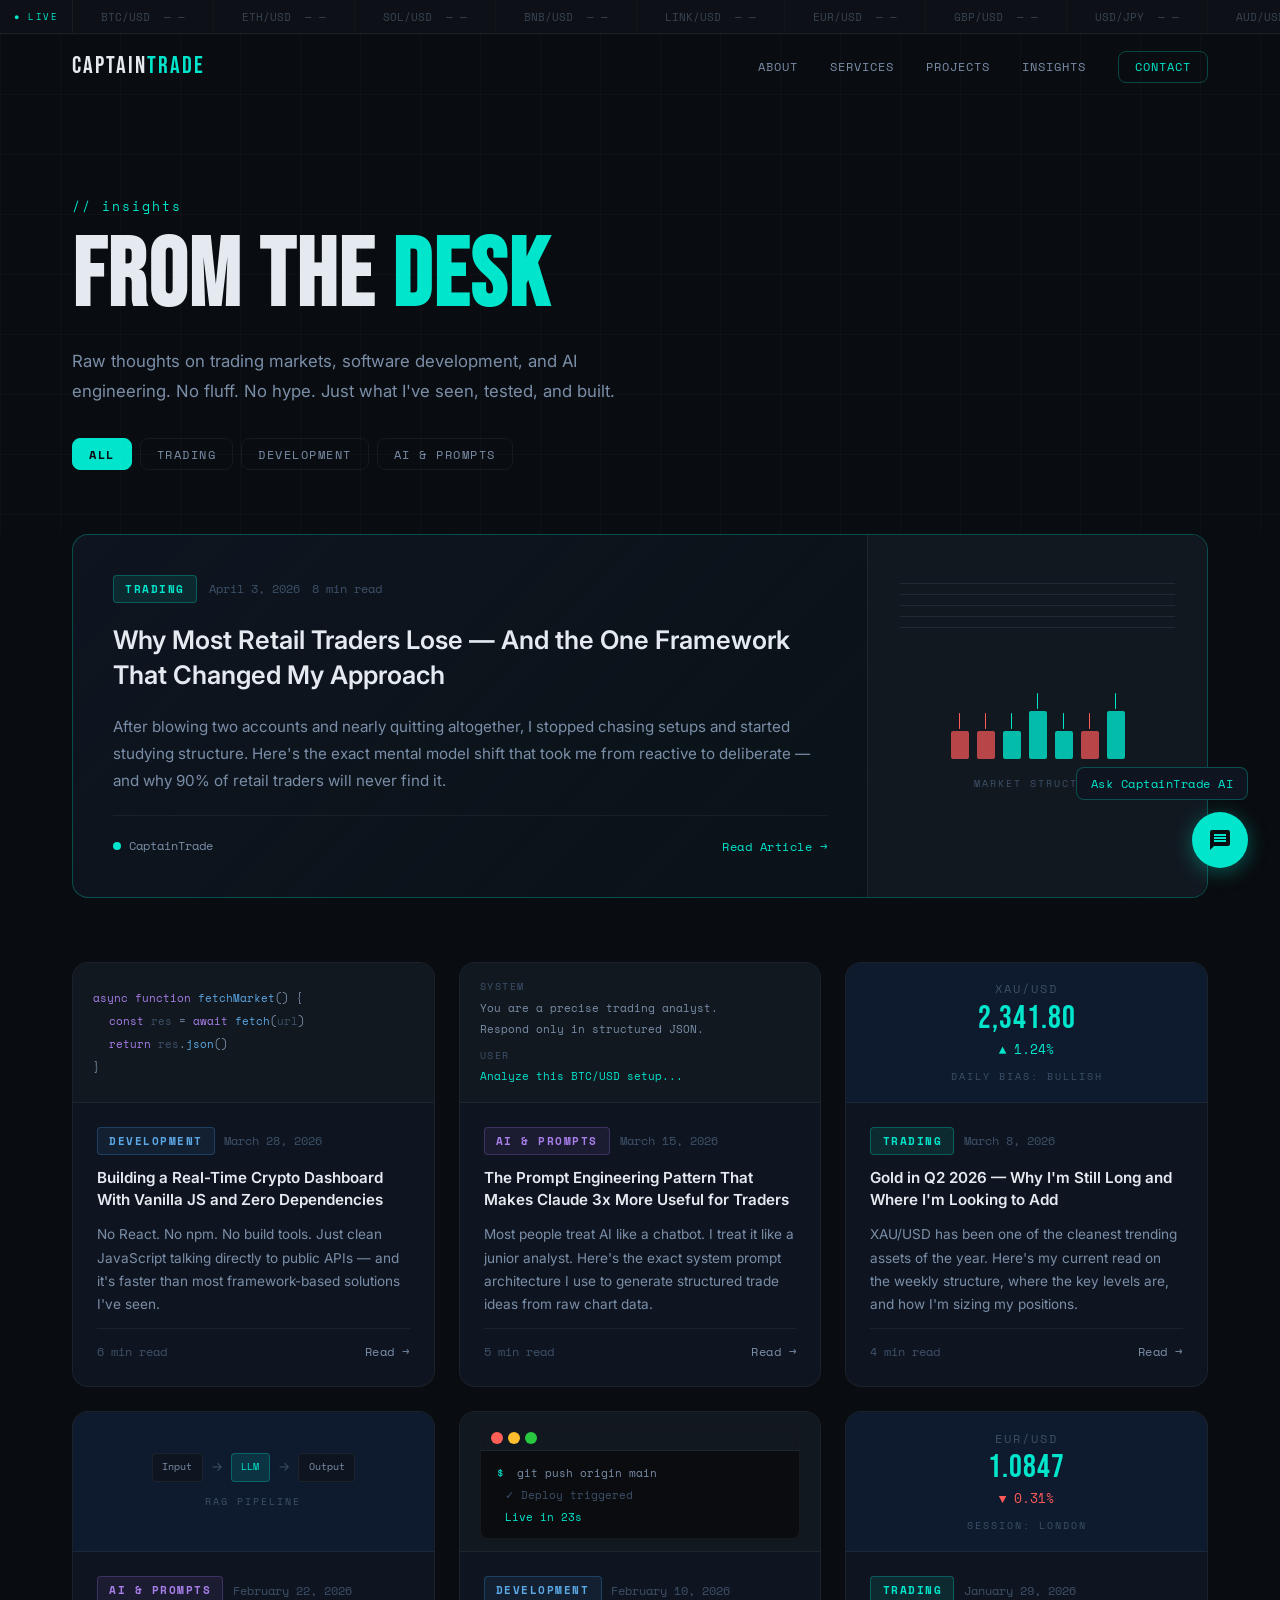
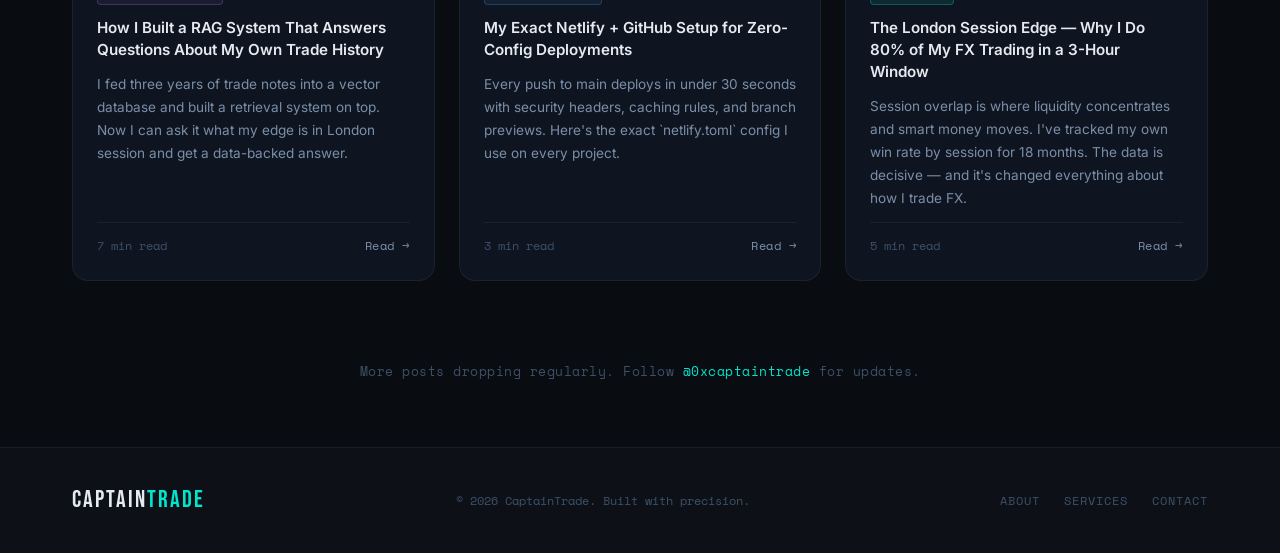
<file: blog.html>
<!DOCTYPE html>
<html lang="en">
<head>
  <meta charset="UTF-8" />
  <meta name="viewport" content="width=device-width, initial-scale=1.0" />
  <title>Insights — CaptainTrade | Trading · Dev · AI</title>
  <meta name="description" content="Raw insights from the desk of CaptainTrade — market analysis, dev breakdowns, and AI engineering notes." />
  <meta name="author" content="CaptainTrade" />
  <meta name="robots" content="index, follow" />
  <link rel="canonical" href="https://captaintrade.netlify.app/blog" />

  <!-- Open Graph -->
  <meta property="og:type" content="website" />
  <meta property="og:url" content="https://captaintrade.netlify.app/blog" />
  <meta property="og:title" content="Insights — CaptainTrade" />
  <meta property="og:description" content="Trading analysis, dev breakdowns, and AI engineering notes from CaptainTrade." />
  <meta property="og:image" content="assets/images/pfp.jpg" />

  <!-- Twitter Card -->
  <meta name="twitter:card" content="summary_large_image" />
  <meta name="twitter:site" content="@0xcaptaintrade" />
  <meta name="twitter:title" content="Insights — CaptainTrade" />
  <meta name="twitter:description" content="Trading analysis, dev breakdowns, and AI engineering notes." />
  <meta name="twitter:image" content="assets/images/pfp.jpg" />

  <link rel="icon" type="image/x-icon" href="favicon.ico" />
  <link rel="preconnect" href="https://fonts.googleapis.com" />
  <link rel="preconnect" href="https://fonts.gstatic.com" crossorigin />
  <link href="https://fonts.googleapis.com/css2?family=Space+Mono:ital,wght@0,400;0,700;1,400&family=Bebas+Neue&family=Inter:wght@300;400;500;600&display=swap" rel="stylesheet" />
  <link rel="stylesheet" href="css/style.css" />
  <link rel="stylesheet" href="css/widget.css" />
  <link rel="stylesheet" href="css/blog.css" />
  <script defer src="https://cloud.umami.is/script.js" data-website-id="2ce75c90-7c07-4712-918e-8b6c8e7820a1"></script>
</head>
<body>

  <!-- ========== TICKER ========== -->
  <div class="ticker-wrapper">
    <div class="ticker-track" id="tickerTrack">
      <span class="tick" id="t-BTC">BTC/USD &nbsp;— —</span>
      <span class="tick" id="t-ETH">ETH/USD &nbsp;— —</span>
      <span class="tick" id="t-SOL">SOL/USD &nbsp;— —</span>
      <span class="tick" id="t-BNB">BNB/USD &nbsp;— —</span>
      <span class="tick" id="t-LINK">LINK/USD &nbsp;— —</span>
      <span class="tick" id="t-EUR">EUR/USD &nbsp;— —</span>
      <span class="tick" id="t-GBP">GBP/USD &nbsp;— —</span>
      <span class="tick" id="t-JPY">USD/JPY &nbsp;— —</span>
      <span class="tick" id="t-AUD">AUD/USD &nbsp;— —</span>
      <span class="tick" id="t-XAU">XAU/USD &nbsp;— —</span>
      <span class="tick" id="t-BTC2">BTC/USD &nbsp;— —</span>
      <span class="tick" id="t-ETH2">ETH/USD &nbsp;— —</span>
      <span class="tick" id="t-SOL2">SOL/USD &nbsp;— —</span>
      <span class="tick" id="t-BNB2">BNB/USD &nbsp;— —</span>
      <span class="tick" id="t-LINK2">LINK/USD &nbsp;— —</span>
      <span class="tick" id="t-EUR2">EUR/USD &nbsp;— —</span>
      <span class="tick" id="t-GBP2">GBP/USD &nbsp;— —</span>
      <span class="tick" id="t-JPY2">USD/JPY &nbsp;— —</span>
      <span class="tick" id="t-AUD2">AUD/USD &nbsp;— —</span>
      <span class="tick" id="t-XAU2">XAU/USD &nbsp;— —</span>
    </div>
  </div>

  <!-- ========== NAVBAR ========== -->
  <nav id="navbar" class="scrolled">
    <div class="nav-inner">
      <a href="index.html" class="nav-logo">CAPTAIN<span>TRADE</span></a>
      <ul class="nav-links">
        <li><a href="index.html#about">About</a></li>
        <li><a href="index.html#services">Services</a></li>
        <li><a href="index.html#projects">Projects</a></li>
        <li><a href="blog.html" style="color: var(--accent);">Insights</a></li>
        <li><a href="index.html#contact" class="nav-cta">Contact</a></li>
      </ul>
      <button class="burger" id="burger" aria-label="Toggle menu">
        <span></span><span></span><span></span>
      </button>
    </div>
  </nav>

  <!-- Mobile Menu -->
  <div class="mobile-menu" id="mobileMenu">
    <ul>
      <li><a href="index.html#about" class="mob-link">About</a></li>
      <li><a href="index.html#services" class="mob-link">Services</a></li>
      <li><a href="index.html#projects" class="mob-link">Projects</a></li>
      <li><a href="blog.html" class="mob-link">Insights</a></li>
      <li><a href="index.html#contact" class="mob-link">Contact</a></li>
    </ul>
  </div>

  <!-- ========== BLOG HERO ========== -->
  <section class="blog-hero">
    <div class="blog-hero-bg"></div>
    <div class="container">
      <div class="blog-hero-inner">
        <p class="section-label">// insights</p>
        <h1 class="blog-hero-title">From the <span class="accent">Desk</span></h1>
        <p class="blog-hero-sub">Raw thoughts on trading markets, software development, and AI engineering. No fluff. No hype. Just what I've seen, tested, and built.</p>
        <div class="blog-tags-filter">
          <button class="btag active" data-filter="all">All</button>
          <button class="btag" data-filter="trading">Trading</button>
          <button class="btag" data-filter="dev">Development</button>
          <button class="btag" data-filter="ai">AI & Prompts</button>
        </div>
      </div>
    </div>
  </section>

  <!-- ========== FEATURED POST ========== -->
  <section class="blog-featured">
    <div class="container">
      <div class="featured-post-card" data-category="trading">
        <div class="fp-left">
          <div class="fp-meta">
            <span class="post-tag trading-tag">Trading</span>
            <span class="post-date">April 3, 2026</span>
            <span class="post-read">8 min read</span>
          </div>
          <h2 class="fp-title">Why Most Retail Traders Lose — And the One Framework That Changed My Approach</h2>
          <p class="fp-excerpt">
            After blowing two accounts and nearly quitting altogether, I stopped chasing setups and started studying structure. Here's the exact mental model shift that took me from reactive to deliberate — and why 90% of retail traders will never find it.
          </p>
          <div class="fp-footer">
            <div class="fp-author">
              <div class="author-dot"></div>
              <span>CaptainTrade</span>
            </div>
            <a href="blog/why-retail-traders-lose.html" class="post-read-link accent">Read Article →</a>
          </div>
        </div>
        <div class="fp-right">
          <div class="fp-visual trading-visual">
            <div class="chart-lines">
              <div class="cl cl1"></div>
              <div class="cl cl2"></div>
              <div class="cl cl3"></div>
              <div class="cl cl4"></div>
              <div class="cl cl5"></div>
            </div>
            <div class="chart-candles">
              <div class="candle red"><div class="wick"></div><div class="body"></div></div>
              <div class="candle red"><div class="wick"></div><div class="body"></div></div>
              <div class="candle green"><div class="wick"></div><div class="body"></div></div>
              <div class="candle green"><div class="wick"></div><div class="body tall"></div></div>
              <div class="candle green"><div class="wick"></div><div class="body"></div></div>
              <div class="candle red"><div class="wick"></div><div class="body"></div></div>
              <div class="candle green"><div class="wick"></div><div class="body tall"></div></div>
            </div>
            <div class="fp-visual-label">MARKET STRUCTURE</div>
          </div>
        </div>
      </div>
    </div>
  </section>

  <!-- ========== POST GRID ========== -->
  <section class="blog-grid-section">
    <div class="container">
      <div class="blog-grid" id="blogGrid">

        <!-- POST 1 — Dev -->
        <article class="post-card" data-category="dev">
          <div class="post-visual dev-visual">
            <div class="code-lines">
              <div class="code-line"><span class="cl-kw">async function</span> <span class="cl-fn">fetchMarket</span><span class="cl-px">()</span> <span class="cl-px">{</span></div>
              <div class="code-line pl"><span class="cl-kw">const</span> res <span class="cl-px">=</span> <span class="cl-kw">await</span> <span class="cl-fn">fetch</span><span class="cl-px">(</span>url<span class="cl-px">)</span></div>
              <div class="code-line pl"><span class="cl-kw">return</span> res<span class="cl-px">.</span><span class="cl-fn">json</span><span class="cl-px">()</span></div>
              <div class="code-line"><span class="cl-px">}</span></div>
            </div>
          </div>
          <div class="post-content">
            <div class="post-meta">
              <span class="post-tag dev-tag">Development</span>
              <span class="post-date">March 28, 2026</span>
            </div>
            <h3 class="post-title">Building a Real-Time Crypto Dashboard With Vanilla JS and Zero Dependencies</h3>
            <p class="post-excerpt">No React. No npm. No build tools. Just clean JavaScript talking directly to public APIs — and it's faster than most framework-based solutions I've seen.</p>
            <div class="post-footer">
              <span class="post-read">6 min read</span>
              <a href="blog/crypto-dashboard-vanilla-js.html" class="post-read-link">Read →</a>
            </div>
          </div>
        </article>

        <!-- POST 2 — AI -->
        <article class="post-card" data-category="ai">
          <div class="post-visual ai-visual">
            <div class="prompt-block">
              <div class="prompt-line sys">SYSTEM</div>
              <div class="prompt-line">You are a precise trading analyst.</div>
              <div class="prompt-line">Respond only in structured JSON.</div>
              <div class="prompt-line sys mt">USER</div>
              <div class="prompt-line accent-text">Analyze this BTC/USD setup...</div>
            </div>
          </div>
          <div class="post-content">
            <div class="post-meta">
              <span class="post-tag ai-tag">AI & Prompts</span>
              <span class="post-date">March 15, 2026</span>
            </div>
            <h3 class="post-title">The Prompt Engineering Pattern That Makes Claude 3x More Useful for Traders</h3>
            <p class="post-excerpt">Most people treat AI like a chatbot. I treat it like a junior analyst. Here's the exact system prompt architecture I use to generate structured trade ideas from raw chart data.</p>
            <div class="post-footer">
              <span class="post-read">5 min read</span>
              <a href="blog/prompt-engineering-for-traders.html" class="post-read-link">Read →</a>
            </div>
          </div>
        </article>

        <!-- POST 3 — Trading -->
        <article class="post-card" data-category="trading">
          <div class="post-visual trading-visual-sm">
            <div class="pair-display">
              <div class="pair-name">XAU/USD</div>
              <div class="pair-price accent">2,341.80</div>
              <div class="pair-change up">▲ 1.24%</div>
              <div class="pair-label">DAILY BIAS: BULLISH</div>
            </div>
          </div>
          <div class="post-content">
            <div class="post-meta">
              <span class="post-tag trading-tag">Trading</span>
              <span class="post-date">March 8, 2026</span>
            </div>
            <h3 class="post-title">Gold in Q2 2026 — Why I'm Still Long and Where I'm Looking to Add</h3>
            <p class="post-excerpt">XAU/USD has been one of the cleanest trending assets of the year. Here's my current read on the weekly structure, where the key levels are, and how I'm sizing my positions.</p>
            <div class="post-footer">
              <span class="post-read">4 min read</span>
              <a href="blog/gold-q2-2026-analysis.html" class="post-read-link">Read →</a>
            </div>
          </div>
        </article>

        <!-- POST 4 — AI -->
        <article class="post-card" data-category="ai">
          <div class="post-visual ai-visual-2">
            <div class="ai-nodes">
              <div class="ai-node">Input</div>
              <div class="ai-arrow">→</div>
              <div class="ai-node accent-node">LLM</div>
              <div class="ai-arrow">→</div>
              <div class="ai-node">Output</div>
            </div>
            <div class="ai-label">RAG PIPELINE</div>
          </div>
          <div class="post-content">
            <div class="post-meta">
              <span class="post-tag ai-tag">AI & Prompts</span>
              <span class="post-date">February 22, 2026</span>
            </div>
            <h3 class="post-title">How I Built a RAG System That Answers Questions About My Own Trade History</h3>
            <p class="post-excerpt">I fed three years of trade notes into a vector database and built a retrieval system on top. Now I can ask it what my edge is in London session and get a data-backed answer.</p>
            <div class="post-footer">
              <span class="post-read">7 min read</span>
              <a href="blog/rag-system-trade-history.html" class="post-read-link">Read →</a>
            </div>
          </div>
        </article>

        <!-- POST 5 — Dev -->
        <article class="post-card" data-category="dev">
          <div class="post-visual dev-visual-2">
            <div class="terminal-mini">
              <div class="tm-bar"><span class="tb-dot red"></span><span class="tb-dot yellow"></span><span class="tb-dot green"></span></div>
              <div class="tm-body">
                <div class="tm-line"><span class="t-prompt-m">$</span> git push origin main</div>
                <div class="tm-line out">✓ Deploy triggered</div>
                <div class="tm-line out accent-text">Live in 23s</div>
              </div>
            </div>
          </div>
          <div class="post-content">
            <div class="post-meta">
              <span class="post-tag dev-tag">Development</span>
              <span class="post-date">February 10, 2026</span>
            </div>
            <h3 class="post-title">My Exact Netlify + GitHub Setup for Zero-Config Deployments</h3>
            <p class="post-excerpt">Every push to main deploys in under 30 seconds with security headers, caching rules, and branch previews. Here's the exact `netlify.toml` config I use on every project.</p>
            <div class="post-footer">
              <span class="post-read">3 min read</span>
              <a href="blog/netlify-github-setup.html" class="post-read-link">Read →</a>
            </div>
          </div>
        </article>

        <!-- POST 6 — Trading -->
        <article class="post-card" data-category="trading">
          <div class="post-visual trading-visual-sm">
            <div class="pair-display">
              <div class="pair-name">EUR/USD</div>
              <div class="pair-price accent">1.0847</div>
              <div class="pair-change down">▼ 0.31%</div>
              <div class="pair-label">SESSION: LONDON</div>
            </div>
          </div>
          <div class="post-content">
            <div class="post-meta">
              <span class="post-tag trading-tag">Trading</span>
              <span class="post-date">January 29, 2026</span>
            </div>
            <h3 class="post-title">The London Session Edge — Why I Do 80% of My FX Trading in a 3-Hour Window</h3>
            <p class="post-excerpt">Session overlap is where liquidity concentrates and smart money moves. I've tracked my own win rate by session for 18 months. The data is decisive — and it's changed everything about how I trade FX.</p>
            <div class="post-footer">
              <span class="post-read">5 min read</span>
              <a href="blog/london-session-edge.html" class="post-read-link">Read →</a>
            </div>
          </div>
        </article>

      </div>

      <!-- Empty state (hidden by default, shown when filter has no results) -->
      <div class="blog-empty hidden" id="blogEmpty">
        <p>No posts in this category yet. Check back soon.</p>
      </div>

      <!-- Coming soon nudge -->
      <div class="blog-more">
        <p class="blog-more-text">More posts dropping regularly. Follow <a href="https://twitter.com/0xcaptaintrade" target="_blank" class="accent">@0xcaptaintrade</a> for updates.</p>
      </div>
    </div>
  </section>

  <!-- ========== FOOTER ========== -->
  <footer class="footer">
    <div class="container">
      <div class="footer-inner">
        <a href="index.html" class="nav-logo">CAPTAIN<span>TRADE</span></a>
        <p class="footer-copy">© 2026 CaptainTrade. Built with precision.</p>
        <div class="footer-links">
          <a href="index.html#about">About</a>
          <a href="index.html#services">Services</a>
          <a href="index.html#contact">Contact</a>
        </div>
      </div>
    </div>
  </footer>

  <script src="js/main.js" defer></script>
  <script src="js/blog.js" defer></script>
  <script src="js/widget.js" defer></script>
</body>
</html>
</file>
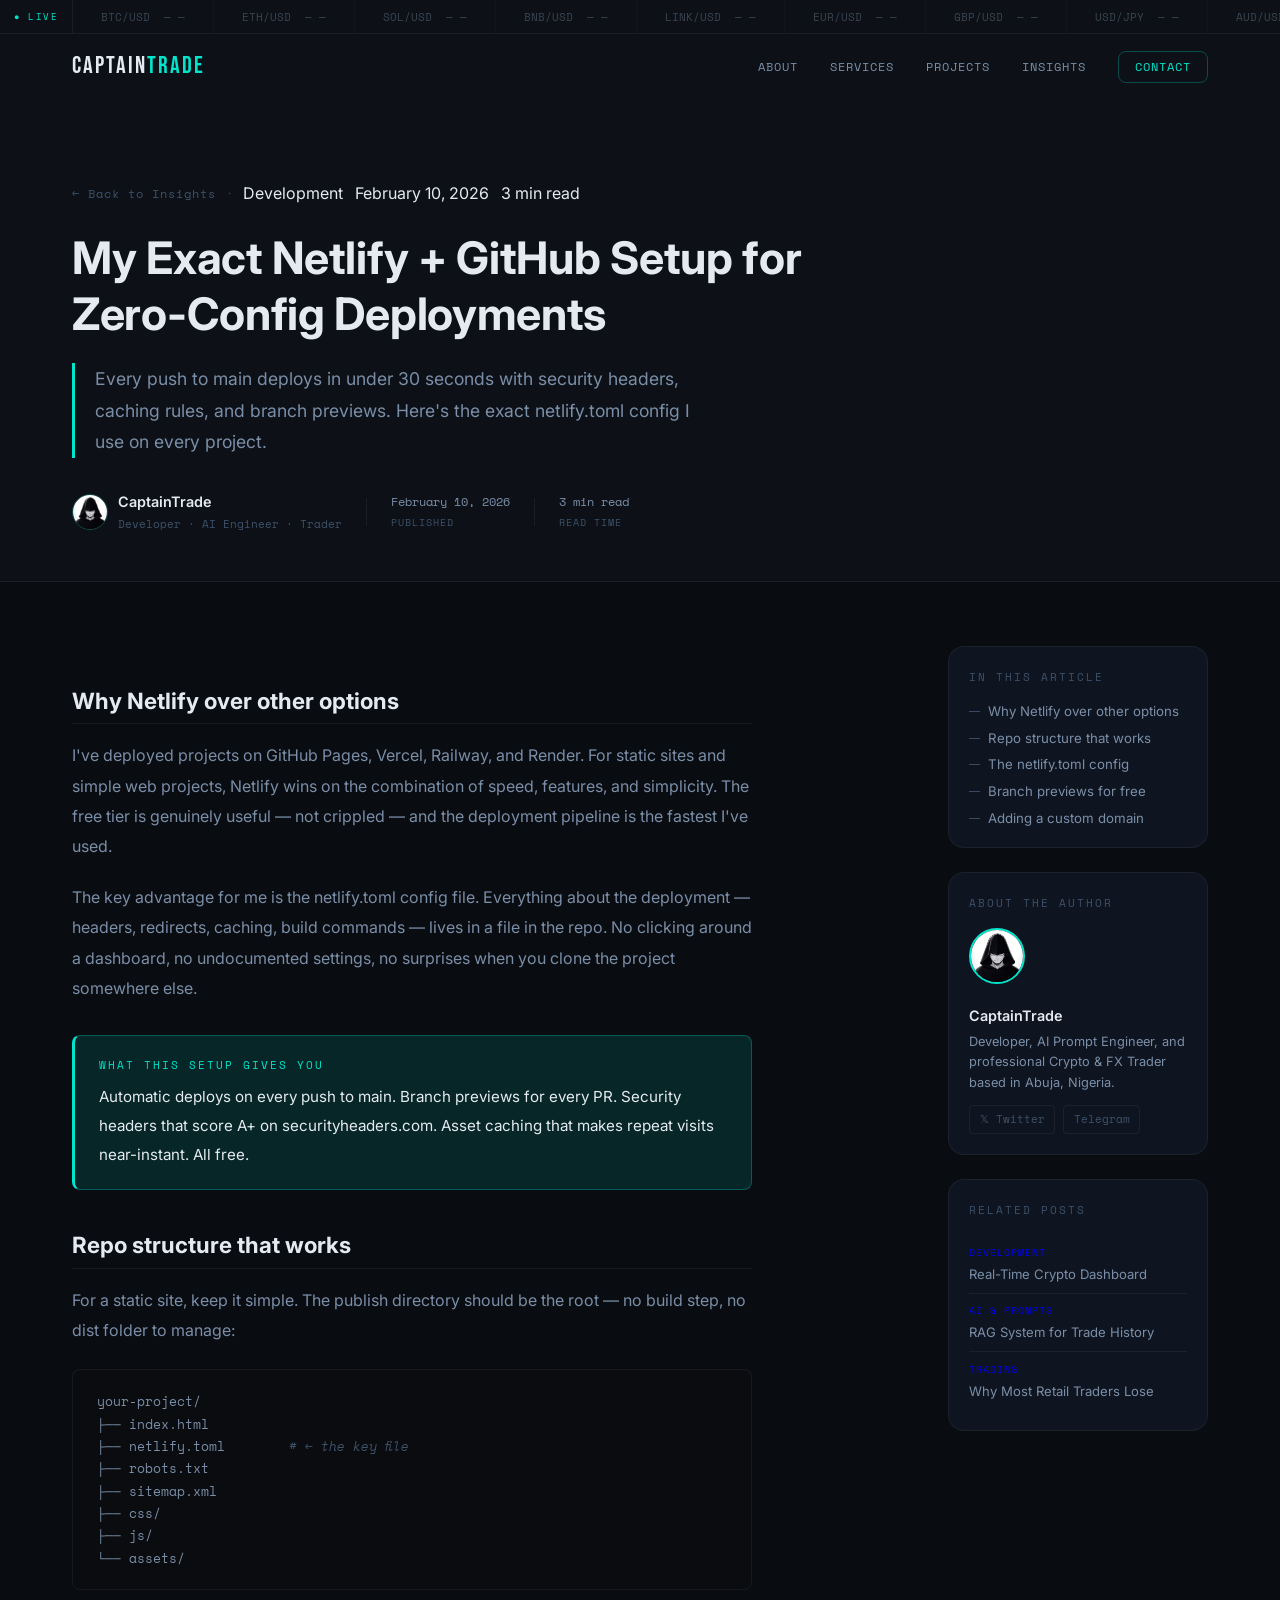
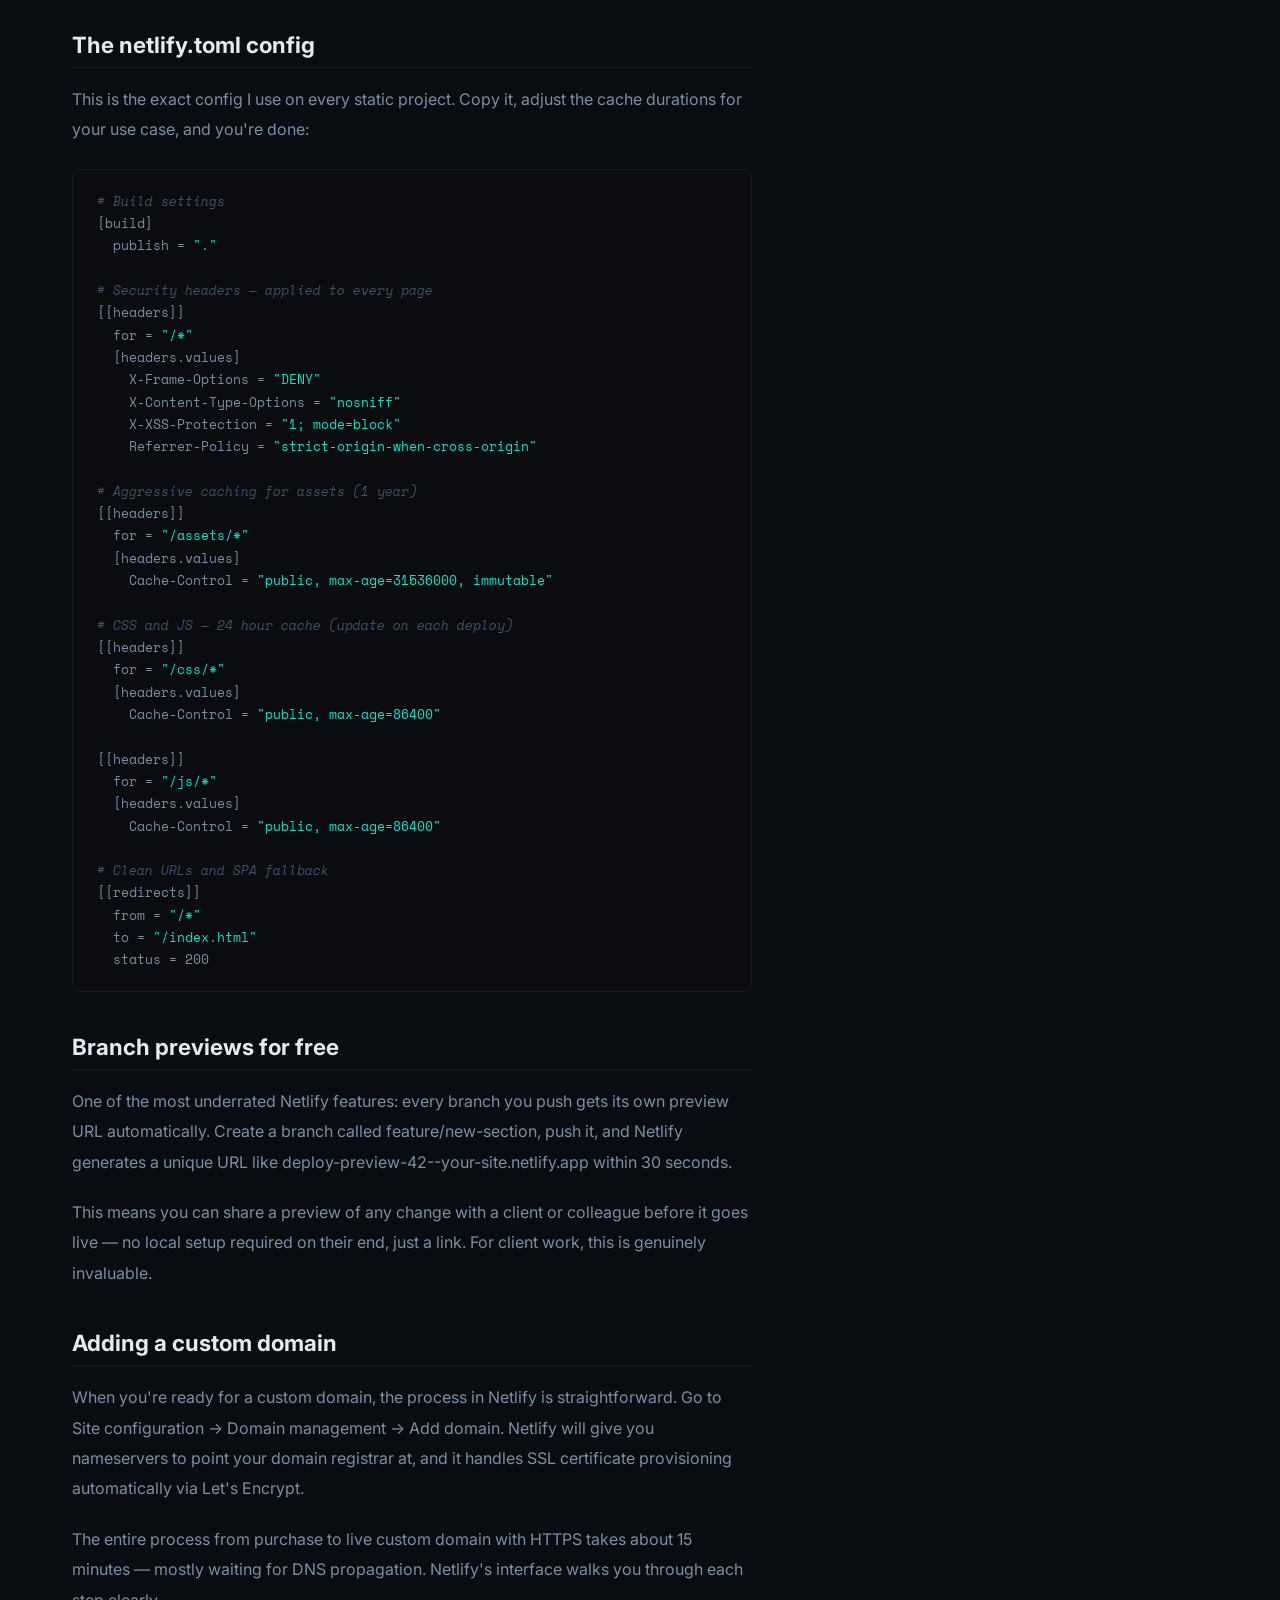
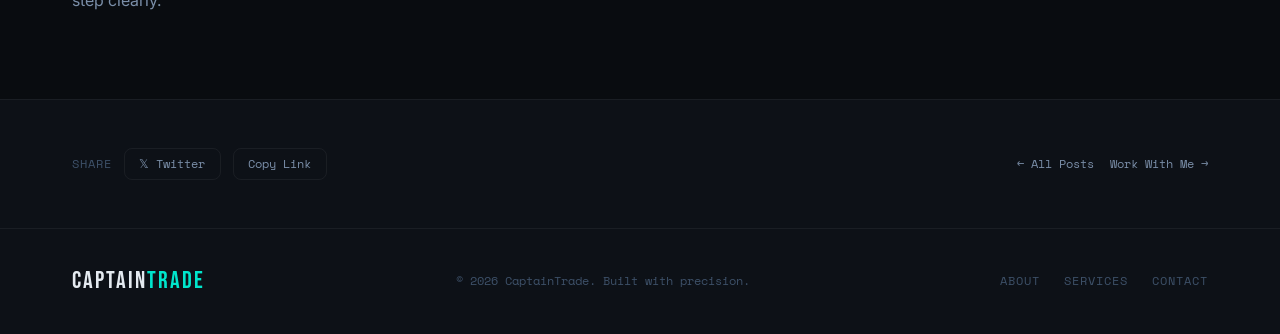
<file: netlify-github-setup.html>
<!DOCTYPE html>
<html lang="en">
<head>
  <meta charset="UTF-8" />
  <meta name="viewport" content="width=device-width, initial-scale=1.0" />
  <title>My Exact Netlify + GitHub Setup for Zero-Config Deployments — CaptainTrade</title>
  <meta name="description" content="Every push to main deploys in under 30 seconds with security headers, caching rules, and branch previews. Here's the exact netlify.toml config I use on every project." />
  <meta name="author" content="CaptainTrade" />
  <meta property="og:title" content="My Exact Netlify + GitHub Setup for Zero-Config Deployments" />
  <meta property="og:description" content="Every push to main deploys in under 30 seconds with security headers, caching rules, and branch previews. Here's the exact netlify.toml config I use on every project." />
  <meta property="og:image" content="../assets/images/pfp.jpg" />
  <meta property="og:type" content="article" />
  <meta name="twitter:card" content="summary_large_image" />
  <meta name="twitter:creator" content="@0xcaptaintrade" />
  <link rel="canonical" href="https://captaintrade.netlify.app/blog/netlify-github-setup" />
  <link rel="icon" type="image/x-icon" href="../favicon.ico" />
  <link rel="preconnect" href="https://fonts.googleapis.com" />
  <link rel="preconnect" href="https://fonts.gstatic.com" crossorigin />
  <link href="https://fonts.googleapis.com/css2?family=Space+Mono:ital,wght@0,400;0,700;1,400&family=Bebas+Neue&family=Inter:wght@300;400;500;600&display=swap" rel="stylesheet" />
  <link rel="stylesheet" href="../css/style.css" />
  <link rel="stylesheet" href="../css/post.css" />
</head>
<body class="post-page">

  <div class="reading-progress" id="readingProgress"></div>

  <!-- TICKER -->
  <div class="ticker-wrapper">
    <div class="ticker-track" id="tickerTrack">
      <span class="tick" id="t-BTC">BTC/USD &nbsp;— —</span>
      <span class="tick" id="t-ETH">ETH/USD &nbsp;— —</span>
      <span class="tick" id="t-SOL">SOL/USD &nbsp;— —</span>
      <span class="tick" id="t-BNB">BNB/USD &nbsp;— —</span>
      <span class="tick" id="t-LINK">LINK/USD &nbsp;— —</span>
      <span class="tick" id="t-EUR">EUR/USD &nbsp;— —</span>
      <span class="tick" id="t-GBP">GBP/USD &nbsp;— —</span>
      <span class="tick" id="t-JPY">USD/JPY &nbsp;— —</span>
      <span class="tick" id="t-AUD">AUD/USD &nbsp;— —</span>
      <span class="tick" id="t-XAU">XAU/USD &nbsp;— —</span>
      <span class="tick" id="t-BTC2">BTC/USD &nbsp;— —</span>
      <span class="tick" id="t-ETH2">ETH/USD &nbsp;— —</span>
      <span class="tick" id="t-SOL2">SOL/USD &nbsp;— —</span>
      <span class="tick" id="t-BNB2">BNB/USD &nbsp;— —</span>
      <span class="tick" id="t-LINK2">LINK/USD &nbsp;— —</span>
      <span class="tick" id="t-EUR2">EUR/USD &nbsp;— —</span>
      <span class="tick" id="t-GBP2">GBP/USD &nbsp;— —</span>
      <span class="tick" id="t-JPY2">USD/JPY &nbsp;— —</span>
      <span class="tick" id="t-AUD2">AUD/USD &nbsp;— —</span>
      <span class="tick" id="t-XAU2">XAU/USD &nbsp;— —</span>
    </div>
  </div>

  <!-- NAVBAR -->
  <nav id="navbar" class="scrolled">
    <div class="nav-inner">
      <a href="../index.html" class="nav-logo">CAPTAIN<span>TRADE</span></a>
      <ul class="nav-links">
        <li><a href="../index.html#about">About</a></li>
        <li><a href="../index.html#services">Services</a></li>
        <li><a href="../index.html#projects">Projects</a></li>
        <li><a href="../blog.html" style="color:var(--accent)">Insights</a></li>
        <li><a href="../index.html#contact" class="nav-cta">Contact</a></li>
      </ul>
      <button class="burger" id="burger" aria-label="Toggle menu">
        <span></span><span></span><span></span>
      </button>
    </div>
  </nav>

  <div class="mobile-menu" id="mobileMenu">
    <ul>
      <li><a href="../index.html#about" class="mob-link">About</a></li>
      <li><a href="../index.html#services" class="mob-link">Services</a></li>
      <li><a href="../blog.html" class="mob-link">Insights</a></li>
      <li><a href="../index.html#contact" class="mob-link">Contact</a></li>
    </ul>
  </div>

  <!-- POST HERO -->
  <section class="post-hero">
    <div class="container">
      <div class="post-hero-inner">
        <div class="post-hero-meta">
          <a href="../blog.html" class="post-back">← Back to Insights</a>
          <span class="post-back-sep">·</span>
          <span class="post-tag dev-tag">Development</span>
          <span class="post-date">February 10, 2026</span>
          <span class="post-read">3 min read</span>
        </div>
        <h1 class="post-hero-title">My Exact Netlify + GitHub Setup for Zero-Config Deployments</h1>
        <p class="post-hero-excerpt">Every push to main deploys in under 30 seconds with security headers, caching rules, and branch previews. Here's the exact netlify.toml config I use on every project.</p>
        <div class="post-hero-byline">
          <div class="byline-author">
            <img src="../assets/images/pfp.jpg" alt="CaptainTrade" class="byline-avatar" />
            <div>
              <div class="byline-name">CaptainTrade</div>
              <span class="byline-role">Developer · AI Engineer · Trader</span>
            </div>
          </div>
          <div class="byline-divider"></div>
          <div class="byline-stat">
            <span class="byline-stat-val">February 10, 2026</span>
            <span class="byline-stat-key">Published</span>
          </div>
          <div class="byline-divider"></div>
          <div class="byline-stat">
            <span class="byline-stat-val">3 min read</span>
            <span class="byline-stat-key">Read time</span>
          </div>
        </div>
      </div>
    </div>
  </section>

  <!-- POST LAYOUT -->
  <div class="container">
    <div class="post-layout">

      <!-- BODY -->
      <article class="post-body">
        <h2 id="why-netlify">Why Netlify over other options</h2>
        <p>I've deployed projects on GitHub Pages, Vercel, Railway, and Render. For static sites and simple web projects, Netlify wins on the combination of speed, features, and simplicity. The free tier is genuinely useful — not crippled — and the deployment pipeline is the fastest I've used.</p>
        <p>The key advantage for me is the netlify.toml config file. Everything about the deployment — headers, redirects, caching, build commands — lives in a file in the repo. No clicking around a dashboard, no undocumented settings, no surprises when you clone the project somewhere else.</p>

        <div class="callout">
          <span class="callout-label">What this setup gives you</span>
          <p>Automatic deploys on every push to main. Branch previews for every PR. Security headers that score A+ on securityheaders.com. Asset caching that makes repeat visits near-instant. All free.</p>
        </div>

        <h2 id="repo-structure">Repo structure that works</h2>
        <p>For a static site, keep it simple. The publish directory should be the root — no build step, no dist folder to manage:</p>

        <div class="code-block"><pre>your-project/
├── index.html
├── netlify.toml        <span class="cm"># ← the key file</span>
├── robots.txt
├── sitemap.xml
├── css/
├── js/
└── assets/</pre></div>

        <h2 id="netlify-config">The netlify.toml config</h2>
        <p>This is the exact config I use on every static project. Copy it, adjust the cache durations for your use case, and you're done:</p>

        <div class="code-block"><pre><span class="cm"># Build settings</span>
[build]
  publish = <span class="str">"."</span>

<span class="cm"># Security headers — applied to every page</span>
[[headers]]
  for = <span class="str">"/*"</span>
  [headers.values]
    X-Frame-Options = <span class="str">"DENY"</span>
    X-Content-Type-Options = <span class="str">"nosniff"</span>
    X-XSS-Protection = <span class="str">"1; mode=block"</span>
    Referrer-Policy = <span class="str">"strict-origin-when-cross-origin"</span>

<span class="cm"># Aggressive caching for assets (1 year)</span>
[[headers]]
  for = <span class="str">"/assets/*"</span>
  [headers.values]
    Cache-Control = <span class="str">"public, max-age=31536000, immutable"</span>

<span class="cm"># CSS and JS — 24 hour cache (update on each deploy)</span>
[[headers]]
  for = <span class="str">"/css/*"</span>
  [headers.values]
    Cache-Control = <span class="str">"public, max-age=86400"</span>

[[headers]]
  for = <span class="str">"/js/*"</span>
  [headers.values]
    Cache-Control = <span class="str">"public, max-age=86400"</span>

<span class="cm"># Clean URLs and SPA fallback</span>
[[redirects]]
  from = <span class="str">"/*"</span>
  to = <span class="str">"/index.html"</span>
  status = 200</pre></div>

        <h2 id="branch-previews">Branch previews for free</h2>
        <p>One of the most underrated Netlify features: every branch you push gets its own preview URL automatically. Create a branch called feature/new-section, push it, and Netlify generates a unique URL like deploy-preview-42--your-site.netlify.app within 30 seconds.</p>
        <p>This means you can share a preview of any change with a client or colleague before it goes live — no local setup required on their end, just a link. For client work, this is genuinely invaluable.</p>

        <h2 id="custom-domain">Adding a custom domain</h2>
        <p>When you're ready for a custom domain, the process in Netlify is straightforward. Go to Site configuration → Domain management → Add domain. Netlify will give you nameservers to point your domain registrar at, and it handles SSL certificate provisioning automatically via Let's Encrypt.</p>
        <p>The entire process from purchase to live custom domain with HTTPS takes about 15 minutes — mostly waiting for DNS propagation. Netlify's interface walks you through each step clearly.</p>
      </article>

      <!-- SIDEBAR -->
      <aside class="post-sidebar">
        <div class="sidebar-card">
          <div class="sidebar-title">In this article</div>
          <ul class="toc-list">
            <li><a href="#why-netlify">Why Netlify over other options</a></li>
            <li><a href="#repo-structure">Repo structure that works</a></li>
            <li><a href="#netlify-config">The netlify.toml config</a></li>
            <li><a href="#branch-previews">Branch previews for free</a></li>
            <li><a href="#custom-domain">Adding a custom domain</a></li>
          </ul>
        </div>

        <div class="sidebar-card">
          <div class="sidebar-title">About the author</div>
          <img src="../assets/images/pfp.jpg" alt="CaptainTrade" class="author-card-img" />
          <div class="author-card-name">CaptainTrade</div>
          <p class="author-card-bio">Developer, AI Prompt Engineer, and professional Crypto & FX Trader based in Abuja, Nigeria.</p>
          <div class="author-socials">
            <a href="https://twitter.com/0xcaptaintrade" target="_blank" class="author-social-link">𝕏 Twitter</a>
            <a href="https://t.me/Captain_Trade1" target="_blank" class="author-social-link">Telegram</a>
          </div>
        </div>

        <div class="sidebar-card">
          <div class="sidebar-title">Related posts</div>
            <a href="crypto-dashboard-vanilla-js.html" class="related-post">
              <span class="related-tag dev-tag">Development</span>
              <span class="related-title">Real-Time Crypto Dashboard</span>
            </a>
            <a href="rag-system-trade-history.html" class="related-post">
              <span class="related-tag ai-tag">AI & Prompts</span>
              <span class="related-title">RAG System for Trade History</span>
            </a>
            <a href="why-retail-traders-lose.html" class="related-post">
              <span class="related-tag trading-tag">Trading</span>
              <span class="related-title">Why Most Retail Traders Lose</span>
            </a>
        </div>
      </aside>

    </div>
  </div>

  <!-- POST FOOTER -->
  <section class="post-footer-section">
    <div class="container">
      <div class="post-footer-inner">
        <div class="post-share">
          <span class="share-label">Share</span>
          <button class="share-btn" id="shareX">𝕏 Twitter</button>
          <button class="share-btn" id="shareCopy">Copy Link</button>
        </div>
        <div class="post-nav">
          <a href="../blog.html" class="post-nav-link">← All Posts</a>
          <a href="../index.html#contact" class="post-nav-link">Work With Me →</a>
        </div>
      </div>
    </div>
  </section>

  <!-- FOOTER -->
  <footer class="footer">
    <div class="container">
      <div class="footer-inner">
        <a href="../index.html" class="nav-logo">CAPTAIN<span>TRADE</span></a>
        <p class="footer-copy">© 2026 CaptainTrade. Built with precision.</p>
        <div class="footer-links">
          <a href="../index.html#about">About</a>
          <a href="../index.html#services">Services</a>
          <a href="../index.html#contact">Contact</a>
        </div>
      </div>
    </div>
  </footer>

  <script src="../js/main.js" defer></script>
  <script src="../js/post.js" defer></script>
</body>
</html>
</file>
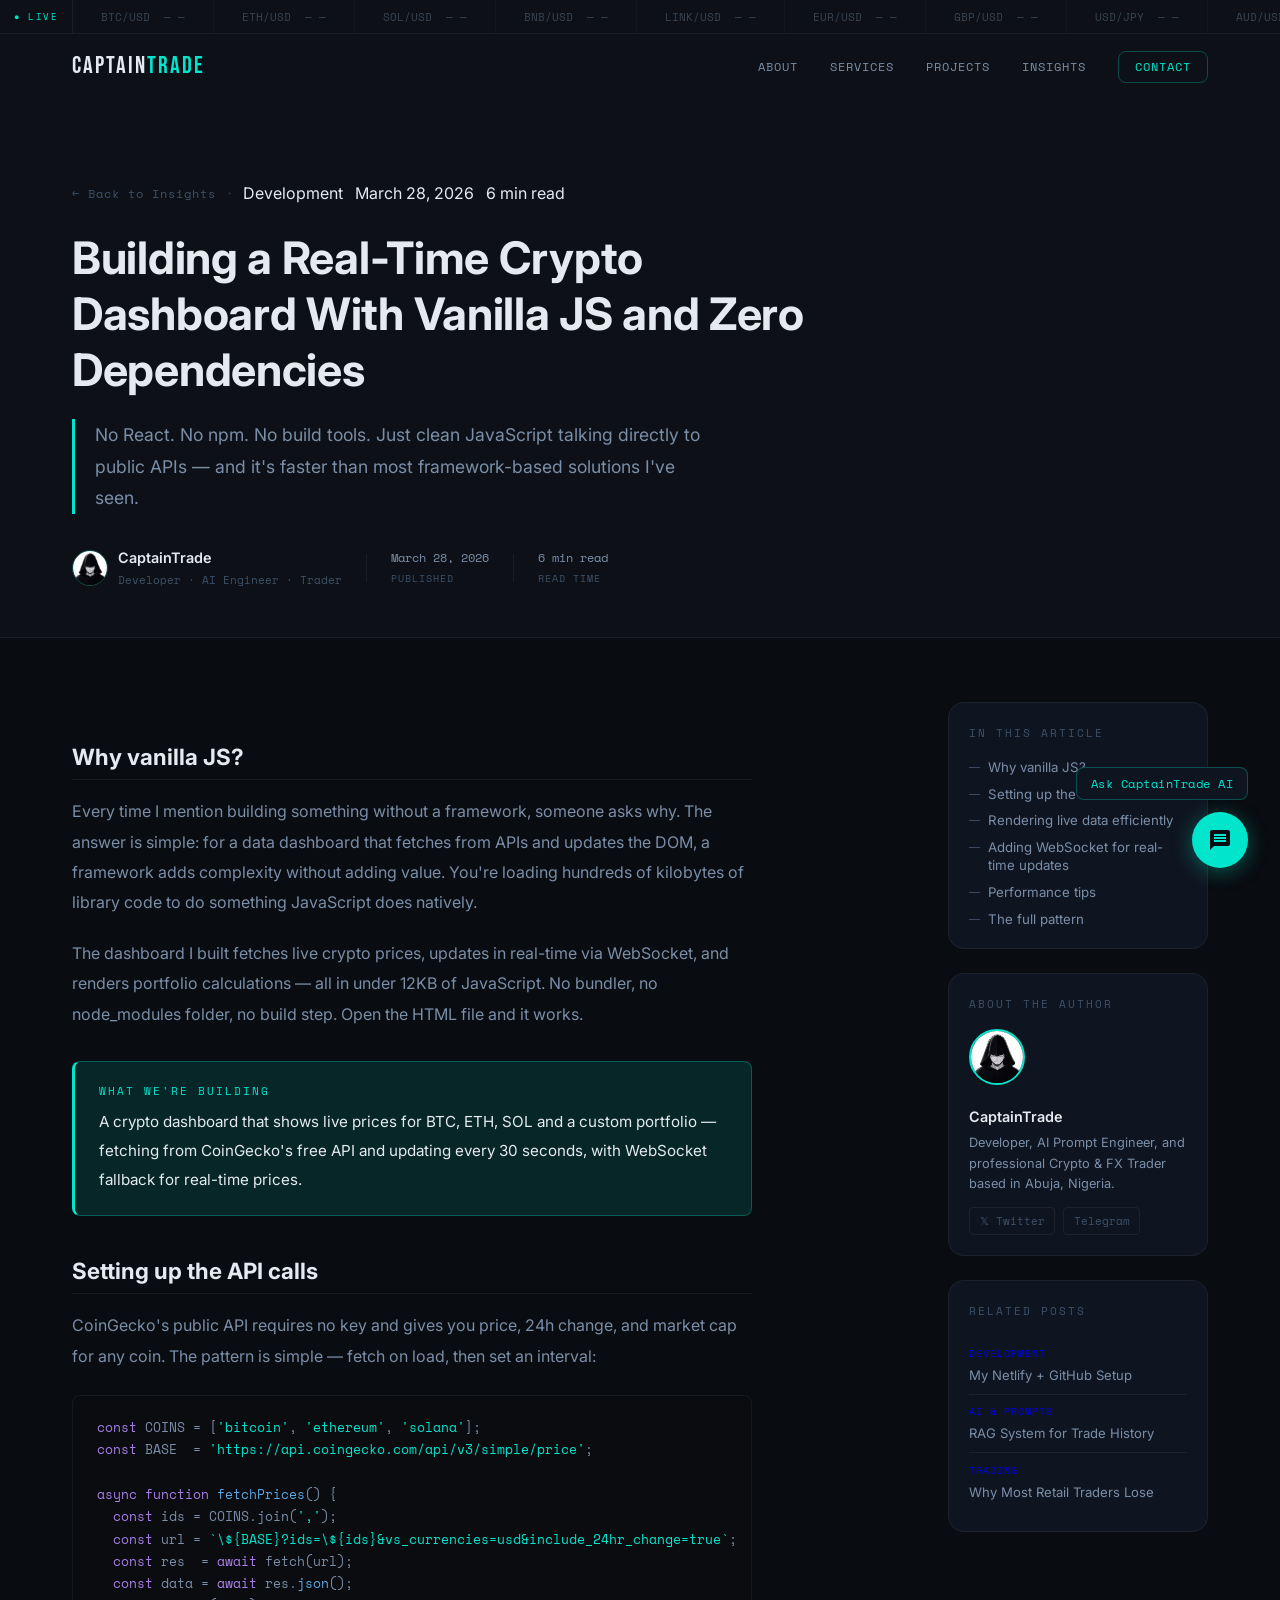
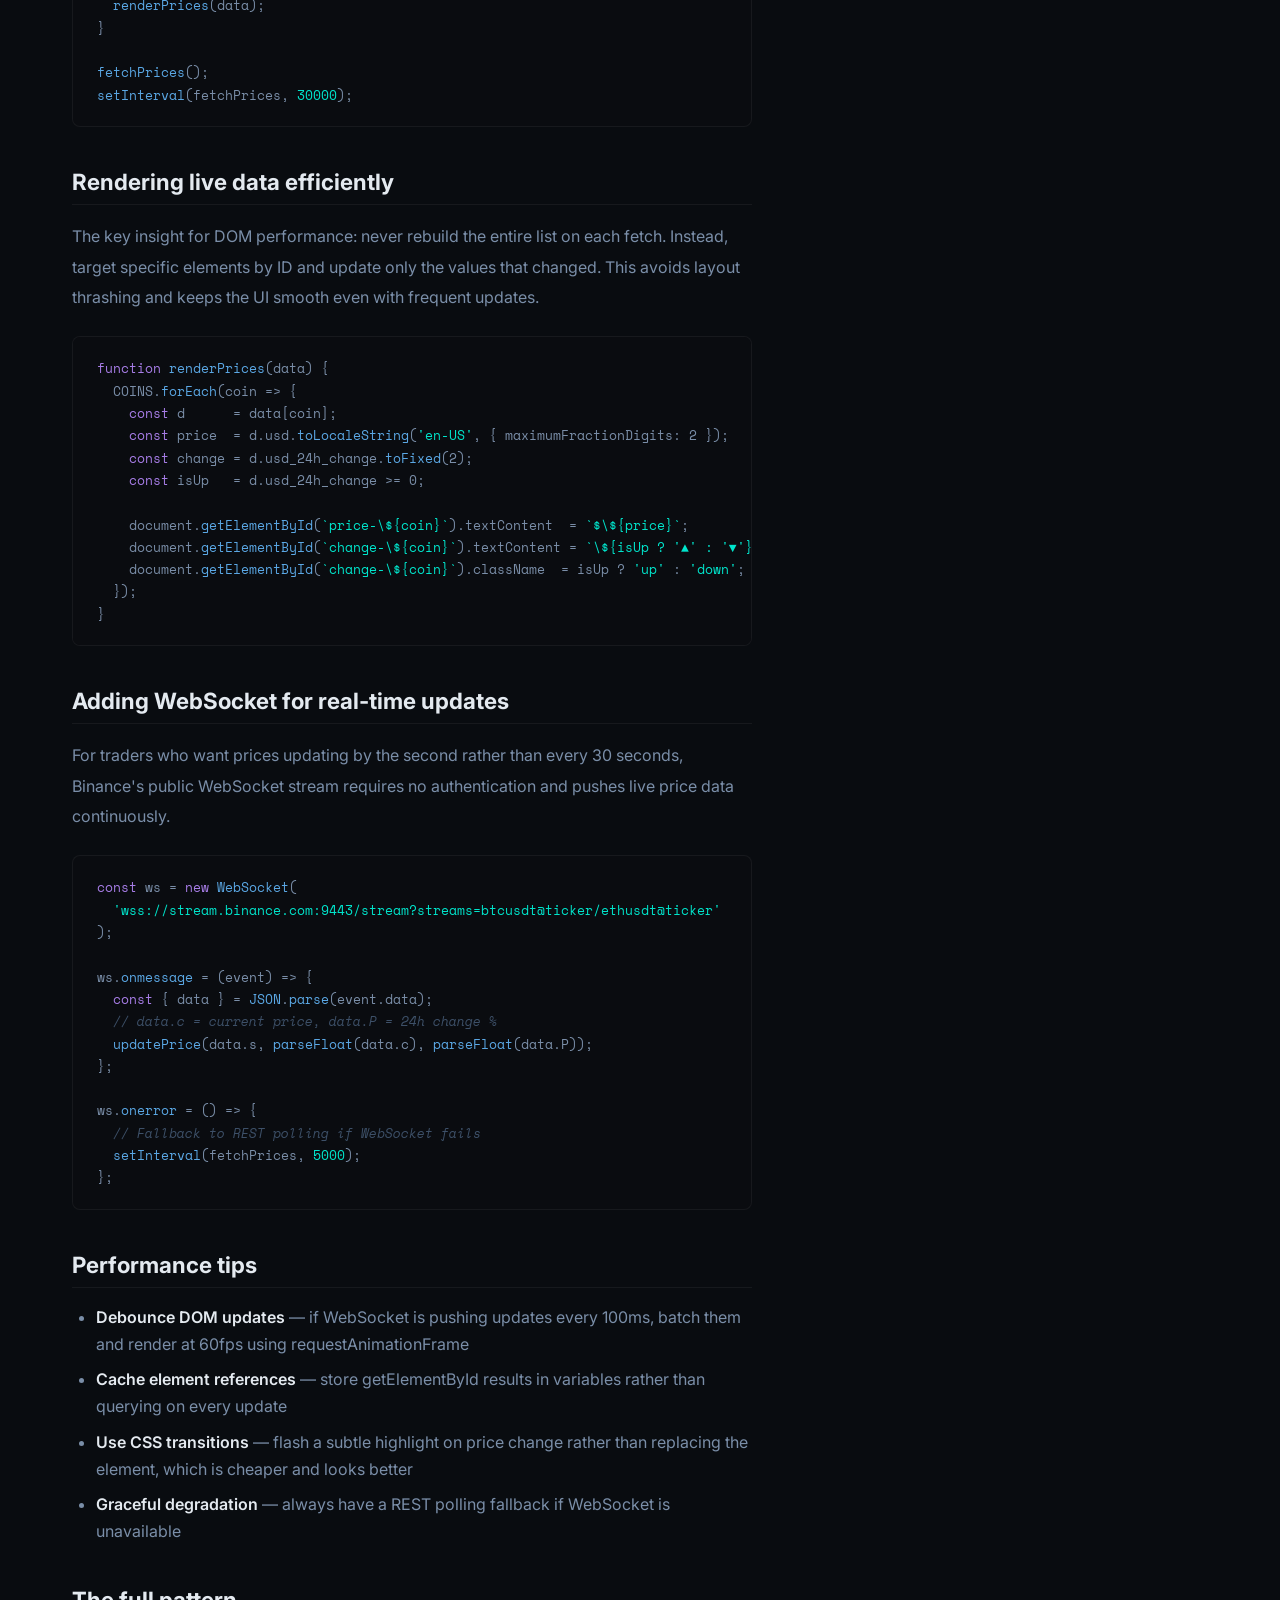
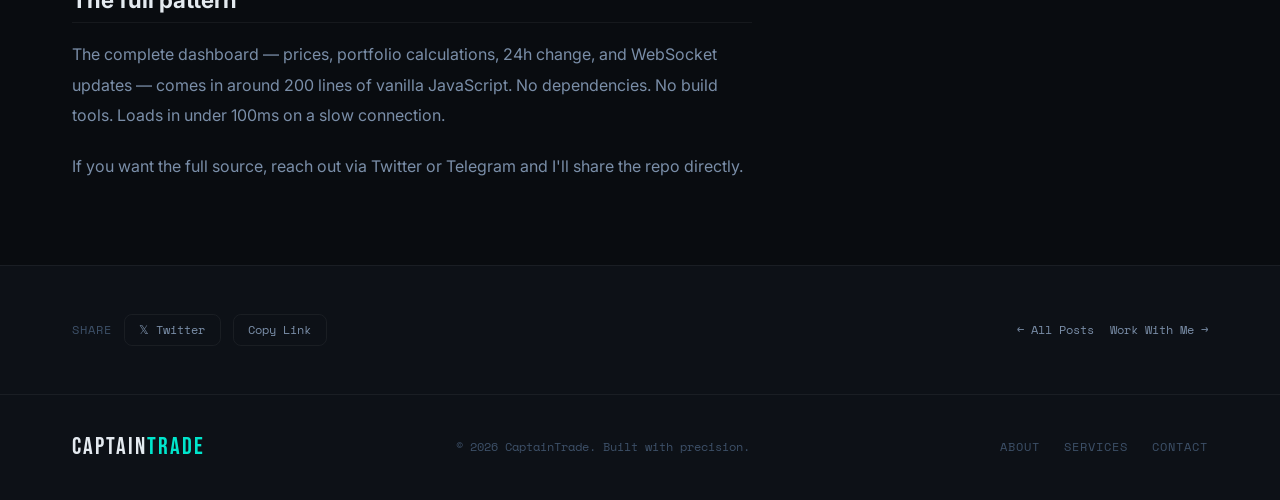
<file: blog/crypto-dashboard-vanilla-js.html>
<!DOCTYPE html>
<html lang="en">
<head>
  <meta charset="UTF-8" />
  <meta name="viewport" content="width=device-width, initial-scale=1.0" />
  <title>Building a Real-Time Crypto Dashboard With Vanilla JS and Zero Dependencies — CaptainTrade</title>
  <meta name="description" content="No React. No npm. No build tools. Just clean JavaScript talking directly to public APIs — and it's faster than most framework-based solutions I've seen." />
  <meta name="author" content="CaptainTrade" />
  <meta property="og:title" content="Building a Real-Time Crypto Dashboard With Vanilla JS and Zero Dependencies" />
  <meta property="og:description" content="No React. No npm. No build tools. Just clean JavaScript talking directly to public APIs — and it's faster than most framework-based solutions I've seen." />
  <meta property="og:image" content="../assets/images/pfp.jpg" />
  <meta property="og:type" content="article" />
  <meta name="twitter:card" content="summary_large_image" />
  <meta name="twitter:creator" content="@0xcaptaintrade" />
  <link rel="canonical" href="https://captaintrade.netlify.app/blog/crypto-dashboard-vanilla-js" />
  <link rel="icon" type="image/x-icon" href="../favicon.ico" />
  <link rel="preconnect" href="https://fonts.googleapis.com" />
  <link rel="preconnect" href="https://fonts.gstatic.com" crossorigin />
  <link href="https://fonts.googleapis.com/css2?family=Space+Mono:ital,wght@0,400;0,700;1,400&family=Bebas+Neue&family=Inter:wght@300;400;500;600&display=swap" rel="stylesheet" />
  <link rel="stylesheet" href="../css/style.css" />
  <link rel="stylesheet" href="../css/widget.css" />
  <link rel="stylesheet" href="../css/post.css" />
  <script defer src="https://cloud.umami.is/script.js" data-website-id="2ce75c90-7c07-4712-918e-8b6c8e7820a1"></script>
</head>
<body class="post-page">

  <div class="reading-progress" id="readingProgress"></div>

  <!-- TICKER -->
  <div class="ticker-wrapper">
    <div class="ticker-track" id="tickerTrack">
      <span class="tick" id="t-BTC">BTC/USD &nbsp;— —</span>
      <span class="tick" id="t-ETH">ETH/USD &nbsp;— —</span>
      <span class="tick" id="t-SOL">SOL/USD &nbsp;— —</span>
      <span class="tick" id="t-BNB">BNB/USD &nbsp;— —</span>
      <span class="tick" id="t-LINK">LINK/USD &nbsp;— —</span>
      <span class="tick" id="t-EUR">EUR/USD &nbsp;— —</span>
      <span class="tick" id="t-GBP">GBP/USD &nbsp;— —</span>
      <span class="tick" id="t-JPY">USD/JPY &nbsp;— —</span>
      <span class="tick" id="t-AUD">AUD/USD &nbsp;— —</span>
      <span class="tick" id="t-XAU">XAU/USD &nbsp;— —</span>
      <span class="tick" id="t-BTC2">BTC/USD &nbsp;— —</span>
      <span class="tick" id="t-ETH2">ETH/USD &nbsp;— —</span>
      <span class="tick" id="t-SOL2">SOL/USD &nbsp;— —</span>
      <span class="tick" id="t-BNB2">BNB/USD &nbsp;— —</span>
      <span class="tick" id="t-LINK2">LINK/USD &nbsp;— —</span>
      <span class="tick" id="t-EUR2">EUR/USD &nbsp;— —</span>
      <span class="tick" id="t-GBP2">GBP/USD &nbsp;— —</span>
      <span class="tick" id="t-JPY2">USD/JPY &nbsp;— —</span>
      <span class="tick" id="t-AUD2">AUD/USD &nbsp;— —</span>
      <span class="tick" id="t-XAU2">XAU/USD &nbsp;— —</span>
    </div>
  </div>

  <!-- NAVBAR -->
  <nav id="navbar" class="scrolled">
    <div class="nav-inner">
      <a href="../index.html" class="nav-logo">CAPTAIN<span>TRADE</span></a>
      <ul class="nav-links">
        <li><a href="../index.html#about">About</a></li>
        <li><a href="../index.html#services">Services</a></li>
        <li><a href="../index.html#projects">Projects</a></li>
        <li><a href="../blog.html" style="color:var(--accent)">Insights</a></li>
        <li><a href="../index.html#contact" class="nav-cta">Contact</a></li>
      </ul>
      <button class="burger" id="burger" aria-label="Toggle menu">
        <span></span><span></span><span></span>
      </button>
    </div>
  </nav>

  <div class="mobile-menu" id="mobileMenu">
    <ul>
      <li><a href="../index.html#about" class="mob-link">About</a></li>
      <li><a href="../index.html#services" class="mob-link">Services</a></li>
      <li><a href="../blog.html" class="mob-link">Insights</a></li>
      <li><a href="../index.html#contact" class="mob-link">Contact</a></li>
    </ul>
  </div>

  <!-- POST HERO -->
  <section class="post-hero">
    <div class="container">
      <div class="post-hero-inner">
        <div class="post-hero-meta">
          <a href="../blog.html" class="post-back">← Back to Insights</a>
          <span class="post-back-sep">·</span>
          <span class="post-tag dev-tag">Development</span>
          <span class="post-date">March 28, 2026</span>
          <span class="post-read">6 min read</span>
        </div>
        <h1 class="post-hero-title">Building a Real-Time Crypto Dashboard With Vanilla JS and Zero Dependencies</h1>
        <p class="post-hero-excerpt">No React. No npm. No build tools. Just clean JavaScript talking directly to public APIs — and it's faster than most framework-based solutions I've seen.</p>
        <div class="post-hero-byline">
          <div class="byline-author">
            <img src="../assets/images/pfp.jpg" alt="CaptainTrade" class="byline-avatar" />
            <div>
              <div class="byline-name">CaptainTrade</div>
              <span class="byline-role">Developer · AI Engineer · Trader</span>
            </div>
          </div>
          <div class="byline-divider"></div>
          <div class="byline-stat">
            <span class="byline-stat-val">March 28, 2026</span>
            <span class="byline-stat-key">Published</span>
          </div>
          <div class="byline-divider"></div>
          <div class="byline-stat">
            <span class="byline-stat-val">6 min read</span>
            <span class="byline-stat-key">Read time</span>
          </div>
        </div>
      </div>
    </div>
  </section>

  <!-- POST LAYOUT -->
  <div class="container">
    <div class="post-layout">

      <!-- BODY -->
      <article class="post-body">
        <h2 id="why-vanilla">Why vanilla JS?</h2>
        <p>Every time I mention building something without a framework, someone asks why. The answer is simple: for a data dashboard that fetches from APIs and updates the DOM, a framework adds complexity without adding value. You're loading hundreds of kilobytes of library code to do something JavaScript does natively.</p>
        <p>The dashboard I built fetches live crypto prices, updates in real-time via WebSocket, and renders portfolio calculations — all in under 12KB of JavaScript. No bundler, no node_modules folder, no build step. Open the HTML file and it works.</p>

        <div class="callout">
          <span class="callout-label">What we're building</span>
          <p>A crypto dashboard that shows live prices for BTC, ETH, SOL and a custom portfolio — fetching from CoinGecko's free API and updating every 30 seconds, with WebSocket fallback for real-time prices.</p>
        </div>

        <h2 id="api-setup">Setting up the API calls</h2>
        <p>CoinGecko's public API requires no key and gives you price, 24h change, and market cap for any coin. The pattern is simple — fetch on load, then set an interval:</p>

        <div class="code-block"><pre><span class="kw">const</span> COINS = [<span class="str">'bitcoin'</span>, <span class="str">'ethereum'</span>, <span class="str">'solana'</span>];
<span class="kw">const</span> BASE  = <span class="str">'https://api.coingecko.com/api/v3/simple/price'</span>;

<span class="kw">async function</span> <span class="fn">fetchPrices</span>() {
  <span class="kw">const</span> ids = COINS.join(<span class="str">','</span>);
  <span class="kw">const</span> url = <span class="str">`\${BASE}?ids=\${ids}&vs_currencies=usd&include_24hr_change=true`</span>;
  <span class="kw">const</span> res  = <span class="kw">await</span> fetch(url);
  <span class="kw">const</span> data = <span class="kw">await</span> res.<span class="fn">json</span>();
  <span class="fn">renderPrices</span>(data);
}

<span class="fn">fetchPrices</span>();
<span class="fn">setInterval</span>(fetchPrices, <span class="str">30000</span>);</pre></div>

        <h2 id="rendering">Rendering live data efficiently</h2>
        <p>The key insight for DOM performance: never rebuild the entire list on each fetch. Instead, target specific elements by ID and update only the values that changed. This avoids layout thrashing and keeps the UI smooth even with frequent updates.</p>

        <div class="code-block"><pre><span class="kw">function</span> <span class="fn">renderPrices</span>(data) {
  COINS.<span class="fn">forEach</span>(coin => {
    <span class="kw">const</span> d      = data[coin];
    <span class="kw">const</span> price  = d.usd.<span class="fn">toLocaleString</span>(<span class="str">'en-US'</span>, { maximumFractionDigits: 2 });
    <span class="kw">const</span> change = d.usd_24h_change.<span class="fn">toFixed</span>(2);
    <span class="kw">const</span> isUp   = d.usd_24h_change >= 0;

    document.<span class="fn">getElementById</span>(<span class="str">`price-\${coin}`</span>).textContent  = <span class="str">`$\${price}`</span>;
    document.<span class="fn">getElementById</span>(<span class="str">`change-\${coin}`</span>).textContent = <span class="str">`\${isUp ? '▲' : '▼'} \${Math.abs(change)}%`</span>;
    document.<span class="fn">getElementById</span>(<span class="str">`change-\${coin}`</span>).className  = isUp ? <span class="str">'up'</span> : <span class="str">'down'</span>;
  });
}</pre></div>

        <h2 id="websockets">Adding WebSocket for real-time updates</h2>
        <p>For traders who want prices updating by the second rather than every 30 seconds, Binance's public WebSocket stream requires no authentication and pushes live price data continuously.</p>

        <div class="code-block"><pre><span class="kw">const</span> ws = <span class="kw">new</span> <span class="fn">WebSocket</span>(
  <span class="str">'wss://stream.binance.com:9443/stream?streams=btcusdt@ticker/ethusdt@ticker'</span>
);

ws.<span class="fn">onmessage</span> = (event) => {
  <span class="kw">const</span> { data } = <span class="fn">JSON</span>.<span class="fn">parse</span>(event.data);
  <span class="cm">// data.c = current price, data.P = 24h change %</span>
  <span class="fn">updatePrice</span>(data.s, <span class="fn">parseFloat</span>(data.c), <span class="fn">parseFloat</span>(data.P));
};

ws.<span class="fn">onerror</span> = () => {
  <span class="cm">// Fallback to REST polling if WebSocket fails</span>
  <span class="fn">setInterval</span>(fetchPrices, <span class="str">5000</span>);
};</pre></div>

        <h2 id="performance">Performance tips</h2>
        <ul>
          <li><strong>Debounce DOM updates</strong> — if WebSocket is pushing updates every 100ms, batch them and render at 60fps using requestAnimationFrame</li>
          <li><strong>Cache element references</strong> — store getElementById results in variables rather than querying on every update</li>
          <li><strong>Use CSS transitions</strong> — flash a subtle highlight on price change rather than replacing the element, which is cheaper and looks better</li>
          <li><strong>Graceful degradation</strong> — always have a REST polling fallback if WebSocket is unavailable</li>
        </ul>

        <h2 id="full-code">The full pattern</h2>
        <p>The complete dashboard — prices, portfolio calculations, 24h change, and WebSocket updates — comes in around 200 lines of vanilla JavaScript. No dependencies. No build tools. Loads in under 100ms on a slow connection.</p>
        <p>If you want the full source, reach out via Twitter or Telegram and I'll share the repo directly.</p>
      </article>

      <!-- SIDEBAR -->
      <aside class="post-sidebar">
        <div class="sidebar-card">
          <div class="sidebar-title">In this article</div>
          <ul class="toc-list">
            <li><a href="#why-vanilla">Why vanilla JS?</a></li>
            <li><a href="#api-setup">Setting up the API calls</a></li>
            <li><a href="#rendering">Rendering live data efficiently</a></li>
            <li><a href="#websockets">Adding WebSocket for real-time updates</a></li>
            <li><a href="#performance">Performance tips</a></li>
            <li><a href="#full-code">The full pattern</a></li>
          </ul>
        </div>

        <div class="sidebar-card">
          <div class="sidebar-title">About the author</div>
          <img src="../assets/images/pfp.jpg" alt="CaptainTrade" class="author-card-img" />
          <div class="author-card-name">CaptainTrade</div>
          <p class="author-card-bio">Developer, AI Prompt Engineer, and professional Crypto & FX Trader based in Abuja, Nigeria.</p>
          <div class="author-socials">
            <a href="https://twitter.com/0xcaptaintrade" target="_blank" class="author-social-link">𝕏 Twitter</a>
            <a href="https://t.me/Captain_Trade1" target="_blank" class="author-social-link">Telegram</a>
          </div>
        </div>

        <div class="sidebar-card">
          <div class="sidebar-title">Related posts</div>
            <a href="netlify-github-setup.html" class="related-post">
              <span class="related-tag dev-tag">Development</span>
              <span class="related-title">My Netlify + GitHub Setup</span>
            </a>
            <a href="rag-system-trade-history.html" class="related-post">
              <span class="related-tag ai-tag">AI & Prompts</span>
              <span class="related-title">RAG System for Trade History</span>
            </a>
            <a href="why-retail-traders-lose.html" class="related-post">
              <span class="related-tag trading-tag">Trading</span>
              <span class="related-title">Why Most Retail Traders Lose</span>
            </a>
        </div>
      </aside>

    </div>
  </div>

  <!-- POST FOOTER -->
  <section class="post-footer-section">
    <div class="container">
      <div class="post-footer-inner">
        <div class="post-share">
          <span class="share-label">Share</span>
          <button class="share-btn" id="shareX">𝕏 Twitter</button>
          <button class="share-btn" id="shareCopy">Copy Link</button>
        </div>
        <div class="post-nav">
          <a href="../blog.html" class="post-nav-link">← All Posts</a>
          <a href="../index.html#contact" class="post-nav-link">Work With Me →</a>
        </div>
      </div>
    </div>
  </section>

  <!-- FOOTER -->
  <footer class="footer">
    <div class="container">
      <div class="footer-inner">
        <a href="../index.html" class="nav-logo">CAPTAIN<span>TRADE</span></a>
        <p class="footer-copy">© 2026 CaptainTrade. Built with precision.</p>
        <div class="footer-links">
          <a href="../index.html#about">About</a>
          <a href="../index.html#services">Services</a>
          <a href="../index.html#contact">Contact</a>
        </div>
      </div>
    </div>
  </footer>

  <script src="../js/main.js" defer></script>
  <script src="../js/post.js" defer></script>
  <script src="../js/widget.js" defer></script>
</body>
</html>
</file>
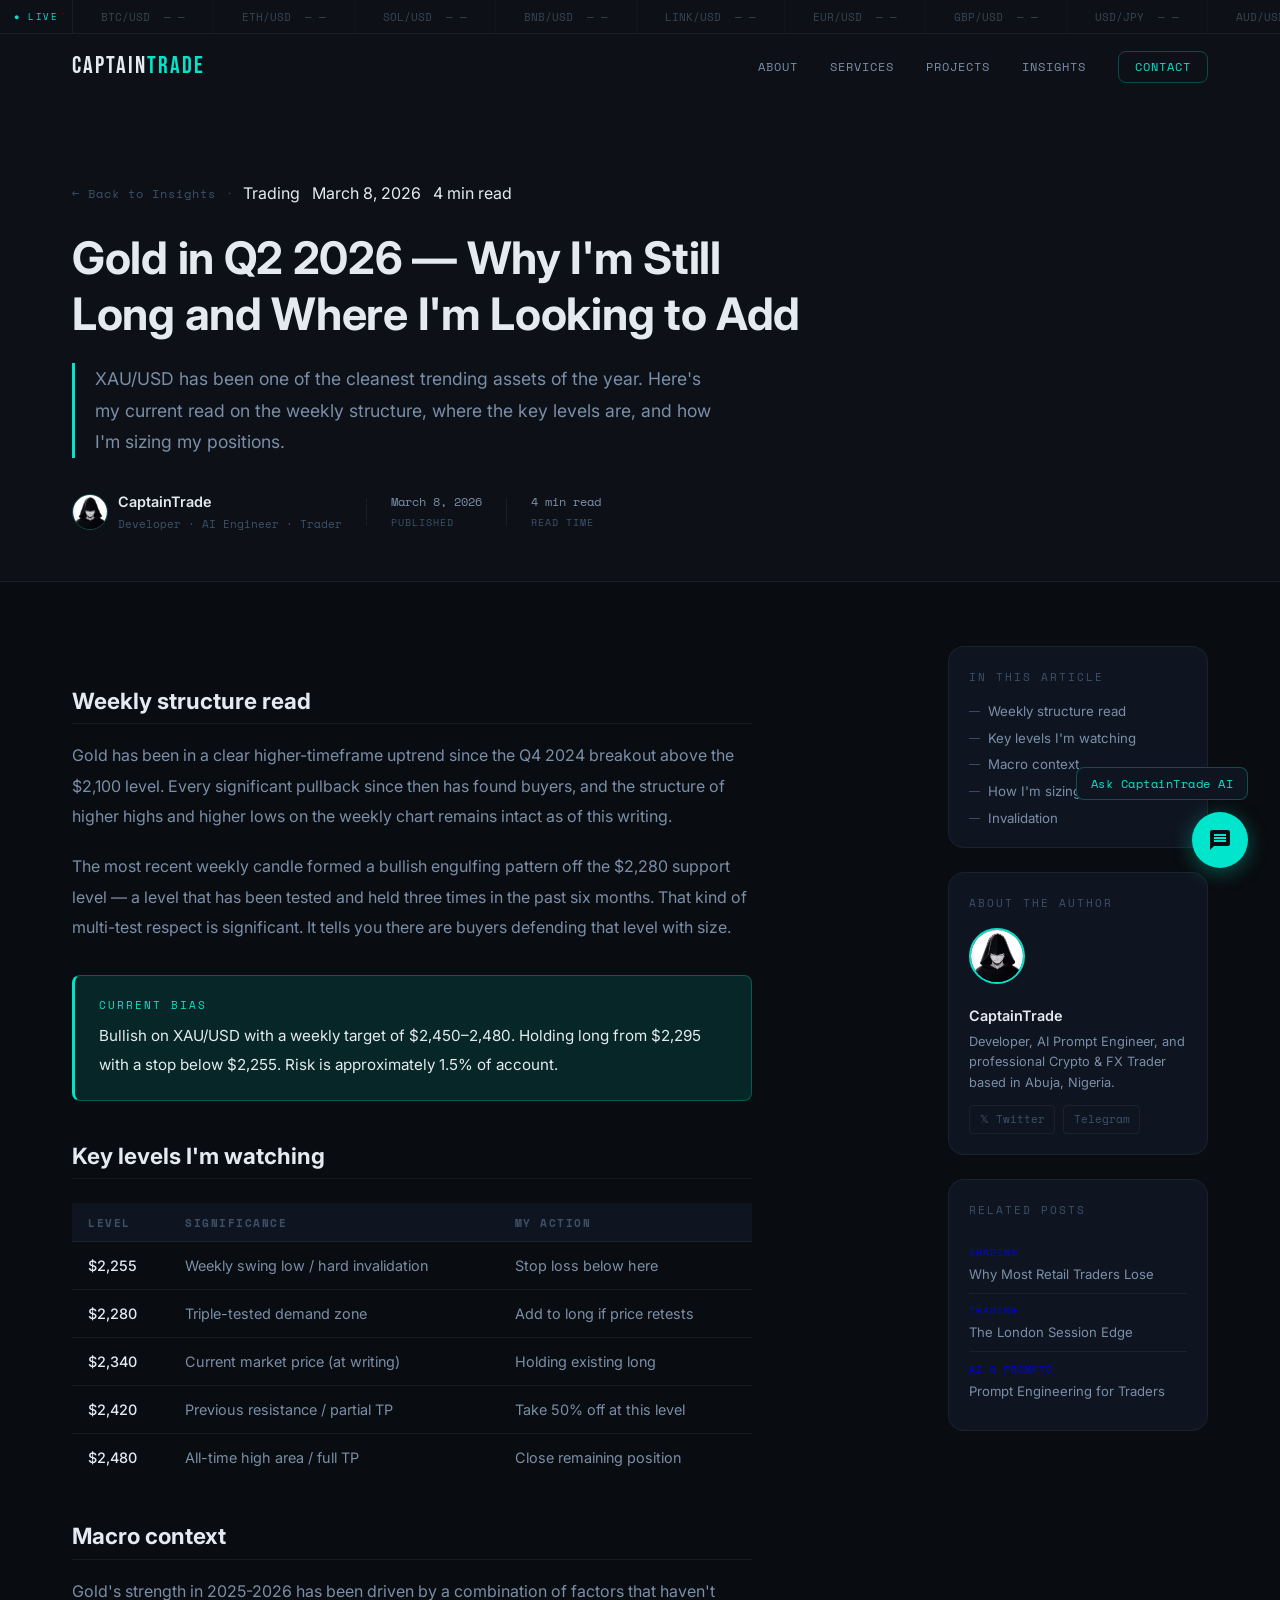
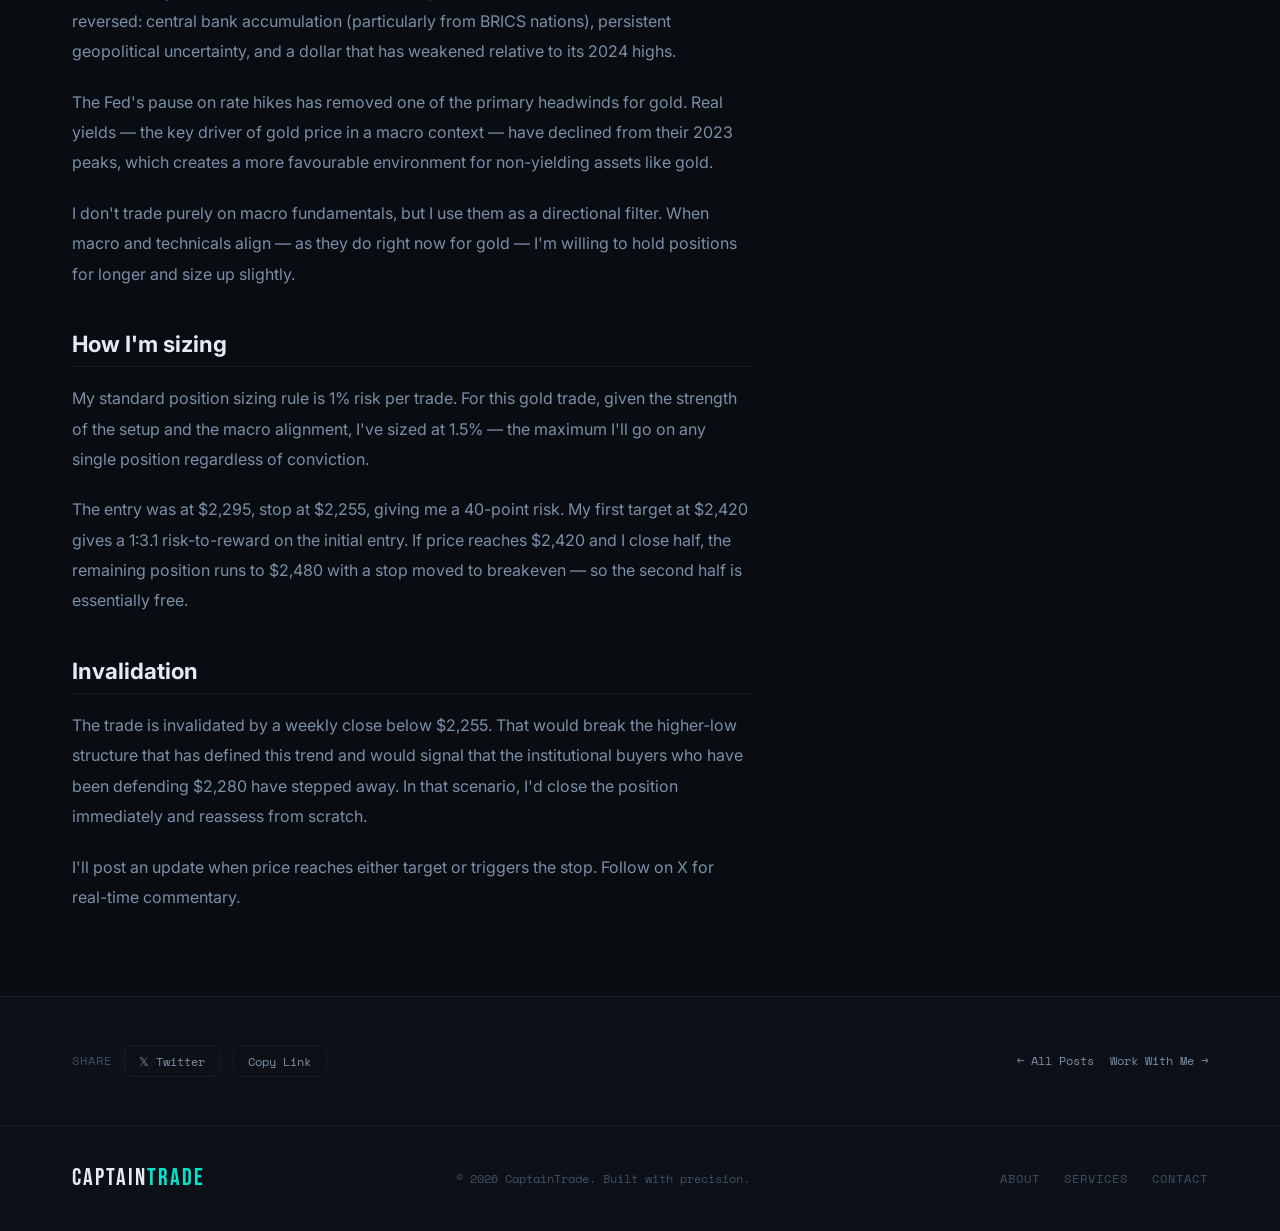
<file: blog/gold-q2-2026-analysis.html>
<!DOCTYPE html>
<html lang="en">
<head>
  <meta charset="UTF-8" />
  <meta name="viewport" content="width=device-width, initial-scale=1.0" />
  <title>Gold in Q2 2026 — Why I'm Still Long and Where I'm Looking to Add — CaptainTrade</title>
  <meta name="description" content="XAU/USD has been one of the cleanest trending assets of the year. Here's my current read on the weekly structure, where the key levels are, and how I'm sizing my positions." />
  <meta name="author" content="CaptainTrade" />
  <meta property="og:title" content="Gold in Q2 2026 — Why I'm Still Long and Where I'm Looking to Add" />
  <meta property="og:description" content="XAU/USD has been one of the cleanest trending assets of the year. Here's my current read on the weekly structure, where the key levels are, and how I'm sizing my positions." />
  <meta property="og:image" content="../assets/images/pfp.jpg" />
  <meta property="og:type" content="article" />
  <meta name="twitter:card" content="summary_large_image" />
  <meta name="twitter:creator" content="@0xcaptaintrade" />
  <link rel="canonical" href="https://captaintrade.netlify.app/blog/gold-q2-2026-analysis" />
  <link rel="icon" type="image/x-icon" href="../favicon.ico" />
  <link rel="preconnect" href="https://fonts.googleapis.com" />
  <link rel="preconnect" href="https://fonts.gstatic.com" crossorigin />
  <link href="https://fonts.googleapis.com/css2?family=Space+Mono:ital,wght@0,400;0,700;1,400&family=Bebas+Neue&family=Inter:wght@300;400;500;600&display=swap" rel="stylesheet" />
  <link rel="stylesheet" href="../css/style.css" />
  <link rel="stylesheet" href="../css/widget.css" />
  <link rel="stylesheet" href="../css/post.css" />
  <script defer src="https://cloud.umami.is/script.js" data-website-id="2ce75c90-7c07-4712-918e-8b6c8e7820a1"></script>
</head>
<body class="post-page">

  <div class="reading-progress" id="readingProgress"></div>

  <!-- TICKER -->
  <div class="ticker-wrapper">
    <div class="ticker-track" id="tickerTrack">
      <span class="tick" id="t-BTC">BTC/USD &nbsp;— —</span>
      <span class="tick" id="t-ETH">ETH/USD &nbsp;— —</span>
      <span class="tick" id="t-SOL">SOL/USD &nbsp;— —</span>
      <span class="tick" id="t-BNB">BNB/USD &nbsp;— —</span>
      <span class="tick" id="t-LINK">LINK/USD &nbsp;— —</span>
      <span class="tick" id="t-EUR">EUR/USD &nbsp;— —</span>
      <span class="tick" id="t-GBP">GBP/USD &nbsp;— —</span>
      <span class="tick" id="t-JPY">USD/JPY &nbsp;— —</span>
      <span class="tick" id="t-AUD">AUD/USD &nbsp;— —</span>
      <span class="tick" id="t-XAU">XAU/USD &nbsp;— —</span>
      <span class="tick" id="t-BTC2">BTC/USD &nbsp;— —</span>
      <span class="tick" id="t-ETH2">ETH/USD &nbsp;— —</span>
      <span class="tick" id="t-SOL2">SOL/USD &nbsp;— —</span>
      <span class="tick" id="t-BNB2">BNB/USD &nbsp;— —</span>
      <span class="tick" id="t-LINK2">LINK/USD &nbsp;— —</span>
      <span class="tick" id="t-EUR2">EUR/USD &nbsp;— —</span>
      <span class="tick" id="t-GBP2">GBP/USD &nbsp;— —</span>
      <span class="tick" id="t-JPY2">USD/JPY &nbsp;— —</span>
      <span class="tick" id="t-AUD2">AUD/USD &nbsp;— —</span>
      <span class="tick" id="t-XAU2">XAU/USD &nbsp;— —</span>
    </div>
  </div>

  <!-- NAVBAR -->
  <nav id="navbar" class="scrolled">
    <div class="nav-inner">
      <a href="../index.html" class="nav-logo">CAPTAIN<span>TRADE</span></a>
      <ul class="nav-links">
        <li><a href="../index.html#about">About</a></li>
        <li><a href="../index.html#services">Services</a></li>
        <li><a href="../index.html#projects">Projects</a></li>
        <li><a href="../blog.html" style="color:var(--accent)">Insights</a></li>
        <li><a href="../index.html#contact" class="nav-cta">Contact</a></li>
      </ul>
      <button class="burger" id="burger" aria-label="Toggle menu">
        <span></span><span></span><span></span>
      </button>
    </div>
  </nav>

  <div class="mobile-menu" id="mobileMenu">
    <ul>
      <li><a href="../index.html#about" class="mob-link">About</a></li>
      <li><a href="../index.html#services" class="mob-link">Services</a></li>
      <li><a href="../blog.html" class="mob-link">Insights</a></li>
      <li><a href="../index.html#contact" class="mob-link">Contact</a></li>
    </ul>
  </div>

  <!-- POST HERO -->
  <section class="post-hero">
    <div class="container">
      <div class="post-hero-inner">
        <div class="post-hero-meta">
          <a href="../blog.html" class="post-back">← Back to Insights</a>
          <span class="post-back-sep">·</span>
          <span class="post-tag trading-tag">Trading</span>
          <span class="post-date">March 8, 2026</span>
          <span class="post-read">4 min read</span>
        </div>
        <h1 class="post-hero-title">Gold in Q2 2026 — Why I'm Still Long and Where I'm Looking to Add</h1>
        <p class="post-hero-excerpt">XAU/USD has been one of the cleanest trending assets of the year. Here's my current read on the weekly structure, where the key levels are, and how I'm sizing my positions.</p>
        <div class="post-hero-byline">
          <div class="byline-author">
            <img src="../assets/images/pfp.jpg" alt="CaptainTrade" class="byline-avatar" />
            <div>
              <div class="byline-name">CaptainTrade</div>
              <span class="byline-role">Developer · AI Engineer · Trader</span>
            </div>
          </div>
          <div class="byline-divider"></div>
          <div class="byline-stat">
            <span class="byline-stat-val">March 8, 2026</span>
            <span class="byline-stat-key">Published</span>
          </div>
          <div class="byline-divider"></div>
          <div class="byline-stat">
            <span class="byline-stat-val">4 min read</span>
            <span class="byline-stat-key">Read time</span>
          </div>
        </div>
      </div>
    </div>
  </section>

  <!-- POST LAYOUT -->
  <div class="container">
    <div class="post-layout">

      <!-- BODY -->
      <article class="post-body">
        <h2 id="weekly-structure">Weekly structure read</h2>
        <p>Gold has been in a clear higher-timeframe uptrend since the Q4 2024 breakout above the $2,100 level. Every significant pullback since then has found buyers, and the structure of higher highs and higher lows on the weekly chart remains intact as of this writing.</p>
        <p>The most recent weekly candle formed a bullish engulfing pattern off the $2,280 support level — a level that has been tested and held three times in the past six months. That kind of multi-test respect is significant. It tells you there are buyers defending that level with size.</p>

        <div class="callout">
          <span class="callout-label">Current bias</span>
          <p>Bullish on XAU/USD with a weekly target of $2,450–2,480. Holding long from $2,295 with a stop below $2,255. Risk is approximately 1.5% of account.</p>
        </div>

        <h2 id="key-levels">Key levels I'm watching</h2>
        <table class="kv-table">
          <thead><tr><th>Level</th><th>Significance</th><th>My action</th></tr></thead>
          <tbody>
            <tr><td>$2,255</td><td>Weekly swing low / hard invalidation</td><td>Stop loss below here</td></tr>
            <tr><td>$2,280</td><td>Triple-tested demand zone</td><td>Add to long if price retests</td></tr>
            <tr><td>$2,340</td><td>Current market price (at writing)</td><td>Holding existing long</td></tr>
            <tr><td>$2,420</td><td>Previous resistance / partial TP</td><td>Take 50% off at this level</td></tr>
            <tr><td>$2,480</td><td>All-time high area / full TP</td><td>Close remaining position</td></tr>
          </tbody>
        </table>

        <h2 id="macro-context">Macro context</h2>
        <p>Gold's strength in 2025-2026 has been driven by a combination of factors that haven't reversed: central bank accumulation (particularly from BRICS nations), persistent geopolitical uncertainty, and a dollar that has weakened relative to its 2024 highs.</p>
        <p>The Fed's pause on rate hikes has removed one of the primary headwinds for gold. Real yields — the key driver of gold price in a macro context — have declined from their 2023 peaks, which creates a more favourable environment for non-yielding assets like gold.</p>
        <p>I don't trade purely on macro fundamentals, but I use them as a directional filter. When macro and technicals align — as they do right now for gold — I'm willing to hold positions for longer and size up slightly.</p>

        <h2 id="position-sizing">How I'm sizing</h2>
        <p>My standard position sizing rule is 1% risk per trade. For this gold trade, given the strength of the setup and the macro alignment, I've sized at 1.5% — the maximum I'll go on any single position regardless of conviction.</p>
        <p>The entry was at $2,295, stop at $2,255, giving me a 40-point risk. My first target at $2,420 gives a 1:3.1 risk-to-reward on the initial entry. If price reaches $2,420 and I close half, the remaining position runs to $2,480 with a stop moved to breakeven — so the second half is essentially free.</p>

        <h2 id="invalidation">Invalidation</h2>
        <p>The trade is invalidated by a weekly close below $2,255. That would break the higher-low structure that has defined this trend and would signal that the institutional buyers who have been defending $2,280 have stepped away. In that scenario, I'd close the position immediately and reassess from scratch.</p>
        <p>I'll post an update when price reaches either target or triggers the stop. Follow on X for real-time commentary.</p>
      </article>

      <!-- SIDEBAR -->
      <aside class="post-sidebar">
        <div class="sidebar-card">
          <div class="sidebar-title">In this article</div>
          <ul class="toc-list">
            <li><a href="#weekly-structure">Weekly structure read</a></li>
            <li><a href="#key-levels">Key levels I'm watching</a></li>
            <li><a href="#macro-context">Macro context</a></li>
            <li><a href="#position-sizing">How I'm sizing</a></li>
            <li><a href="#invalidation">Invalidation</a></li>
          </ul>
        </div>

        <div class="sidebar-card">
          <div class="sidebar-title">About the author</div>
          <img src="../assets/images/pfp.jpg" alt="CaptainTrade" class="author-card-img" />
          <div class="author-card-name">CaptainTrade</div>
          <p class="author-card-bio">Developer, AI Prompt Engineer, and professional Crypto & FX Trader based in Abuja, Nigeria.</p>
          <div class="author-socials">
            <a href="https://twitter.com/0xcaptaintrade" target="_blank" class="author-social-link">𝕏 Twitter</a>
            <a href="https://t.me/Captain_Trade1" target="_blank" class="author-social-link">Telegram</a>
          </div>
        </div>

        <div class="sidebar-card">
          <div class="sidebar-title">Related posts</div>
            <a href="why-retail-traders-lose.html" class="related-post">
              <span class="related-tag trading-tag">Trading</span>
              <span class="related-title">Why Most Retail Traders Lose</span>
            </a>
            <a href="london-session-edge.html" class="related-post">
              <span class="related-tag trading-tag">Trading</span>
              <span class="related-title">The London Session Edge</span>
            </a>
            <a href="prompt-engineering-for-traders.html" class="related-post">
              <span class="related-tag ai-tag">AI & Prompts</span>
              <span class="related-title">Prompt Engineering for Traders</span>
            </a>
        </div>
      </aside>

    </div>
  </div>

  <!-- POST FOOTER -->
  <section class="post-footer-section">
    <div class="container">
      <div class="post-footer-inner">
        <div class="post-share">
          <span class="share-label">Share</span>
          <button class="share-btn" id="shareX">𝕏 Twitter</button>
          <button class="share-btn" id="shareCopy">Copy Link</button>
        </div>
        <div class="post-nav">
          <a href="../blog.html" class="post-nav-link">← All Posts</a>
          <a href="../index.html#contact" class="post-nav-link">Work With Me →</a>
        </div>
      </div>
    </div>
  </section>

  <!-- FOOTER -->
  <footer class="footer">
    <div class="container">
      <div class="footer-inner">
        <a href="../index.html" class="nav-logo">CAPTAIN<span>TRADE</span></a>
        <p class="footer-copy">© 2026 CaptainTrade. Built with precision.</p>
        <div class="footer-links">
          <a href="../index.html#about">About</a>
          <a href="../index.html#services">Services</a>
          <a href="../index.html#contact">Contact</a>
        </div>
      </div>
    </div>
  </footer>

  <script src="../js/main.js" defer></script>
  <script src="../js/post.js" defer></script>
  <script src="../js/widget.js" defer></script>
</body>
</html>
</file>
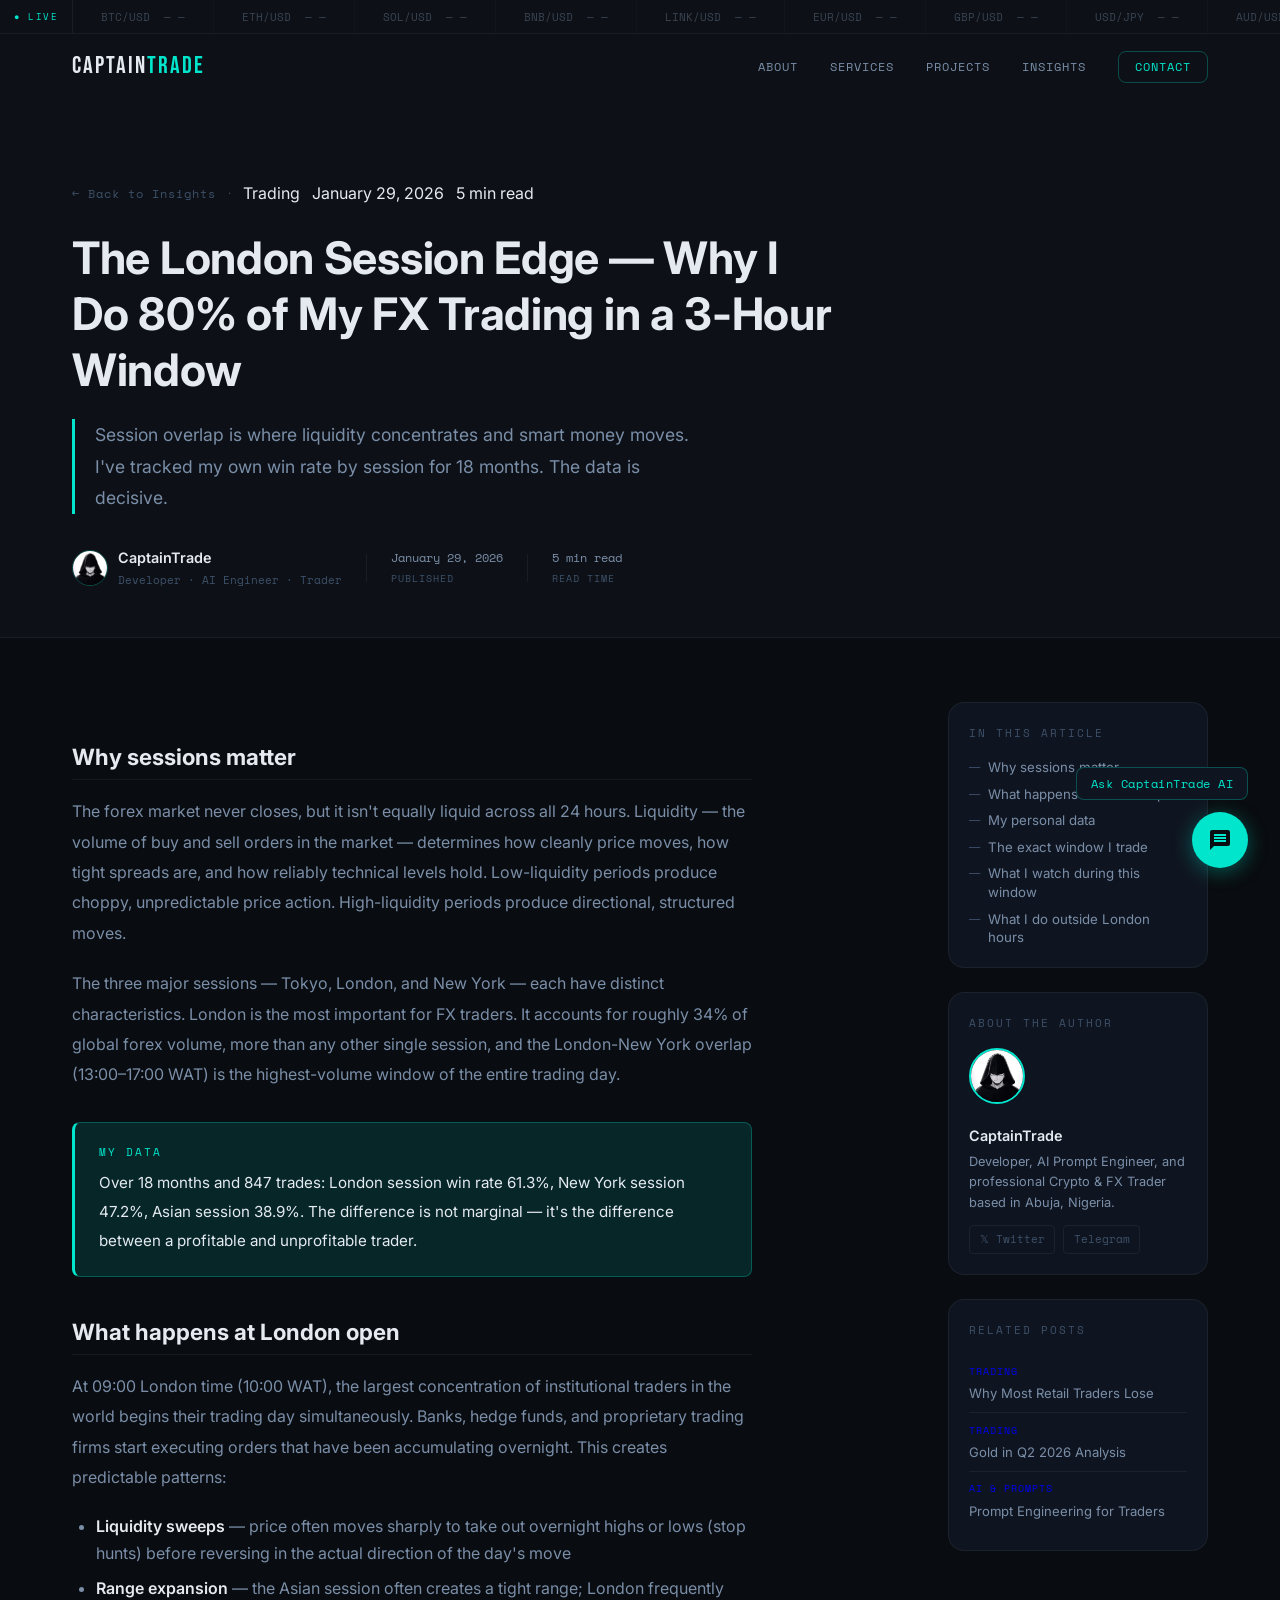
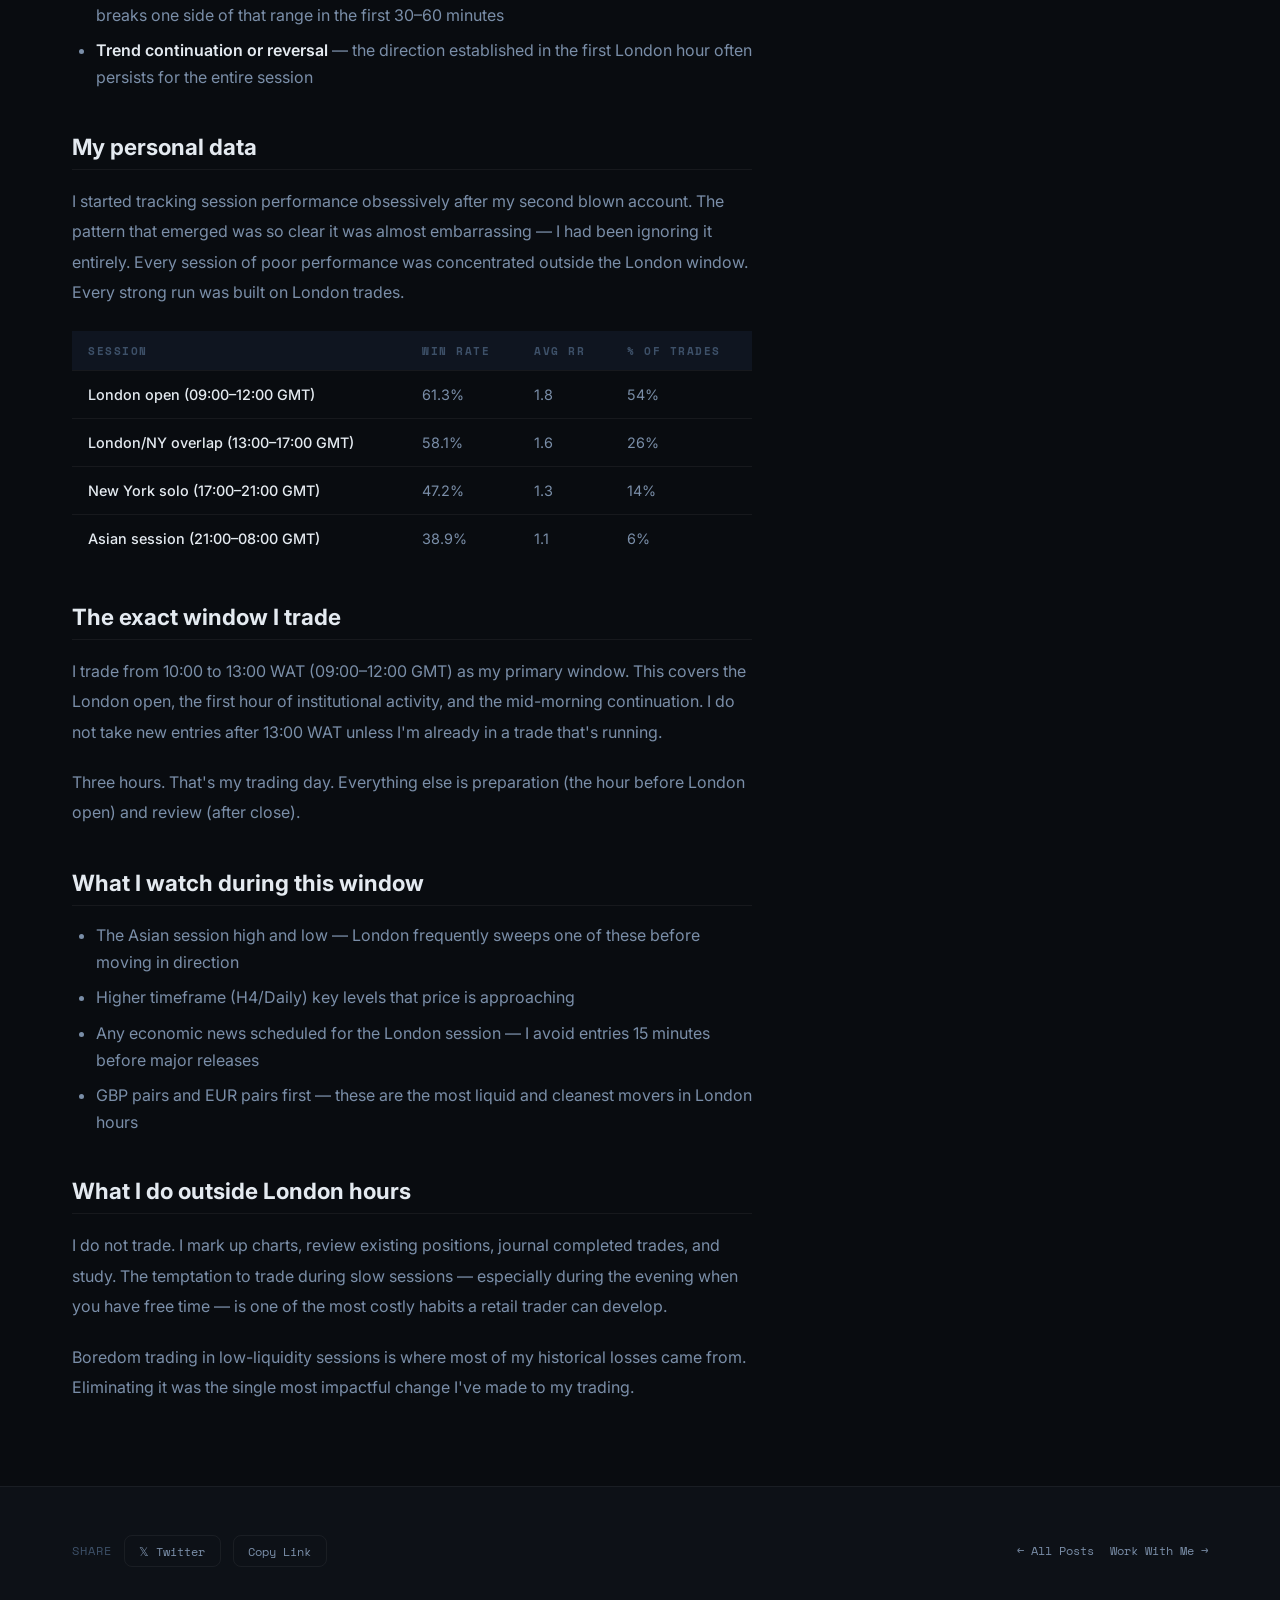
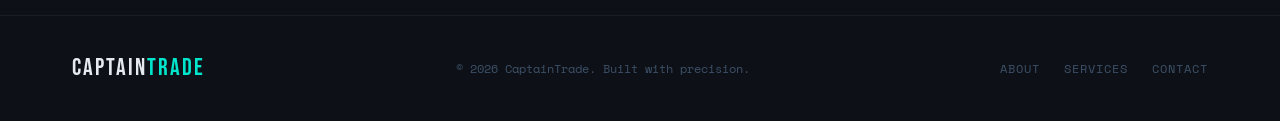
<file: blog/london-session-edge.html>
<!DOCTYPE html>
<html lang="en">
<head>
  <meta charset="UTF-8" />
  <meta name="viewport" content="width=device-width, initial-scale=1.0" />
  <title>The London Session Edge — Why I Do 80% of My FX Trading in a 3-Hour Window — CaptainTrade</title>
  <meta name="description" content="Session overlap is where liquidity concentrates and smart money moves. I've tracked my own win rate by session for 18 months. The data is decisive." />
  <meta name="author" content="CaptainTrade" />
  <meta property="og:title" content="The London Session Edge — Why I Do 80% of My FX Trading in a 3-Hour Window" />
  <meta property="og:description" content="Session overlap is where liquidity concentrates and smart money moves. I've tracked my own win rate by session for 18 months. The data is decisive." />
  <meta property="og:image" content="../assets/images/pfp.jpg" />
  <meta property="og:type" content="article" />
  <meta name="twitter:card" content="summary_large_image" />
  <meta name="twitter:creator" content="@0xcaptaintrade" />
  <link rel="canonical" href="https://captaintrade.netlify.app/blog/london-session-edge" />
  <link rel="icon" type="image/x-icon" href="../favicon.ico" />
  <link rel="preconnect" href="https://fonts.googleapis.com" />
  <link rel="preconnect" href="https://fonts.gstatic.com" crossorigin />
  <link href="https://fonts.googleapis.com/css2?family=Space+Mono:ital,wght@0,400;0,700;1,400&family=Bebas+Neue&family=Inter:wght@300;400;500;600&display=swap" rel="stylesheet" />
  <link rel="stylesheet" href="../css/style.css" />
  <link rel="stylesheet" href="../css/widget.css" />
  <link rel="stylesheet" href="../css/post.css" />
  <script defer src="https://cloud.umami.is/script.js" data-website-id="2ce75c90-7c07-4712-918e-8b6c8e7820a1"></script>
</head>
<body class="post-page">

  <div class="reading-progress" id="readingProgress"></div>

  <!-- TICKER -->
  <div class="ticker-wrapper">
    <div class="ticker-track" id="tickerTrack">
      <span class="tick" id="t-BTC">BTC/USD &nbsp;— —</span>
      <span class="tick" id="t-ETH">ETH/USD &nbsp;— —</span>
      <span class="tick" id="t-SOL">SOL/USD &nbsp;— —</span>
      <span class="tick" id="t-BNB">BNB/USD &nbsp;— —</span>
      <span class="tick" id="t-LINK">LINK/USD &nbsp;— —</span>
      <span class="tick" id="t-EUR">EUR/USD &nbsp;— —</span>
      <span class="tick" id="t-GBP">GBP/USD &nbsp;— —</span>
      <span class="tick" id="t-JPY">USD/JPY &nbsp;— —</span>
      <span class="tick" id="t-AUD">AUD/USD &nbsp;— —</span>
      <span class="tick" id="t-XAU">XAU/USD &nbsp;— —</span>
      <span class="tick" id="t-BTC2">BTC/USD &nbsp;— —</span>
      <span class="tick" id="t-ETH2">ETH/USD &nbsp;— —</span>
      <span class="tick" id="t-SOL2">SOL/USD &nbsp;— —</span>
      <span class="tick" id="t-BNB2">BNB/USD &nbsp;— —</span>
      <span class="tick" id="t-LINK2">LINK/USD &nbsp;— —</span>
      <span class="tick" id="t-EUR2">EUR/USD &nbsp;— —</span>
      <span class="tick" id="t-GBP2">GBP/USD &nbsp;— —</span>
      <span class="tick" id="t-JPY2">USD/JPY &nbsp;— —</span>
      <span class="tick" id="t-AUD2">AUD/USD &nbsp;— —</span>
      <span class="tick" id="t-XAU2">XAU/USD &nbsp;— —</span>
    </div>
  </div>

  <!-- NAVBAR -->
  <nav id="navbar" class="scrolled">
    <div class="nav-inner">
      <a href="../index.html" class="nav-logo">CAPTAIN<span>TRADE</span></a>
      <ul class="nav-links">
        <li><a href="../index.html#about">About</a></li>
        <li><a href="../index.html#services">Services</a></li>
        <li><a href="../index.html#projects">Projects</a></li>
        <li><a href="../blog.html" style="color:var(--accent)">Insights</a></li>
        <li><a href="../index.html#contact" class="nav-cta">Contact</a></li>
      </ul>
      <button class="burger" id="burger" aria-label="Toggle menu">
        <span></span><span></span><span></span>
      </button>
    </div>
  </nav>

  <div class="mobile-menu" id="mobileMenu">
    <ul>
      <li><a href="../index.html#about" class="mob-link">About</a></li>
      <li><a href="../index.html#services" class="mob-link">Services</a></li>
      <li><a href="../blog.html" class="mob-link">Insights</a></li>
      <li><a href="../index.html#contact" class="mob-link">Contact</a></li>
    </ul>
  </div>

  <!-- POST HERO -->
  <section class="post-hero">
    <div class="container">
      <div class="post-hero-inner">
        <div class="post-hero-meta">
          <a href="../blog.html" class="post-back">← Back to Insights</a>
          <span class="post-back-sep">·</span>
          <span class="post-tag trading-tag">Trading</span>
          <span class="post-date">January 29, 2026</span>
          <span class="post-read">5 min read</span>
        </div>
        <h1 class="post-hero-title">The London Session Edge — Why I Do 80% of My FX Trading in a 3-Hour Window</h1>
        <p class="post-hero-excerpt">Session overlap is where liquidity concentrates and smart money moves. I've tracked my own win rate by session for 18 months. The data is decisive.</p>
        <div class="post-hero-byline">
          <div class="byline-author">
            <img src="../assets/images/pfp.jpg" alt="CaptainTrade" class="byline-avatar" />
            <div>
              <div class="byline-name">CaptainTrade</div>
              <span class="byline-role">Developer · AI Engineer · Trader</span>
            </div>
          </div>
          <div class="byline-divider"></div>
          <div class="byline-stat">
            <span class="byline-stat-val">January 29, 2026</span>
            <span class="byline-stat-key">Published</span>
          </div>
          <div class="byline-divider"></div>
          <div class="byline-stat">
            <span class="byline-stat-val">5 min read</span>
            <span class="byline-stat-key">Read time</span>
          </div>
        </div>
      </div>
    </div>
  </section>

  <!-- POST LAYOUT -->
  <div class="container">
    <div class="post-layout">

      <!-- BODY -->
      <article class="post-body">
        <h2 id="why-sessions-matter">Why sessions matter</h2>
        <p>The forex market never closes, but it isn't equally liquid across all 24 hours. Liquidity — the volume of buy and sell orders in the market — determines how cleanly price moves, how tight spreads are, and how reliably technical levels hold. Low-liquidity periods produce choppy, unpredictable price action. High-liquidity periods produce directional, structured moves.</p>
        <p>The three major sessions — Tokyo, London, and New York — each have distinct characteristics. London is the most important for FX traders. It accounts for roughly 34% of global forex volume, more than any other single session, and the London-New York overlap (13:00–17:00 WAT) is the highest-volume window of the entire trading day.</p>

        <div class="callout">
          <span class="callout-label">My data</span>
          <p>Over 18 months and 847 trades: London session win rate 61.3%, New York session 47.2%, Asian session 38.9%. The difference is not marginal — it's the difference between a profitable and unprofitable trader.</p>
        </div>

        <h2 id="london-open">What happens at London open</h2>
        <p>At 09:00 London time (10:00 WAT), the largest concentration of institutional traders in the world begins their trading day simultaneously. Banks, hedge funds, and proprietary trading firms start executing orders that have been accumulating overnight. This creates predictable patterns:</p>
        <ul>
          <li><strong>Liquidity sweeps</strong> — price often moves sharply to take out overnight highs or lows (stop hunts) before reversing in the actual direction of the day's move</li>
          <li><strong>Range expansion</strong> — the Asian session often creates a tight range; London frequently breaks one side of that range in the first 30–60 minutes</li>
          <li><strong>Trend continuation or reversal</strong> — the direction established in the first London hour often persists for the entire session</li>
        </ul>

        <h2 id="the-data">My personal data</h2>
        <p>I started tracking session performance obsessively after my second blown account. The pattern that emerged was so clear it was almost embarrassing — I had been ignoring it entirely. Every session of poor performance was concentrated outside the London window. Every strong run was built on London trades.</p>
        <table class="kv-table">
          <thead><tr><th>Session</th><th>Win Rate</th><th>Avg RR</th><th>% of trades</th></tr></thead>
          <tbody>
            <tr><td>London open (09:00–12:00 GMT)</td><td>61.3%</td><td>1.8</td><td>54%</td></tr>
            <tr><td>London/NY overlap (13:00–17:00 GMT)</td><td>58.1%</td><td>1.6</td><td>26%</td></tr>
            <tr><td>New York solo (17:00–21:00 GMT)</td><td>47.2%</td><td>1.3</td><td>14%</td></tr>
            <tr><td>Asian session (21:00–08:00 GMT)</td><td>38.9%</td><td>1.1</td><td>6%</td></tr>
          </tbody>
        </table>

        <h2 id="the-window">The exact window I trade</h2>
        <p>I trade from 10:00 to 13:00 WAT (09:00–12:00 GMT) as my primary window. This covers the London open, the first hour of institutional activity, and the mid-morning continuation. I do not take new entries after 13:00 WAT unless I'm already in a trade that's running.</p>
        <p>Three hours. That's my trading day. Everything else is preparation (the hour before London open) and review (after close).</p>

        <h2 id="what-to-watch">What I watch during this window</h2>
        <ul>
          <li>The Asian session high and low — London frequently sweeps one of these before moving in direction</li>
          <li>Higher timeframe (H4/Daily) key levels that price is approaching</li>
          <li>Any economic news scheduled for the London session — I avoid entries 15 minutes before major releases</li>
          <li>GBP pairs and EUR pairs first — these are the most liquid and cleanest movers in London hours</li>
        </ul>

        <h2 id="outside-london">What I do outside London hours</h2>
        <p>I do not trade. I mark up charts, review existing positions, journal completed trades, and study. The temptation to trade during slow sessions — especially during the evening when you have free time — is one of the most costly habits a retail trader can develop.</p>
        <p>Boredom trading in low-liquidity sessions is where most of my historical losses came from. Eliminating it was the single most impactful change I've made to my trading.</p>
      </article>

      <!-- SIDEBAR -->
      <aside class="post-sidebar">
        <div class="sidebar-card">
          <div class="sidebar-title">In this article</div>
          <ul class="toc-list">
            <li><a href="#why-sessions-matter">Why sessions matter</a></li>
            <li><a href="#london-open">What happens at London open</a></li>
            <li><a href="#the-data">My personal data</a></li>
            <li><a href="#the-window">The exact window I trade</a></li>
            <li><a href="#what-to-watch">What I watch during this window</a></li>
            <li><a href="#outside-london">What I do outside London hours</a></li>
          </ul>
        </div>

        <div class="sidebar-card">
          <div class="sidebar-title">About the author</div>
          <img src="../assets/images/pfp.jpg" alt="CaptainTrade" class="author-card-img" />
          <div class="author-card-name">CaptainTrade</div>
          <p class="author-card-bio">Developer, AI Prompt Engineer, and professional Crypto & FX Trader based in Abuja, Nigeria.</p>
          <div class="author-socials">
            <a href="https://twitter.com/0xcaptaintrade" target="_blank" class="author-social-link">𝕏 Twitter</a>
            <a href="https://t.me/Captain_Trade1" target="_blank" class="author-social-link">Telegram</a>
          </div>
        </div>

        <div class="sidebar-card">
          <div class="sidebar-title">Related posts</div>
            <a href="why-retail-traders-lose.html" class="related-post">
              <span class="related-tag trading-tag">Trading</span>
              <span class="related-title">Why Most Retail Traders Lose</span>
            </a>
            <a href="gold-q2-2026-analysis.html" class="related-post">
              <span class="related-tag trading-tag">Trading</span>
              <span class="related-title">Gold in Q2 2026 Analysis</span>
            </a>
            <a href="prompt-engineering-for-traders.html" class="related-post">
              <span class="related-tag ai-tag">AI & Prompts</span>
              <span class="related-title">Prompt Engineering for Traders</span>
            </a>
        </div>
      </aside>

    </div>
  </div>

  <!-- POST FOOTER -->
  <section class="post-footer-section">
    <div class="container">
      <div class="post-footer-inner">
        <div class="post-share">
          <span class="share-label">Share</span>
          <button class="share-btn" id="shareX">𝕏 Twitter</button>
          <button class="share-btn" id="shareCopy">Copy Link</button>
        </div>
        <div class="post-nav">
          <a href="../blog.html" class="post-nav-link">← All Posts</a>
          <a href="../index.html#contact" class="post-nav-link">Work With Me →</a>
        </div>
      </div>
    </div>
  </section>

  <!-- FOOTER -->
  <footer class="footer">
    <div class="container">
      <div class="footer-inner">
        <a href="../index.html" class="nav-logo">CAPTAIN<span>TRADE</span></a>
        <p class="footer-copy">© 2026 CaptainTrade. Built with precision.</p>
        <div class="footer-links">
          <a href="../index.html#about">About</a>
          <a href="../index.html#services">Services</a>
          <a href="../index.html#contact">Contact</a>
        </div>
      </div>
    </div>
  </footer>

  <script src="../js/main.js" defer></script>
  <script src="../js/post.js" defer></script>
  <script src="../js/widget.js" defer></script>
</body>
</html>
</file>
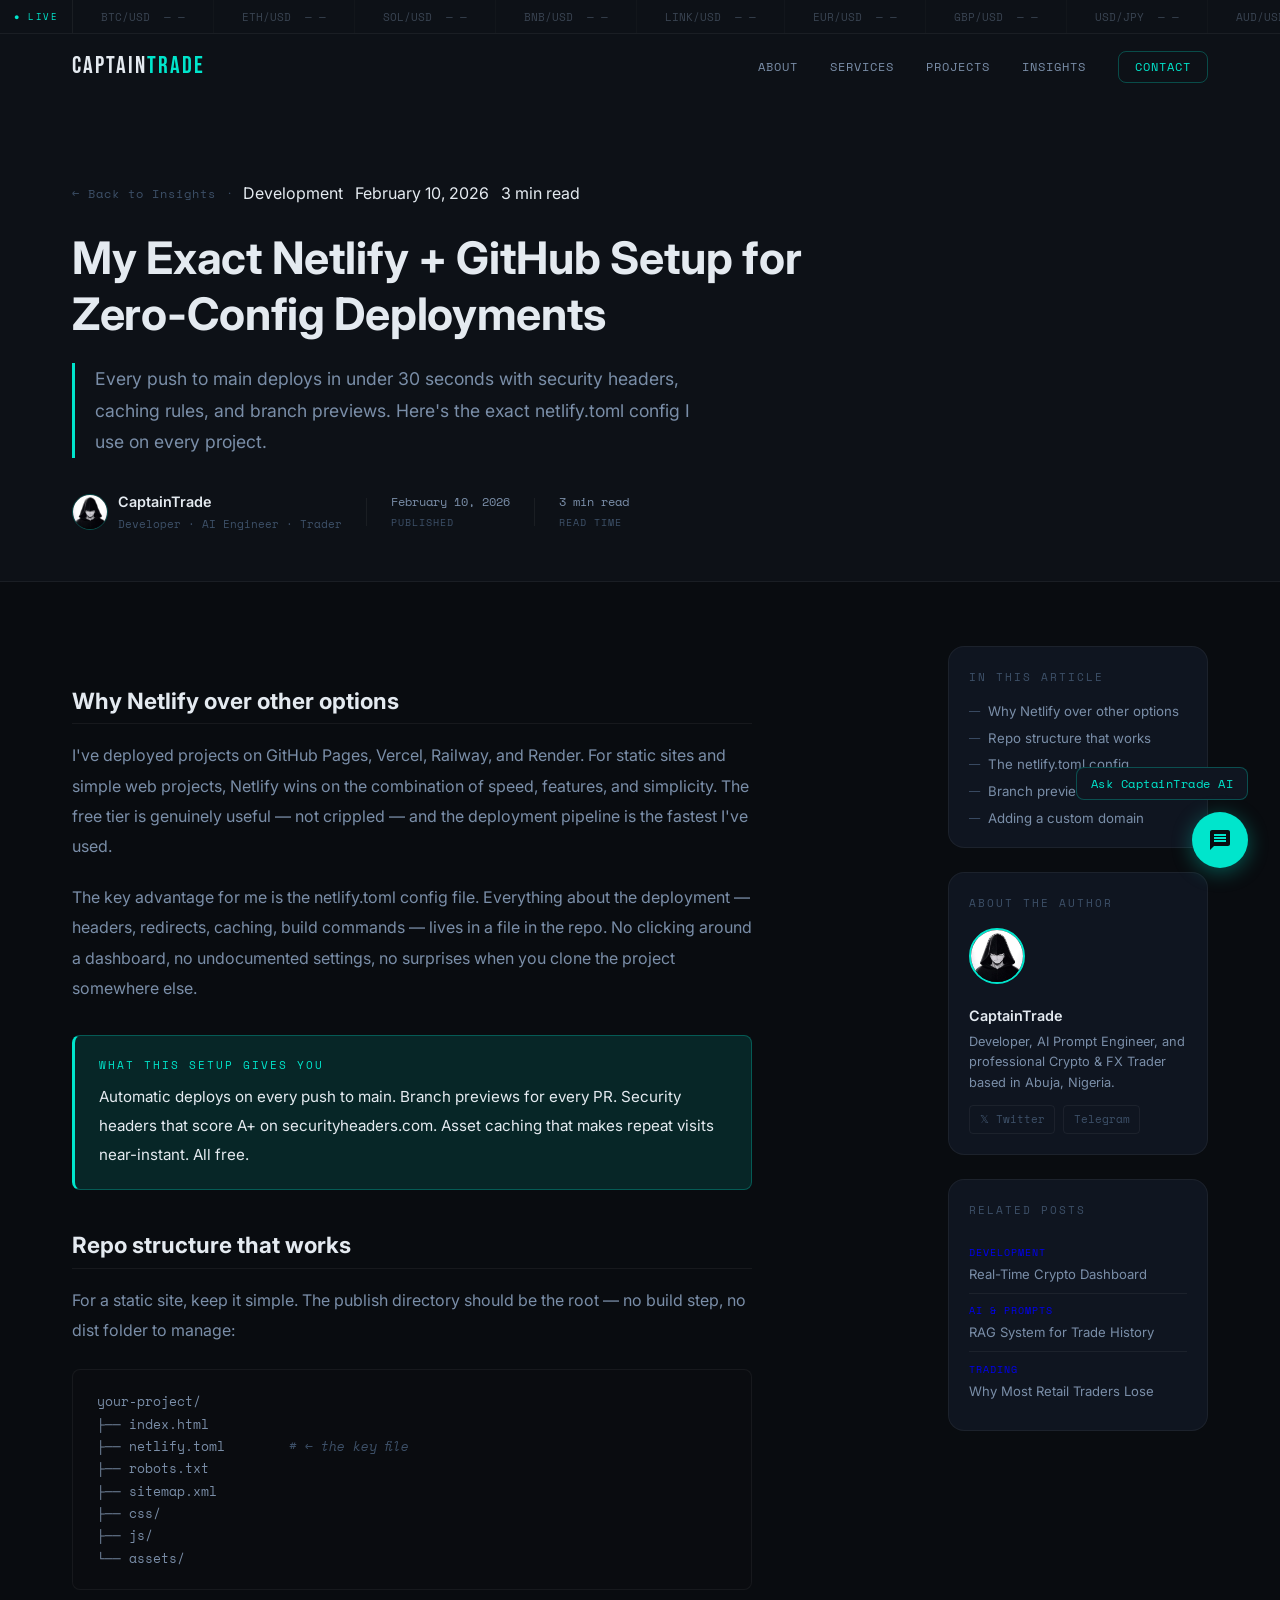
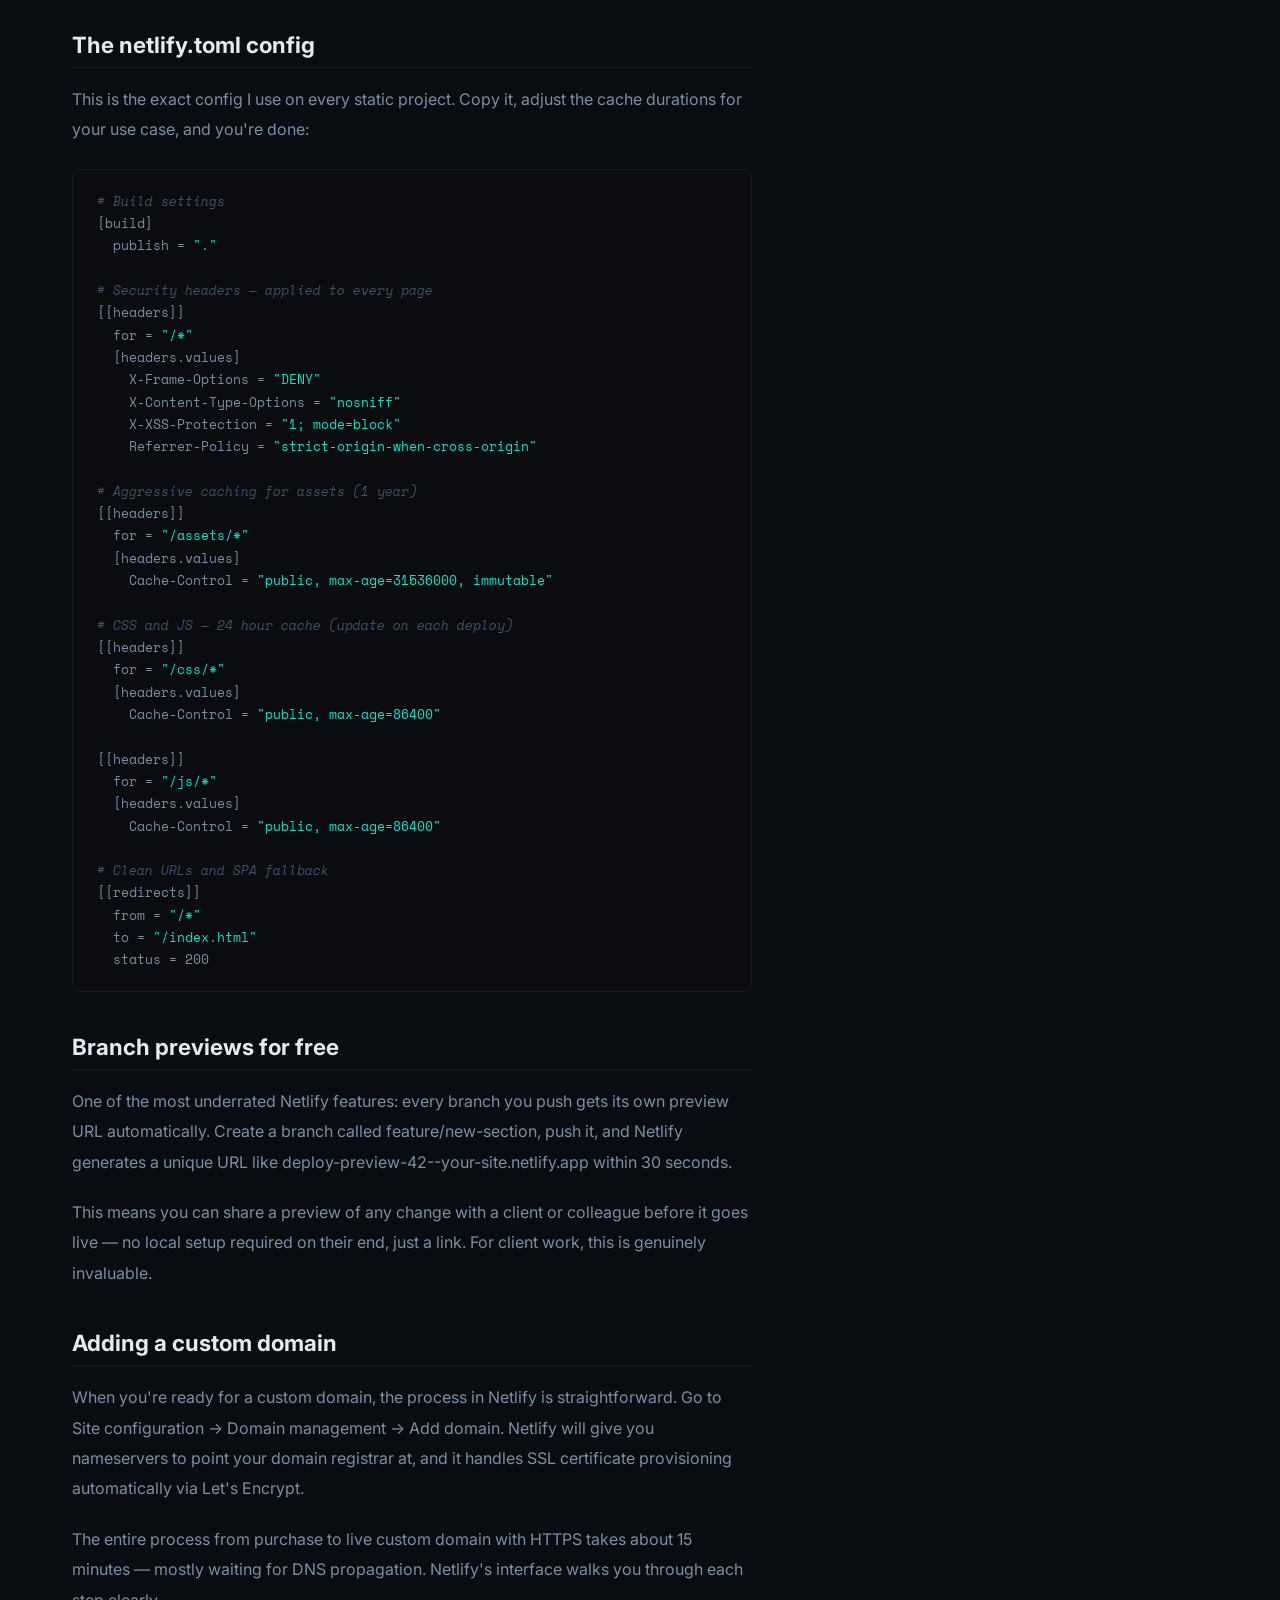
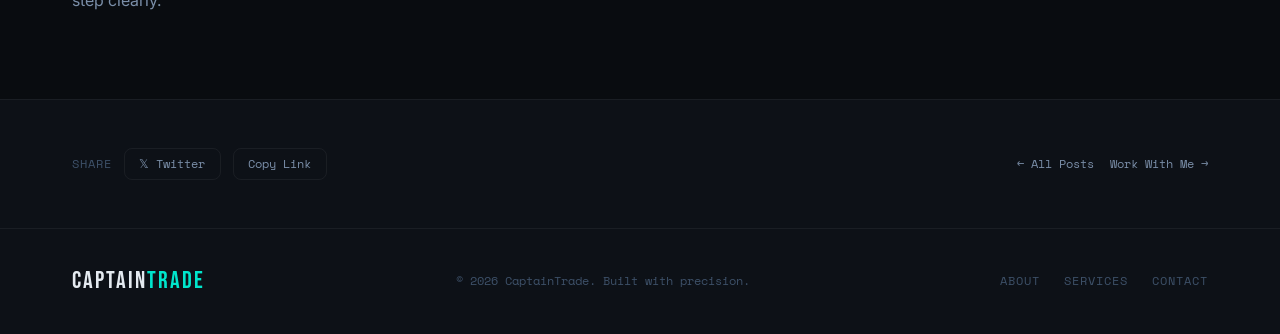
<file: blog/netlify-github-setup.html>
<!DOCTYPE html>
<html lang="en">
<head>
  <meta charset="UTF-8" />
  <meta name="viewport" content="width=device-width, initial-scale=1.0" />
  <title>My Exact Netlify + GitHub Setup for Zero-Config Deployments — CaptainTrade</title>
  <meta name="description" content="Every push to main deploys in under 30 seconds with security headers, caching rules, and branch previews. Here's the exact netlify.toml config I use on every project." />
  <meta name="author" content="CaptainTrade" />
  <meta property="og:title" content="My Exact Netlify + GitHub Setup for Zero-Config Deployments" />
  <meta property="og:description" content="Every push to main deploys in under 30 seconds with security headers, caching rules, and branch previews. Here's the exact netlify.toml config I use on every project." />
  <meta property="og:image" content="../assets/images/pfp.jpg" />
  <meta property="og:type" content="article" />
  <meta name="twitter:card" content="summary_large_image" />
  <meta name="twitter:creator" content="@0xcaptaintrade" />
  <link rel="canonical" href="https://captaintrade.netlify.app/blog/netlify-github-setup" />
  <link rel="icon" type="image/x-icon" href="../favicon.ico" />
  <link rel="preconnect" href="https://fonts.googleapis.com" />
  <link rel="preconnect" href="https://fonts.gstatic.com" crossorigin />
  <link href="https://fonts.googleapis.com/css2?family=Space+Mono:ital,wght@0,400;0,700;1,400&family=Bebas+Neue&family=Inter:wght@300;400;500;600&display=swap" rel="stylesheet" />
  <link rel="stylesheet" href="../css/style.css" />
  <link rel="stylesheet" href="../css/widget.css" />
  <link rel="stylesheet" href="../css/post.css" />
  <script defer src="https://cloud.umami.is/script.js" data-website-id="2ce75c90-7c07-4712-918e-8b6c8e7820a1"></script>
</head>
<body class="post-page">

  <div class="reading-progress" id="readingProgress"></div>

  <!-- TICKER -->
  <div class="ticker-wrapper">
    <div class="ticker-track" id="tickerTrack">
      <span class="tick" id="t-BTC">BTC/USD &nbsp;— —</span>
      <span class="tick" id="t-ETH">ETH/USD &nbsp;— —</span>
      <span class="tick" id="t-SOL">SOL/USD &nbsp;— —</span>
      <span class="tick" id="t-BNB">BNB/USD &nbsp;— —</span>
      <span class="tick" id="t-LINK">LINK/USD &nbsp;— —</span>
      <span class="tick" id="t-EUR">EUR/USD &nbsp;— —</span>
      <span class="tick" id="t-GBP">GBP/USD &nbsp;— —</span>
      <span class="tick" id="t-JPY">USD/JPY &nbsp;— —</span>
      <span class="tick" id="t-AUD">AUD/USD &nbsp;— —</span>
      <span class="tick" id="t-XAU">XAU/USD &nbsp;— —</span>
      <span class="tick" id="t-BTC2">BTC/USD &nbsp;— —</span>
      <span class="tick" id="t-ETH2">ETH/USD &nbsp;— —</span>
      <span class="tick" id="t-SOL2">SOL/USD &nbsp;— —</span>
      <span class="tick" id="t-BNB2">BNB/USD &nbsp;— —</span>
      <span class="tick" id="t-LINK2">LINK/USD &nbsp;— —</span>
      <span class="tick" id="t-EUR2">EUR/USD &nbsp;— —</span>
      <span class="tick" id="t-GBP2">GBP/USD &nbsp;— —</span>
      <span class="tick" id="t-JPY2">USD/JPY &nbsp;— —</span>
      <span class="tick" id="t-AUD2">AUD/USD &nbsp;— —</span>
      <span class="tick" id="t-XAU2">XAU/USD &nbsp;— —</span>
    </div>
  </div>

  <!-- NAVBAR -->
  <nav id="navbar" class="scrolled">
    <div class="nav-inner">
      <a href="../index.html" class="nav-logo">CAPTAIN<span>TRADE</span></a>
      <ul class="nav-links">
        <li><a href="../index.html#about">About</a></li>
        <li><a href="../index.html#services">Services</a></li>
        <li><a href="../index.html#projects">Projects</a></li>
        <li><a href="../blog.html" style="color:var(--accent)">Insights</a></li>
        <li><a href="../index.html#contact" class="nav-cta">Contact</a></li>
      </ul>
      <button class="burger" id="burger" aria-label="Toggle menu">
        <span></span><span></span><span></span>
      </button>
    </div>
  </nav>

  <div class="mobile-menu" id="mobileMenu">
    <ul>
      <li><a href="../index.html#about" class="mob-link">About</a></li>
      <li><a href="../index.html#services" class="mob-link">Services</a></li>
      <li><a href="../blog.html" class="mob-link">Insights</a></li>
      <li><a href="../index.html#contact" class="mob-link">Contact</a></li>
    </ul>
  </div>

  <!-- POST HERO -->
  <section class="post-hero">
    <div class="container">
      <div class="post-hero-inner">
        <div class="post-hero-meta">
          <a href="../blog.html" class="post-back">← Back to Insights</a>
          <span class="post-back-sep">·</span>
          <span class="post-tag dev-tag">Development</span>
          <span class="post-date">February 10, 2026</span>
          <span class="post-read">3 min read</span>
        </div>
        <h1 class="post-hero-title">My Exact Netlify + GitHub Setup for Zero-Config Deployments</h1>
        <p class="post-hero-excerpt">Every push to main deploys in under 30 seconds with security headers, caching rules, and branch previews. Here's the exact netlify.toml config I use on every project.</p>
        <div class="post-hero-byline">
          <div class="byline-author">
            <img src="../assets/images/pfp.jpg" alt="CaptainTrade" class="byline-avatar" />
            <div>
              <div class="byline-name">CaptainTrade</div>
              <span class="byline-role">Developer · AI Engineer · Trader</span>
            </div>
          </div>
          <div class="byline-divider"></div>
          <div class="byline-stat">
            <span class="byline-stat-val">February 10, 2026</span>
            <span class="byline-stat-key">Published</span>
          </div>
          <div class="byline-divider"></div>
          <div class="byline-stat">
            <span class="byline-stat-val">3 min read</span>
            <span class="byline-stat-key">Read time</span>
          </div>
        </div>
      </div>
    </div>
  </section>

  <!-- POST LAYOUT -->
  <div class="container">
    <div class="post-layout">

      <!-- BODY -->
      <article class="post-body">
        <h2 id="why-netlify">Why Netlify over other options</h2>
        <p>I've deployed projects on GitHub Pages, Vercel, Railway, and Render. For static sites and simple web projects, Netlify wins on the combination of speed, features, and simplicity. The free tier is genuinely useful — not crippled — and the deployment pipeline is the fastest I've used.</p>
        <p>The key advantage for me is the netlify.toml config file. Everything about the deployment — headers, redirects, caching, build commands — lives in a file in the repo. No clicking around a dashboard, no undocumented settings, no surprises when you clone the project somewhere else.</p>

        <div class="callout">
          <span class="callout-label">What this setup gives you</span>
          <p>Automatic deploys on every push to main. Branch previews for every PR. Security headers that score A+ on securityheaders.com. Asset caching that makes repeat visits near-instant. All free.</p>
        </div>

        <h2 id="repo-structure">Repo structure that works</h2>
        <p>For a static site, keep it simple. The publish directory should be the root — no build step, no dist folder to manage:</p>

        <div class="code-block"><pre>your-project/
├── index.html
├── netlify.toml        <span class="cm"># ← the key file</span>
├── robots.txt
├── sitemap.xml
├── css/
├── js/
└── assets/</pre></div>

        <h2 id="netlify-config">The netlify.toml config</h2>
        <p>This is the exact config I use on every static project. Copy it, adjust the cache durations for your use case, and you're done:</p>

        <div class="code-block"><pre><span class="cm"># Build settings</span>
[build]
  publish = <span class="str">"."</span>

<span class="cm"># Security headers — applied to every page</span>
[[headers]]
  for = <span class="str">"/*"</span>
  [headers.values]
    X-Frame-Options = <span class="str">"DENY"</span>
    X-Content-Type-Options = <span class="str">"nosniff"</span>
    X-XSS-Protection = <span class="str">"1; mode=block"</span>
    Referrer-Policy = <span class="str">"strict-origin-when-cross-origin"</span>

<span class="cm"># Aggressive caching for assets (1 year)</span>
[[headers]]
  for = <span class="str">"/assets/*"</span>
  [headers.values]
    Cache-Control = <span class="str">"public, max-age=31536000, immutable"</span>

<span class="cm"># CSS and JS — 24 hour cache (update on each deploy)</span>
[[headers]]
  for = <span class="str">"/css/*"</span>
  [headers.values]
    Cache-Control = <span class="str">"public, max-age=86400"</span>

[[headers]]
  for = <span class="str">"/js/*"</span>
  [headers.values]
    Cache-Control = <span class="str">"public, max-age=86400"</span>

<span class="cm"># Clean URLs and SPA fallback</span>
[[redirects]]
  from = <span class="str">"/*"</span>
  to = <span class="str">"/index.html"</span>
  status = 200</pre></div>

        <h2 id="branch-previews">Branch previews for free</h2>
        <p>One of the most underrated Netlify features: every branch you push gets its own preview URL automatically. Create a branch called feature/new-section, push it, and Netlify generates a unique URL like deploy-preview-42--your-site.netlify.app within 30 seconds.</p>
        <p>This means you can share a preview of any change with a client or colleague before it goes live — no local setup required on their end, just a link. For client work, this is genuinely invaluable.</p>

        <h2 id="custom-domain">Adding a custom domain</h2>
        <p>When you're ready for a custom domain, the process in Netlify is straightforward. Go to Site configuration → Domain management → Add domain. Netlify will give you nameservers to point your domain registrar at, and it handles SSL certificate provisioning automatically via Let's Encrypt.</p>
        <p>The entire process from purchase to live custom domain with HTTPS takes about 15 minutes — mostly waiting for DNS propagation. Netlify's interface walks you through each step clearly.</p>
      </article>

      <!-- SIDEBAR -->
      <aside class="post-sidebar">
        <div class="sidebar-card">
          <div class="sidebar-title">In this article</div>
          <ul class="toc-list">
            <li><a href="#why-netlify">Why Netlify over other options</a></li>
            <li><a href="#repo-structure">Repo structure that works</a></li>
            <li><a href="#netlify-config">The netlify.toml config</a></li>
            <li><a href="#branch-previews">Branch previews for free</a></li>
            <li><a href="#custom-domain">Adding a custom domain</a></li>
          </ul>
        </div>

        <div class="sidebar-card">
          <div class="sidebar-title">About the author</div>
          <img src="../assets/images/pfp.jpg" alt="CaptainTrade" class="author-card-img" />
          <div class="author-card-name">CaptainTrade</div>
          <p class="author-card-bio">Developer, AI Prompt Engineer, and professional Crypto & FX Trader based in Abuja, Nigeria.</p>
          <div class="author-socials">
            <a href="https://twitter.com/0xcaptaintrade" target="_blank" class="author-social-link">𝕏 Twitter</a>
            <a href="https://t.me/Captain_Trade1" target="_blank" class="author-social-link">Telegram</a>
          </div>
        </div>

        <div class="sidebar-card">
          <div class="sidebar-title">Related posts</div>
            <a href="crypto-dashboard-vanilla-js.html" class="related-post">
              <span class="related-tag dev-tag">Development</span>
              <span class="related-title">Real-Time Crypto Dashboard</span>
            </a>
            <a href="rag-system-trade-history.html" class="related-post">
              <span class="related-tag ai-tag">AI & Prompts</span>
              <span class="related-title">RAG System for Trade History</span>
            </a>
            <a href="why-retail-traders-lose.html" class="related-post">
              <span class="related-tag trading-tag">Trading</span>
              <span class="related-title">Why Most Retail Traders Lose</span>
            </a>
        </div>
      </aside>

    </div>
  </div>

  <!-- POST FOOTER -->
  <section class="post-footer-section">
    <div class="container">
      <div class="post-footer-inner">
        <div class="post-share">
          <span class="share-label">Share</span>
          <button class="share-btn" id="shareX">𝕏 Twitter</button>
          <button class="share-btn" id="shareCopy">Copy Link</button>
        </div>
        <div class="post-nav">
          <a href="../blog.html" class="post-nav-link">← All Posts</a>
          <a href="../index.html#contact" class="post-nav-link">Work With Me →</a>
        </div>
      </div>
    </div>
  </section>

  <!-- FOOTER -->
  <footer class="footer">
    <div class="container">
      <div class="footer-inner">
        <a href="../index.html" class="nav-logo">CAPTAIN<span>TRADE</span></a>
        <p class="footer-copy">© 2026 CaptainTrade. Built with precision.</p>
        <div class="footer-links">
          <a href="../index.html#about">About</a>
          <a href="../index.html#services">Services</a>
          <a href="../index.html#contact">Contact</a>
        </div>
      </div>
    </div>
  </footer>

  <script src="../js/main.js" defer></script>
  <script src="../js/post.js" defer></script>
  <script src="../js/widget.js" defer></script>
</body>
</html>
</file>
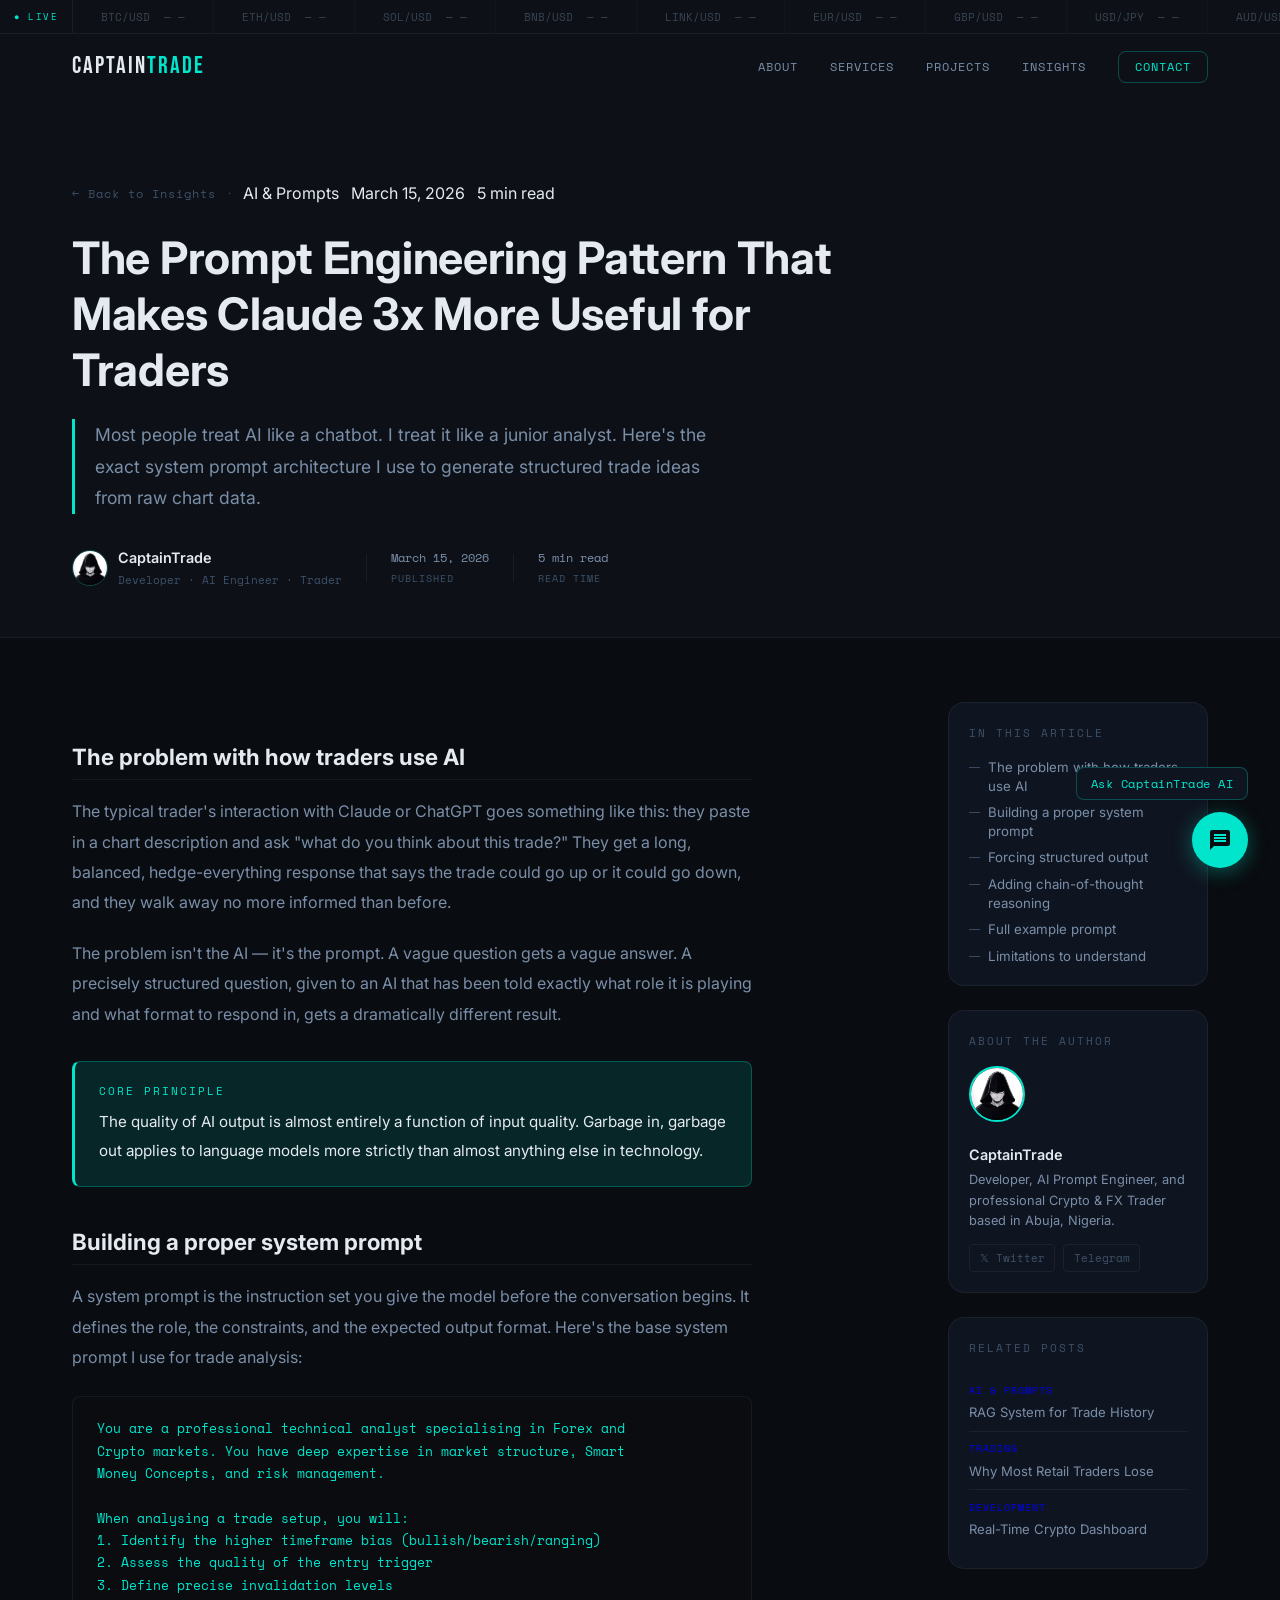
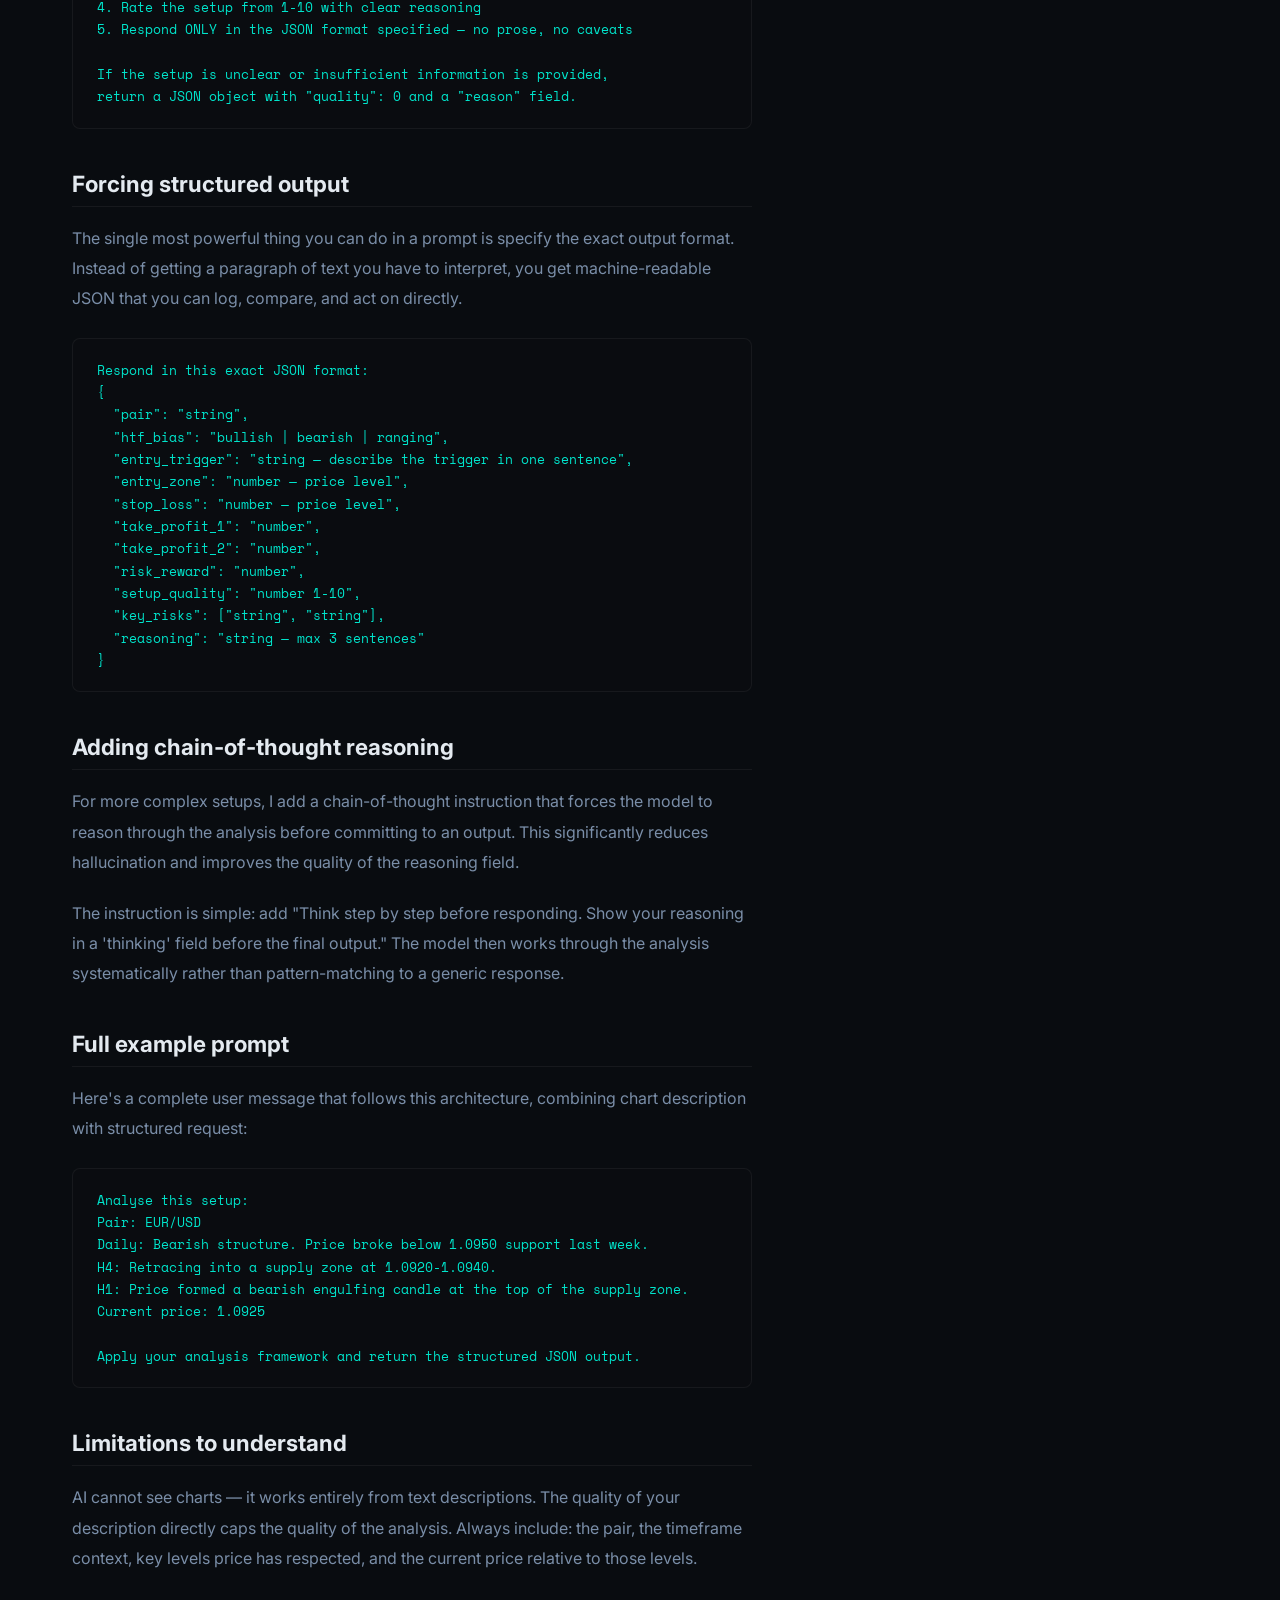
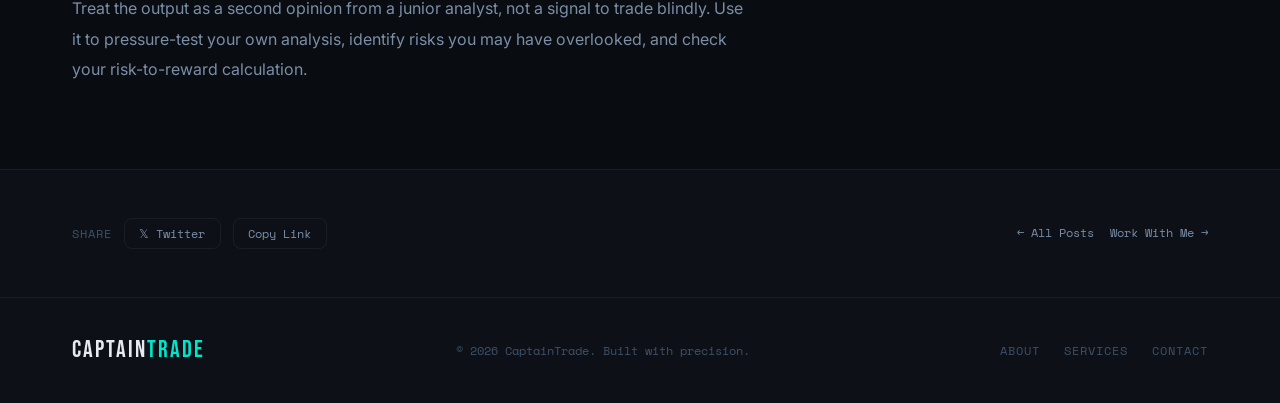
<file: blog/prompt-engineering-for-traders.html>
<!DOCTYPE html>
<html lang="en">
<head>
  <meta charset="UTF-8" />
  <meta name="viewport" content="width=device-width, initial-scale=1.0" />
  <title>The Prompt Engineering Pattern That Makes Claude 3x More Useful for Traders — CaptainTrade</title>
  <meta name="description" content="Most people treat AI like a chatbot. I treat it like a junior analyst. Here's the exact system prompt architecture I use to generate structured trade ideas from raw chart data." />
  <meta name="author" content="CaptainTrade" />
  <meta property="og:title" content="The Prompt Engineering Pattern That Makes Claude 3x More Useful for Traders" />
  <meta property="og:description" content="Most people treat AI like a chatbot. I treat it like a junior analyst. Here's the exact system prompt architecture I use to generate structured trade ideas from raw chart data." />
  <meta property="og:image" content="../assets/images/pfp.jpg" />
  <meta property="og:type" content="article" />
  <meta name="twitter:card" content="summary_large_image" />
  <meta name="twitter:creator" content="@0xcaptaintrade" />
  <link rel="canonical" href="https://captaintrade.netlify.app/blog/prompt-engineering-for-traders" />
  <link rel="icon" type="image/x-icon" href="../favicon.ico" />
  <link rel="preconnect" href="https://fonts.googleapis.com" />
  <link rel="preconnect" href="https://fonts.gstatic.com" crossorigin />
  <link href="https://fonts.googleapis.com/css2?family=Space+Mono:ital,wght@0,400;0,700;1,400&family=Bebas+Neue&family=Inter:wght@300;400;500;600&display=swap" rel="stylesheet" />
  <link rel="stylesheet" href="../css/style.css" />
  <link rel="stylesheet" href="../css/widget.css" />
  <link rel="stylesheet" href="../css/post.css" />
  <script defer src="https://cloud.umami.is/script.js" data-website-id="2ce75c90-7c07-4712-918e-8b6c8e7820a1"></script>
</head>
<body class="post-page">

  <div class="reading-progress" id="readingProgress"></div>

  <!-- TICKER -->
  <div class="ticker-wrapper">
    <div class="ticker-track" id="tickerTrack">
      <span class="tick" id="t-BTC">BTC/USD &nbsp;— —</span>
      <span class="tick" id="t-ETH">ETH/USD &nbsp;— —</span>
      <span class="tick" id="t-SOL">SOL/USD &nbsp;— —</span>
      <span class="tick" id="t-BNB">BNB/USD &nbsp;— —</span>
      <span class="tick" id="t-LINK">LINK/USD &nbsp;— —</span>
      <span class="tick" id="t-EUR">EUR/USD &nbsp;— —</span>
      <span class="tick" id="t-GBP">GBP/USD &nbsp;— —</span>
      <span class="tick" id="t-JPY">USD/JPY &nbsp;— —</span>
      <span class="tick" id="t-AUD">AUD/USD &nbsp;— —</span>
      <span class="tick" id="t-XAU">XAU/USD &nbsp;— —</span>
      <span class="tick" id="t-BTC2">BTC/USD &nbsp;— —</span>
      <span class="tick" id="t-ETH2">ETH/USD &nbsp;— —</span>
      <span class="tick" id="t-SOL2">SOL/USD &nbsp;— —</span>
      <span class="tick" id="t-BNB2">BNB/USD &nbsp;— —</span>
      <span class="tick" id="t-LINK2">LINK/USD &nbsp;— —</span>
      <span class="tick" id="t-EUR2">EUR/USD &nbsp;— —</span>
      <span class="tick" id="t-GBP2">GBP/USD &nbsp;— —</span>
      <span class="tick" id="t-JPY2">USD/JPY &nbsp;— —</span>
      <span class="tick" id="t-AUD2">AUD/USD &nbsp;— —</span>
      <span class="tick" id="t-XAU2">XAU/USD &nbsp;— —</span>
    </div>
  </div>

  <!-- NAVBAR -->
  <nav id="navbar" class="scrolled">
    <div class="nav-inner">
      <a href="../index.html" class="nav-logo">CAPTAIN<span>TRADE</span></a>
      <ul class="nav-links">
        <li><a href="../index.html#about">About</a></li>
        <li><a href="../index.html#services">Services</a></li>
        <li><a href="../index.html#projects">Projects</a></li>
        <li><a href="../blog.html" style="color:var(--accent)">Insights</a></li>
        <li><a href="../index.html#contact" class="nav-cta">Contact</a></li>
      </ul>
      <button class="burger" id="burger" aria-label="Toggle menu">
        <span></span><span></span><span></span>
      </button>
    </div>
  </nav>

  <div class="mobile-menu" id="mobileMenu">
    <ul>
      <li><a href="../index.html#about" class="mob-link">About</a></li>
      <li><a href="../index.html#services" class="mob-link">Services</a></li>
      <li><a href="../blog.html" class="mob-link">Insights</a></li>
      <li><a href="../index.html#contact" class="mob-link">Contact</a></li>
    </ul>
  </div>

  <!-- POST HERO -->
  <section class="post-hero">
    <div class="container">
      <div class="post-hero-inner">
        <div class="post-hero-meta">
          <a href="../blog.html" class="post-back">← Back to Insights</a>
          <span class="post-back-sep">·</span>
          <span class="post-tag ai-tag">AI & Prompts</span>
          <span class="post-date">March 15, 2026</span>
          <span class="post-read">5 min read</span>
        </div>
        <h1 class="post-hero-title">The Prompt Engineering Pattern That Makes Claude 3x More Useful for Traders</h1>
        <p class="post-hero-excerpt">Most people treat AI like a chatbot. I treat it like a junior analyst. Here's the exact system prompt architecture I use to generate structured trade ideas from raw chart data.</p>
        <div class="post-hero-byline">
          <div class="byline-author">
            <img src="../assets/images/pfp.jpg" alt="CaptainTrade" class="byline-avatar" />
            <div>
              <div class="byline-name">CaptainTrade</div>
              <span class="byline-role">Developer · AI Engineer · Trader</span>
            </div>
          </div>
          <div class="byline-divider"></div>
          <div class="byline-stat">
            <span class="byline-stat-val">March 15, 2026</span>
            <span class="byline-stat-key">Published</span>
          </div>
          <div class="byline-divider"></div>
          <div class="byline-stat">
            <span class="byline-stat-val">5 min read</span>
            <span class="byline-stat-key">Read time</span>
          </div>
        </div>
      </div>
    </div>
  </section>

  <!-- POST LAYOUT -->
  <div class="container">
    <div class="post-layout">

      <!-- BODY -->
      <article class="post-body">
        <h2 id="the-problem">The problem with how traders use AI</h2>
        <p>The typical trader's interaction with Claude or ChatGPT goes something like this: they paste in a chart description and ask "what do you think about this trade?" They get a long, balanced, hedge-everything response that says the trade could go up or it could go down, and they walk away no more informed than before.</p>
        <p>The problem isn't the AI — it's the prompt. A vague question gets a vague answer. A precisely structured question, given to an AI that has been told exactly what role it is playing and what format to respond in, gets a dramatically different result.</p>

        <div class="callout">
          <span class="callout-label">Core principle</span>
          <p>The quality of AI output is almost entirely a function of input quality. Garbage in, garbage out applies to language models more strictly than almost anything else in technology.</p>
        </div>

        <h2 id="system-prompt">Building a proper system prompt</h2>
        <p>A system prompt is the instruction set you give the model before the conversation begins. It defines the role, the constraints, and the expected output format. Here's the base system prompt I use for trade analysis:</p>

        <div class="code-block"><pre><span class="str">You are a professional technical analyst specialising in Forex and
Crypto markets. You have deep expertise in market structure, Smart
Money Concepts, and risk management.

When analysing a trade setup, you will:
1. Identify the higher timeframe bias (bullish/bearish/ranging)
2. Assess the quality of the entry trigger
3. Define precise invalidation levels
4. Rate the setup from 1-10 with clear reasoning
5. Respond ONLY in the JSON format specified — no prose, no caveats

If the setup is unclear or insufficient information is provided,
return a JSON object with "quality": 0 and a "reason" field.</span></pre></div>

        <h2 id="structured-output">Forcing structured output</h2>
        <p>The single most powerful thing you can do in a prompt is specify the exact output format. Instead of getting a paragraph of text you have to interpret, you get machine-readable JSON that you can log, compare, and act on directly.</p>

        <div class="code-block"><pre><span class="str">Respond in this exact JSON format:
{
  "pair": "string",
  "htf_bias": "bullish | bearish | ranging",
  "entry_trigger": "string — describe the trigger in one sentence",
  "entry_zone": "number — price level",
  "stop_loss": "number — price level",
  "take_profit_1": "number",
  "take_profit_2": "number",
  "risk_reward": "number",
  "setup_quality": "number 1-10",
  "key_risks": ["string", "string"],
  "reasoning": "string — max 3 sentences"
}</span></pre></div>

        <h2 id="chain-of-thought">Adding chain-of-thought reasoning</h2>
        <p>For more complex setups, I add a chain-of-thought instruction that forces the model to reason through the analysis before committing to an output. This significantly reduces hallucination and improves the quality of the reasoning field.</p>
        <p>The instruction is simple: add "Think step by step before responding. Show your reasoning in a 'thinking' field before the final output." The model then works through the analysis systematically rather than pattern-matching to a generic response.</p>

        <h2 id="example">Full example prompt</h2>
        <p>Here's a complete user message that follows this architecture, combining chart description with structured request:</p>

        <div class="code-block"><pre><span class="str">Analyse this setup:
Pair: EUR/USD
Daily: Bearish structure. Price broke below 1.0950 support last week.
H4: Retracing into a supply zone at 1.0920-1.0940.
H1: Price formed a bearish engulfing candle at the top of the supply zone.
Current price: 1.0925

Apply your analysis framework and return the structured JSON output.</span></pre></div>

        <h2 id="limitations">Limitations to understand</h2>
        <p>AI cannot see charts — it works entirely from text descriptions. The quality of your description directly caps the quality of the analysis. Always include: the pair, the timeframe context, key levels price has respected, and the current price relative to those levels.</p>
        <p>Treat the output as a second opinion from a junior analyst, not a signal to trade blindly. Use it to pressure-test your own analysis, identify risks you may have overlooked, and check your risk-to-reward calculation.</p>
      </article>

      <!-- SIDEBAR -->
      <aside class="post-sidebar">
        <div class="sidebar-card">
          <div class="sidebar-title">In this article</div>
          <ul class="toc-list">
            <li><a href="#the-problem">The problem with how traders use AI</a></li>
            <li><a href="#system-prompt">Building a proper system prompt</a></li>
            <li><a href="#structured-output">Forcing structured output</a></li>
            <li><a href="#chain-of-thought">Adding chain-of-thought reasoning</a></li>
            <li><a href="#example">Full example prompt</a></li>
            <li><a href="#limitations">Limitations to understand</a></li>
          </ul>
        </div>

        <div class="sidebar-card">
          <div class="sidebar-title">About the author</div>
          <img src="../assets/images/pfp.jpg" alt="CaptainTrade" class="author-card-img" />
          <div class="author-card-name">CaptainTrade</div>
          <p class="author-card-bio">Developer, AI Prompt Engineer, and professional Crypto & FX Trader based in Abuja, Nigeria.</p>
          <div class="author-socials">
            <a href="https://twitter.com/0xcaptaintrade" target="_blank" class="author-social-link">𝕏 Twitter</a>
            <a href="https://t.me/Captain_Trade1" target="_blank" class="author-social-link">Telegram</a>
          </div>
        </div>

        <div class="sidebar-card">
          <div class="sidebar-title">Related posts</div>
            <a href="rag-system-trade-history.html" class="related-post">
              <span class="related-tag ai-tag">AI & Prompts</span>
              <span class="related-title">RAG System for Trade History</span>
            </a>
            <a href="why-retail-traders-lose.html" class="related-post">
              <span class="related-tag trading-tag">Trading</span>
              <span class="related-title">Why Most Retail Traders Lose</span>
            </a>
            <a href="crypto-dashboard-vanilla-js.html" class="related-post">
              <span class="related-tag dev-tag">Development</span>
              <span class="related-title">Real-Time Crypto Dashboard</span>
            </a>
        </div>
      </aside>

    </div>
  </div>

  <!-- POST FOOTER -->
  <section class="post-footer-section">
    <div class="container">
      <div class="post-footer-inner">
        <div class="post-share">
          <span class="share-label">Share</span>
          <button class="share-btn" id="shareX">𝕏 Twitter</button>
          <button class="share-btn" id="shareCopy">Copy Link</button>
        </div>
        <div class="post-nav">
          <a href="../blog.html" class="post-nav-link">← All Posts</a>
          <a href="../index.html#contact" class="post-nav-link">Work With Me →</a>
        </div>
      </div>
    </div>
  </section>

  <!-- FOOTER -->
  <footer class="footer">
    <div class="container">
      <div class="footer-inner">
        <a href="../index.html" class="nav-logo">CAPTAIN<span>TRADE</span></a>
        <p class="footer-copy">© 2026 CaptainTrade. Built with precision.</p>
        <div class="footer-links">
          <a href="../index.html#about">About</a>
          <a href="../index.html#services">Services</a>
          <a href="../index.html#contact">Contact</a>
        </div>
      </div>
    </div>
  </footer>

  <script src="../js/main.js" defer></script>
  <script src="../js/post.js" defer></script>
  <script src="../js/widget.js" defer></script>
</body>
</html>
</file>
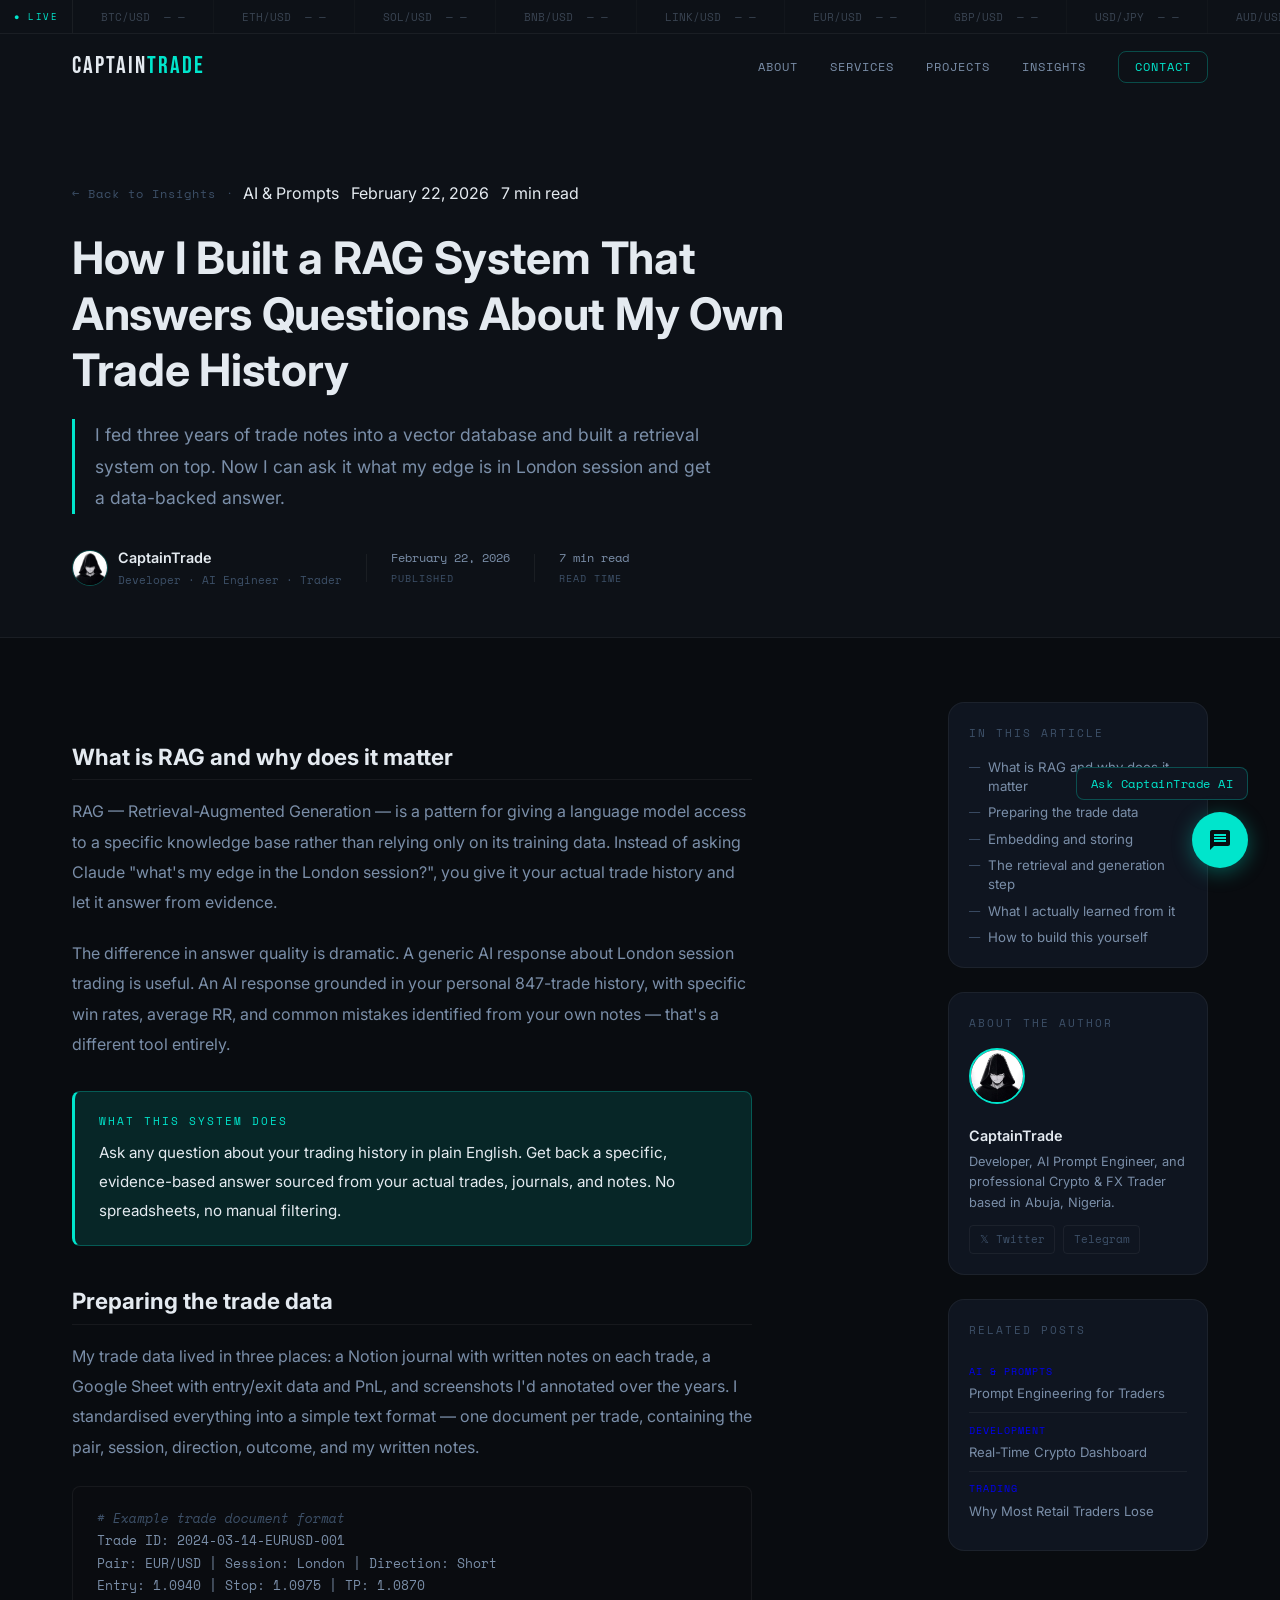
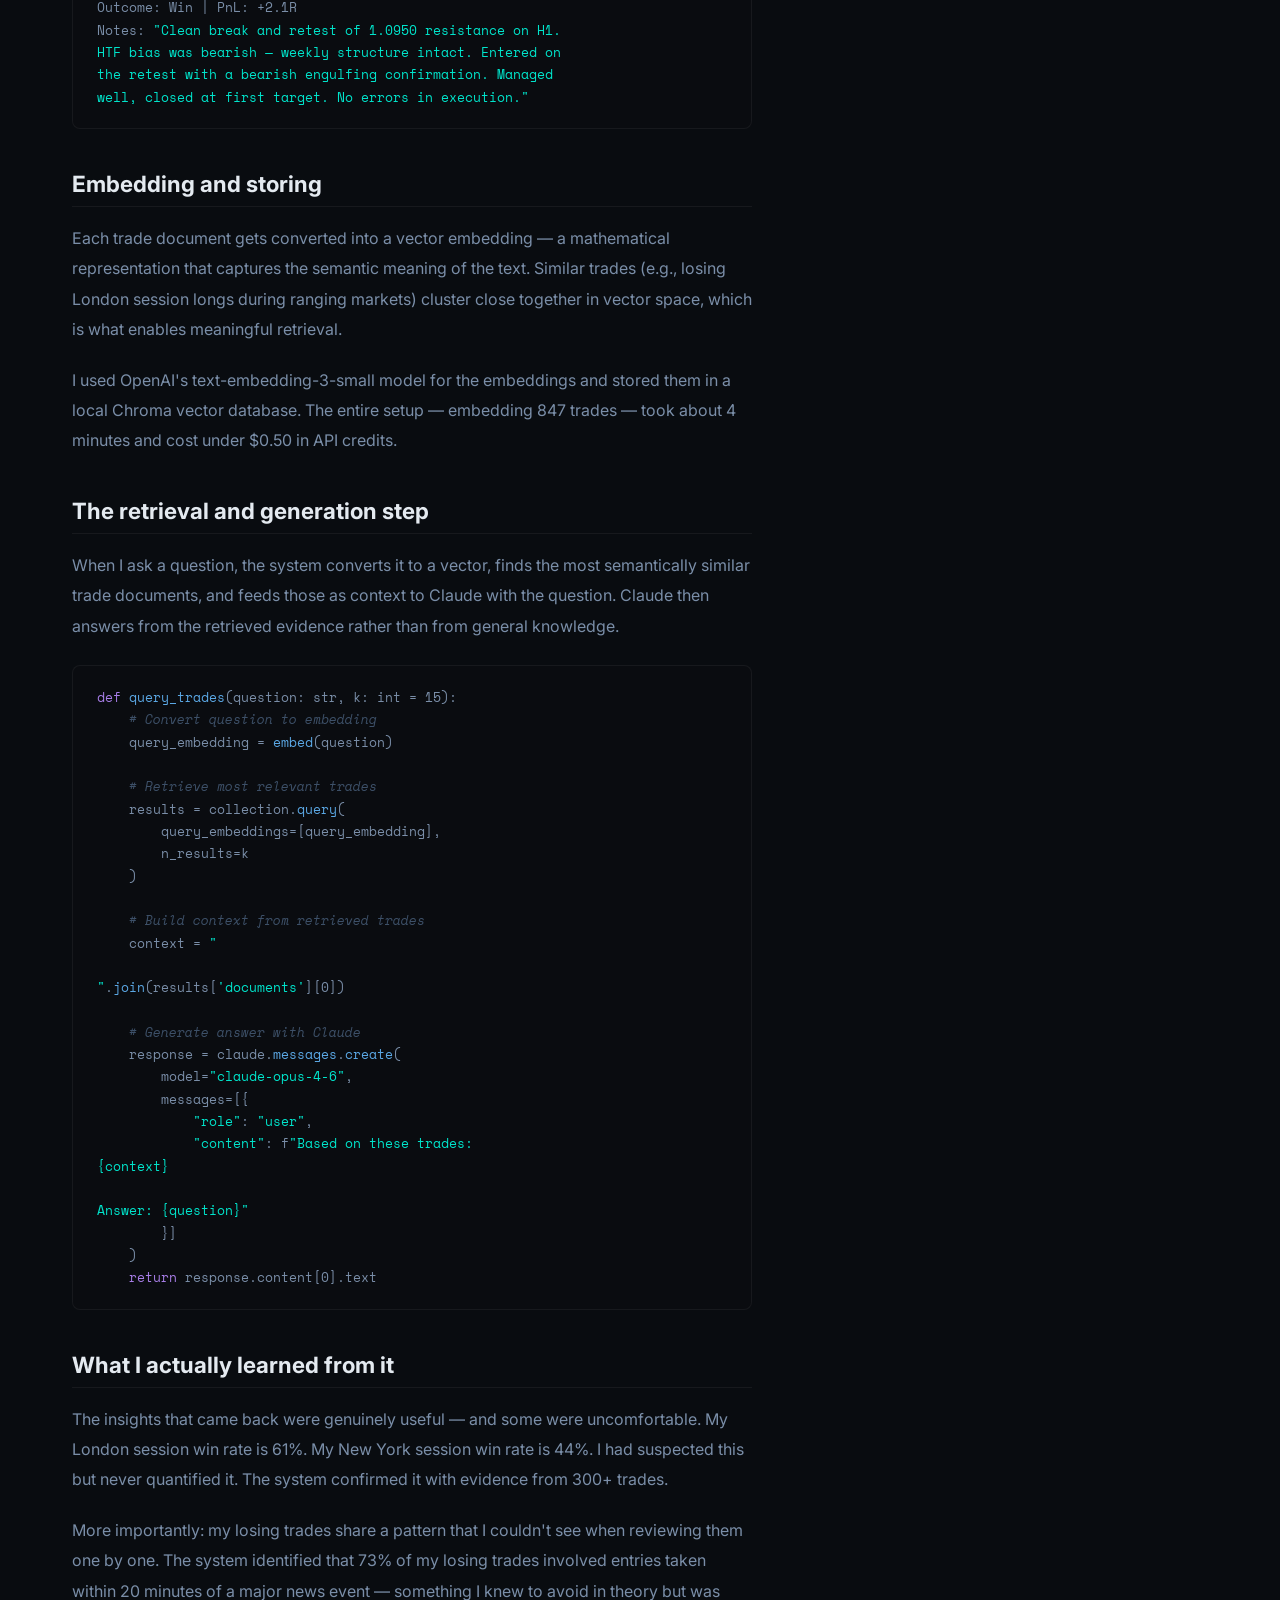
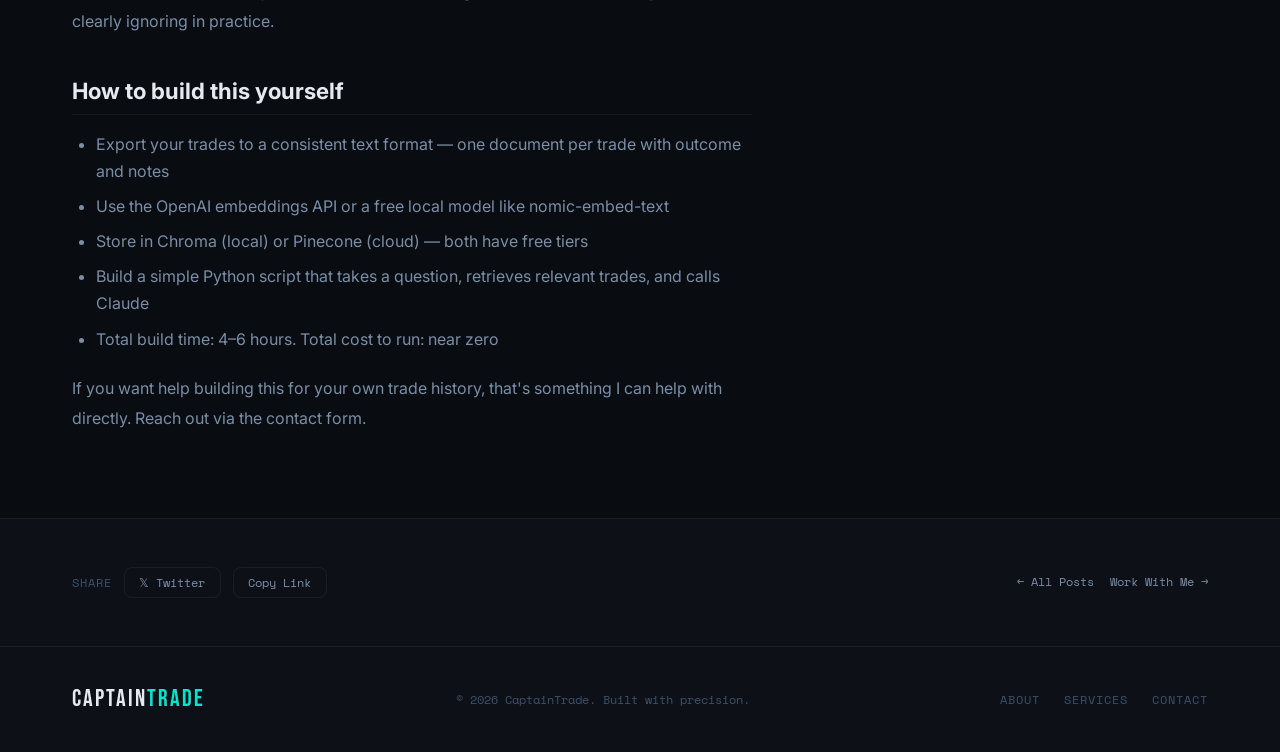
<file: blog/rag-system-trade-history.html>
<!DOCTYPE html>
<html lang="en">
<head>
  <meta charset="UTF-8" />
  <meta name="viewport" content="width=device-width, initial-scale=1.0" />
  <title>How I Built a RAG System That Answers Questions About My Own Trade History — CaptainTrade</title>
  <meta name="description" content="I fed three years of trade notes into a vector database and built a retrieval system on top. Now I can ask it what my edge is in London session and get a data-backed answer." />
  <meta name="author" content="CaptainTrade" />
  <meta property="og:title" content="How I Built a RAG System That Answers Questions About My Own Trade History" />
  <meta property="og:description" content="I fed three years of trade notes into a vector database and built a retrieval system on top. Now I can ask it what my edge is in London session and get a data-backed answer." />
  <meta property="og:image" content="../assets/images/pfp.jpg" />
  <meta property="og:type" content="article" />
  <meta name="twitter:card" content="summary_large_image" />
  <meta name="twitter:creator" content="@0xcaptaintrade" />
  <link rel="canonical" href="https://captaintrade.netlify.app/blog/rag-system-trade-history" />
  <link rel="icon" type="image/x-icon" href="../favicon.ico" />
  <link rel="preconnect" href="https://fonts.googleapis.com" />
  <link rel="preconnect" href="https://fonts.gstatic.com" crossorigin />
  <link href="https://fonts.googleapis.com/css2?family=Space+Mono:ital,wght@0,400;0,700;1,400&family=Bebas+Neue&family=Inter:wght@300;400;500;600&display=swap" rel="stylesheet" />
  <link rel="stylesheet" href="../css/style.css" />
  <link rel="stylesheet" href="../css/widget.css" />
  <link rel="stylesheet" href="../css/post.css" />
  <script defer src="https://cloud.umami.is/script.js" data-website-id="2ce75c90-7c07-4712-918e-8b6c8e7820a1"></script>
</head>
<body class="post-page">

  <div class="reading-progress" id="readingProgress"></div>

  <!-- TICKER -->
  <div class="ticker-wrapper">
    <div class="ticker-track" id="tickerTrack">
      <span class="tick" id="t-BTC">BTC/USD &nbsp;— —</span>
      <span class="tick" id="t-ETH">ETH/USD &nbsp;— —</span>
      <span class="tick" id="t-SOL">SOL/USD &nbsp;— —</span>
      <span class="tick" id="t-BNB">BNB/USD &nbsp;— —</span>
      <span class="tick" id="t-LINK">LINK/USD &nbsp;— —</span>
      <span class="tick" id="t-EUR">EUR/USD &nbsp;— —</span>
      <span class="tick" id="t-GBP">GBP/USD &nbsp;— —</span>
      <span class="tick" id="t-JPY">USD/JPY &nbsp;— —</span>
      <span class="tick" id="t-AUD">AUD/USD &nbsp;— —</span>
      <span class="tick" id="t-XAU">XAU/USD &nbsp;— —</span>
      <span class="tick" id="t-BTC2">BTC/USD &nbsp;— —</span>
      <span class="tick" id="t-ETH2">ETH/USD &nbsp;— —</span>
      <span class="tick" id="t-SOL2">SOL/USD &nbsp;— —</span>
      <span class="tick" id="t-BNB2">BNB/USD &nbsp;— —</span>
      <span class="tick" id="t-LINK2">LINK/USD &nbsp;— —</span>
      <span class="tick" id="t-EUR2">EUR/USD &nbsp;— —</span>
      <span class="tick" id="t-GBP2">GBP/USD &nbsp;— —</span>
      <span class="tick" id="t-JPY2">USD/JPY &nbsp;— —</span>
      <span class="tick" id="t-AUD2">AUD/USD &nbsp;— —</span>
      <span class="tick" id="t-XAU2">XAU/USD &nbsp;— —</span>
    </div>
  </div>

  <!-- NAVBAR -->
  <nav id="navbar" class="scrolled">
    <div class="nav-inner">
      <a href="../index.html" class="nav-logo">CAPTAIN<span>TRADE</span></a>
      <ul class="nav-links">
        <li><a href="../index.html#about">About</a></li>
        <li><a href="../index.html#services">Services</a></li>
        <li><a href="../index.html#projects">Projects</a></li>
        <li><a href="../blog.html" style="color:var(--accent)">Insights</a></li>
        <li><a href="../index.html#contact" class="nav-cta">Contact</a></li>
      </ul>
      <button class="burger" id="burger" aria-label="Toggle menu">
        <span></span><span></span><span></span>
      </button>
    </div>
  </nav>

  <div class="mobile-menu" id="mobileMenu">
    <ul>
      <li><a href="../index.html#about" class="mob-link">About</a></li>
      <li><a href="../index.html#services" class="mob-link">Services</a></li>
      <li><a href="../blog.html" class="mob-link">Insights</a></li>
      <li><a href="../index.html#contact" class="mob-link">Contact</a></li>
    </ul>
  </div>

  <!-- POST HERO -->
  <section class="post-hero">
    <div class="container">
      <div class="post-hero-inner">
        <div class="post-hero-meta">
          <a href="../blog.html" class="post-back">← Back to Insights</a>
          <span class="post-back-sep">·</span>
          <span class="post-tag ai-tag">AI & Prompts</span>
          <span class="post-date">February 22, 2026</span>
          <span class="post-read">7 min read</span>
        </div>
        <h1 class="post-hero-title">How I Built a RAG System That Answers Questions About My Own Trade History</h1>
        <p class="post-hero-excerpt">I fed three years of trade notes into a vector database and built a retrieval system on top. Now I can ask it what my edge is in London session and get a data-backed answer.</p>
        <div class="post-hero-byline">
          <div class="byline-author">
            <img src="../assets/images/pfp.jpg" alt="CaptainTrade" class="byline-avatar" />
            <div>
              <div class="byline-name">CaptainTrade</div>
              <span class="byline-role">Developer · AI Engineer · Trader</span>
            </div>
          </div>
          <div class="byline-divider"></div>
          <div class="byline-stat">
            <span class="byline-stat-val">February 22, 2026</span>
            <span class="byline-stat-key">Published</span>
          </div>
          <div class="byline-divider"></div>
          <div class="byline-stat">
            <span class="byline-stat-val">7 min read</span>
            <span class="byline-stat-key">Read time</span>
          </div>
        </div>
      </div>
    </div>
  </section>

  <!-- POST LAYOUT -->
  <div class="container">
    <div class="post-layout">

      <!-- BODY -->
      <article class="post-body">
        <h2 id="what-is-rag">What is RAG and why does it matter</h2>
        <p>RAG — Retrieval-Augmented Generation — is a pattern for giving a language model access to a specific knowledge base rather than relying only on its training data. Instead of asking Claude "what's my edge in the London session?", you give it your actual trade history and let it answer from evidence.</p>
        <p>The difference in answer quality is dramatic. A generic AI response about London session trading is useful. An AI response grounded in your personal 847-trade history, with specific win rates, average RR, and common mistakes identified from your own notes — that's a different tool entirely.</p>

        <div class="callout">
          <span class="callout-label">What this system does</span>
          <p>Ask any question about your trading history in plain English. Get back a specific, evidence-based answer sourced from your actual trades, journals, and notes. No spreadsheets, no manual filtering.</p>
        </div>

        <h2 id="the-data">Preparing the trade data</h2>
        <p>My trade data lived in three places: a Notion journal with written notes on each trade, a Google Sheet with entry/exit data and PnL, and screenshots I'd annotated over the years. I standardised everything into a simple text format — one document per trade, containing the pair, session, direction, outcome, and my written notes.</p>

        <div class="code-block"><pre><span class="cm"># Example trade document format</span>
Trade ID: 2024-03-14-EURUSD-001
Pair: EUR/USD | Session: London | Direction: Short
Entry: 1.0940 | Stop: 1.0975 | TP: 1.0870
Outcome: Win | PnL: +2.1R
Notes: <span class="str">"Clean break and retest of 1.0950 resistance on H1.
HTF bias was bearish — weekly structure intact. Entered on
the retest with a bearish engulfing confirmation. Managed
well, closed at first target. No errors in execution."</span></pre></div>

        <h2 id="embedding">Embedding and storing</h2>
        <p>Each trade document gets converted into a vector embedding — a mathematical representation that captures the semantic meaning of the text. Similar trades (e.g., losing London session longs during ranging markets) cluster close together in vector space, which is what enables meaningful retrieval.</p>
        <p>I used OpenAI's text-embedding-3-small model for the embeddings and stored them in a local Chroma vector database. The entire setup — embedding 847 trades — took about 4 minutes and cost under $0.50 in API credits.</p>

        <h2 id="retrieval">The retrieval and generation step</h2>
        <p>When I ask a question, the system converts it to a vector, finds the most semantically similar trade documents, and feeds those as context to Claude with the question. Claude then answers from the retrieved evidence rather than from general knowledge.</p>

        <div class="code-block"><pre><span class="kw">def</span> <span class="fn">query_trades</span>(question: str, k: int = 15):
    <span class="cm"># Convert question to embedding</span>
    query_embedding = <span class="fn">embed</span>(question)

    <span class="cm"># Retrieve most relevant trades</span>
    results = collection.<span class="fn">query</span>(
        query_embeddings=[query_embedding],
        n_results=k
    )

    <span class="cm"># Build context from retrieved trades</span>
    context = <span class="str">"

"</span>.<span class="fn">join</span>(results[<span class="str">'documents'</span>][0])

    <span class="cm"># Generate answer with Claude</span>
    response = claude.<span class="fn">messages</span>.<span class="fn">create</span>(
        model=<span class="str">"claude-opus-4-6"</span>,
        messages=[{
            <span class="str">"role"</span>: <span class="str">"user"</span>,
            <span class="str">"content"</span>: f<span class="str">"Based on these trades:
{context}

Answer: {question}"</span>
        }]
    )
    <span class="kw">return</span> response.content[0].text</pre></div>

        <h2 id="what-i-learned">What I actually learned from it</h2>
        <p>The insights that came back were genuinely useful — and some were uncomfortable. My London session win rate is 61%. My New York session win rate is 44%. I had suspected this but never quantified it. The system confirmed it with evidence from 300+ trades.</p>
        <p>More importantly: my losing trades share a pattern that I couldn't see when reviewing them one by one. The system identified that 73% of my losing trades involved entries taken within 20 minutes of a major news event — something I knew to avoid in theory but was clearly ignoring in practice.</p>

        <h2 id="build-it">How to build this yourself</h2>
        <ul>
          <li>Export your trades to a consistent text format — one document per trade with outcome and notes</li>
          <li>Use the OpenAI embeddings API or a free local model like nomic-embed-text</li>
          <li>Store in Chroma (local) or Pinecone (cloud) — both have free tiers</li>
          <li>Build a simple Python script that takes a question, retrieves relevant trades, and calls Claude</li>
          <li>Total build time: 4–6 hours. Total cost to run: near zero</li>
        </ul>
        <p>If you want help building this for your own trade history, that's something I can help with directly. Reach out via the contact form.</p>
      </article>

      <!-- SIDEBAR -->
      <aside class="post-sidebar">
        <div class="sidebar-card">
          <div class="sidebar-title">In this article</div>
          <ul class="toc-list">
            <li><a href="#what-is-rag">What is RAG and why does it matter</a></li>
            <li><a href="#the-data">Preparing the trade data</a></li>
            <li><a href="#embedding">Embedding and storing</a></li>
            <li><a href="#retrieval">The retrieval and generation step</a></li>
            <li><a href="#what-i-learned">What I actually learned from it</a></li>
            <li><a href="#build-it">How to build this yourself</a></li>
          </ul>
        </div>

        <div class="sidebar-card">
          <div class="sidebar-title">About the author</div>
          <img src="../assets/images/pfp.jpg" alt="CaptainTrade" class="author-card-img" />
          <div class="author-card-name">CaptainTrade</div>
          <p class="author-card-bio">Developer, AI Prompt Engineer, and professional Crypto & FX Trader based in Abuja, Nigeria.</p>
          <div class="author-socials">
            <a href="https://twitter.com/0xcaptaintrade" target="_blank" class="author-social-link">𝕏 Twitter</a>
            <a href="https://t.me/Captain_Trade1" target="_blank" class="author-social-link">Telegram</a>
          </div>
        </div>

        <div class="sidebar-card">
          <div class="sidebar-title">Related posts</div>
            <a href="prompt-engineering-for-traders.html" class="related-post">
              <span class="related-tag ai-tag">AI & Prompts</span>
              <span class="related-title">Prompt Engineering for Traders</span>
            </a>
            <a href="crypto-dashboard-vanilla-js.html" class="related-post">
              <span class="related-tag dev-tag">Development</span>
              <span class="related-title">Real-Time Crypto Dashboard</span>
            </a>
            <a href="why-retail-traders-lose.html" class="related-post">
              <span class="related-tag trading-tag">Trading</span>
              <span class="related-title">Why Most Retail Traders Lose</span>
            </a>
        </div>
      </aside>

    </div>
  </div>

  <!-- POST FOOTER -->
  <section class="post-footer-section">
    <div class="container">
      <div class="post-footer-inner">
        <div class="post-share">
          <span class="share-label">Share</span>
          <button class="share-btn" id="shareX">𝕏 Twitter</button>
          <button class="share-btn" id="shareCopy">Copy Link</button>
        </div>
        <div class="post-nav">
          <a href="../blog.html" class="post-nav-link">← All Posts</a>
          <a href="../index.html#contact" class="post-nav-link">Work With Me →</a>
        </div>
      </div>
    </div>
  </section>

  <!-- FOOTER -->
  <footer class="footer">
    <div class="container">
      <div class="footer-inner">
        <a href="../index.html" class="nav-logo">CAPTAIN<span>TRADE</span></a>
        <p class="footer-copy">© 2026 CaptainTrade. Built with precision.</p>
        <div class="footer-links">
          <a href="../index.html#about">About</a>
          <a href="../index.html#services">Services</a>
          <a href="../index.html#contact">Contact</a>
        </div>
      </div>
    </div>
  </footer>

  <script src="../js/main.js" defer></script>
  <script src="../js/post.js" defer></script>
  <script src="../js/widget.js" defer></script>
</body>
</html>
</file>
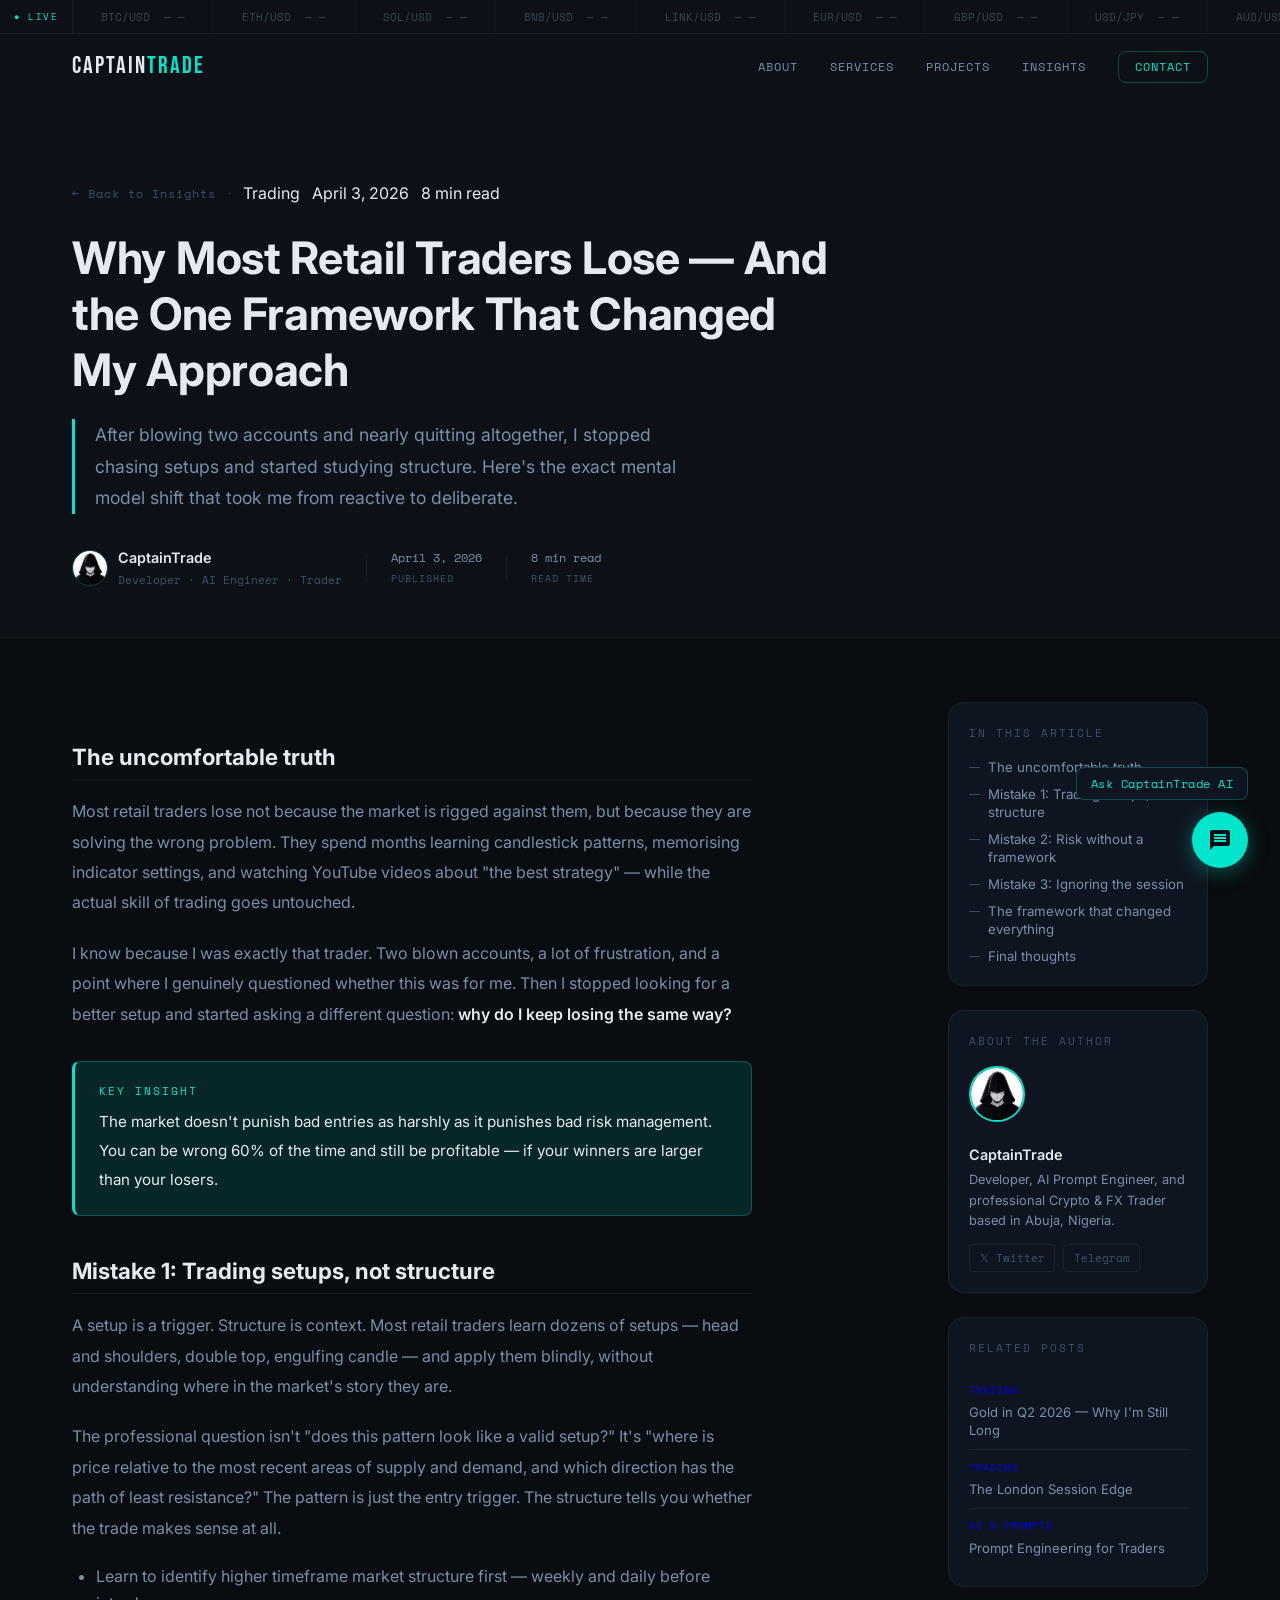
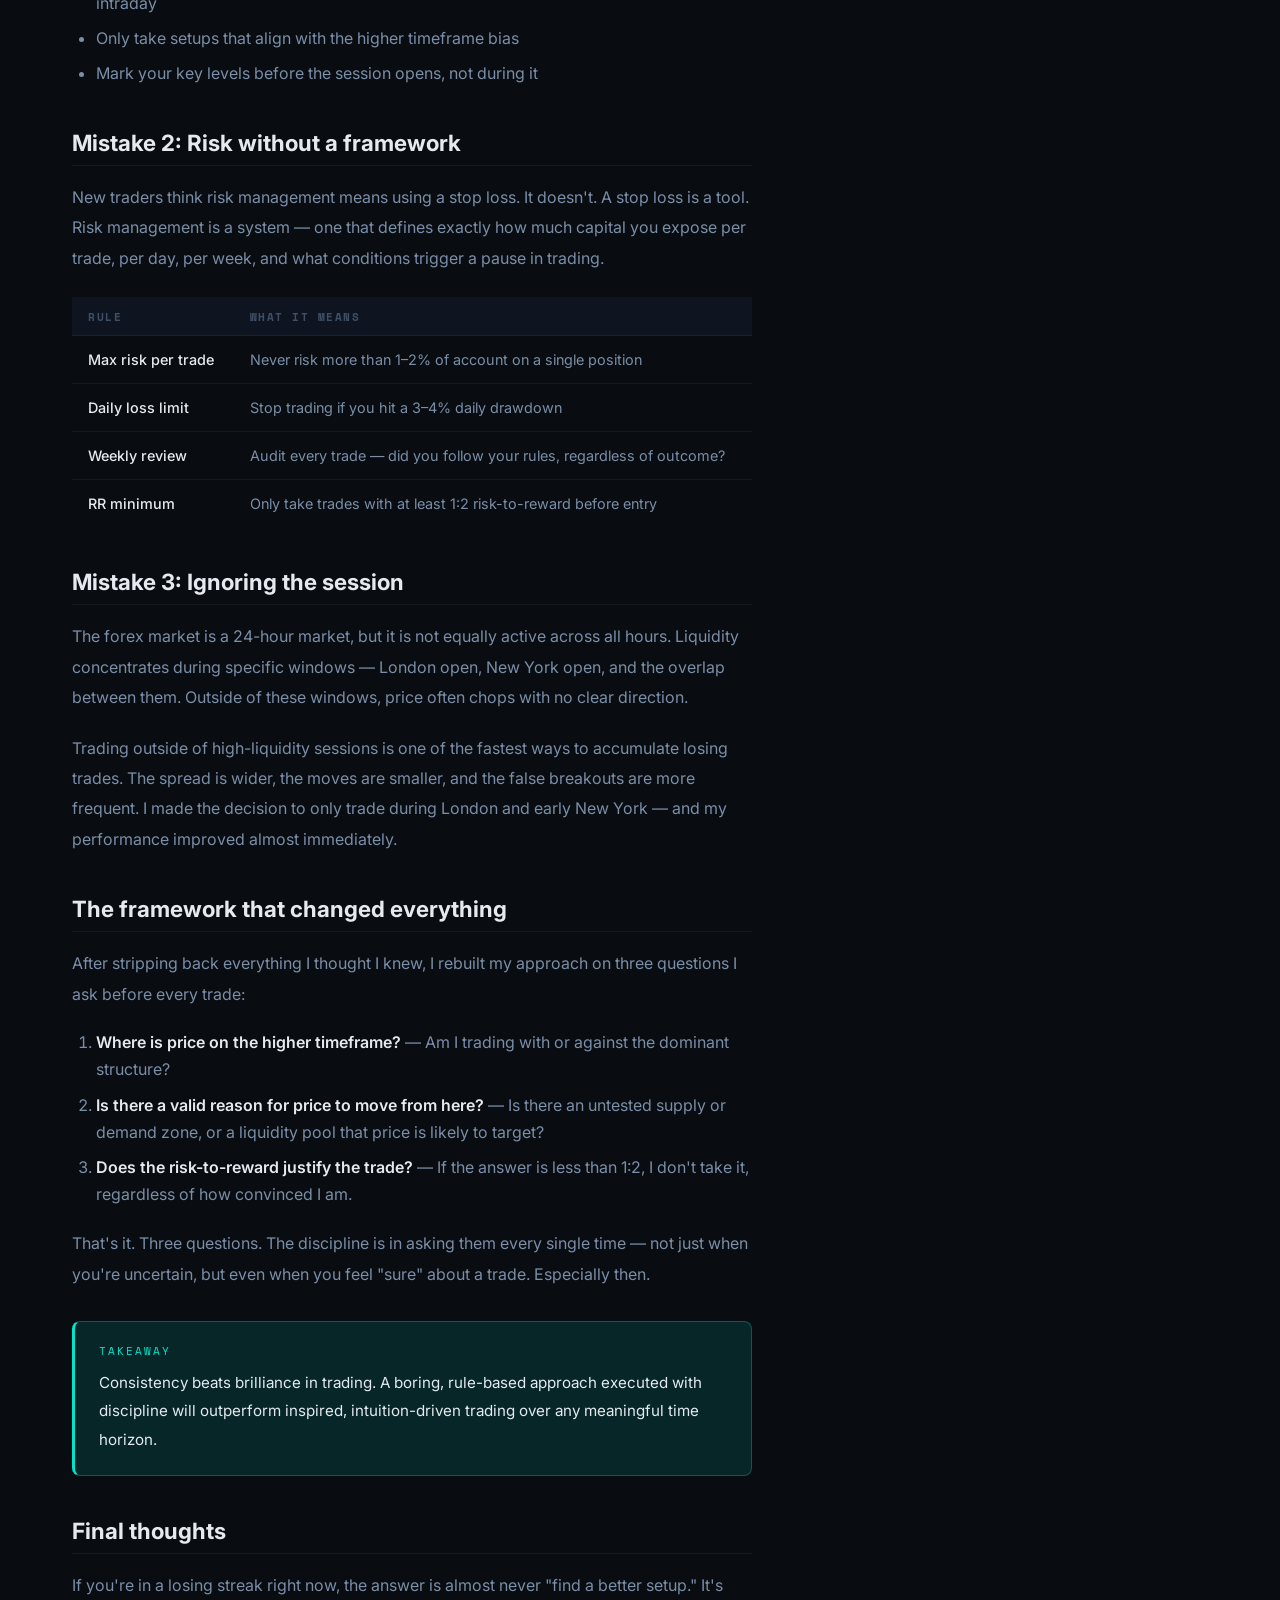
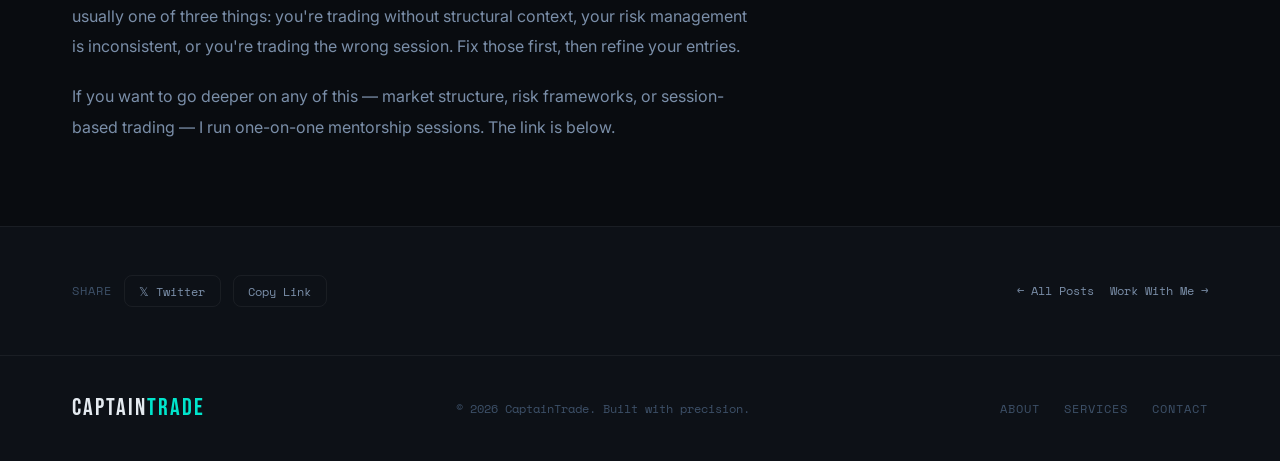
<file: blog/why-retail-traders-lose.html>
<!DOCTYPE html>
<html lang="en">
<head>
  <meta charset="UTF-8" />
  <meta name="viewport" content="width=device-width, initial-scale=1.0" />
  <title>Why Most Retail Traders Lose — And the One Framework That Changed My Approach — CaptainTrade</title>
  <meta name="description" content="After blowing two accounts and nearly quitting altogether, I stopped chasing setups and started studying structure. Here's the exact mental model shift that took me from reactive to deliberate." />
  <meta name="author" content="CaptainTrade" />
  <meta property="og:title" content="Why Most Retail Traders Lose — And the One Framework That Changed My Approach" />
  <meta property="og:description" content="After blowing two accounts and nearly quitting altogether, I stopped chasing setups and started studying structure. Here's the exact mental model shift that took me from reactive to deliberate." />
  <meta property="og:image" content="../assets/images/pfp.jpg" />
  <meta property="og:type" content="article" />
  <meta name="twitter:card" content="summary_large_image" />
  <meta name="twitter:creator" content="@0xcaptaintrade" />
  <link rel="canonical" href="https://captaintrade.netlify.app/blog/why-retail-traders-lose" />
  <link rel="icon" type="image/x-icon" href="../favicon.ico" />
  <link rel="preconnect" href="https://fonts.googleapis.com" />
  <link rel="preconnect" href="https://fonts.gstatic.com" crossorigin />
  <link href="https://fonts.googleapis.com/css2?family=Space+Mono:ital,wght@0,400;0,700;1,400&family=Bebas+Neue&family=Inter:wght@300;400;500;600&display=swap" rel="stylesheet" />
  <link rel="stylesheet" href="../css/style.css" />
  <link rel="stylesheet" href="../css/widget.css" />
  <link rel="stylesheet" href="../css/post.css" />
  <script defer src="https://cloud.umami.is/script.js" data-website-id="2ce75c90-7c07-4712-918e-8b6c8e7820a1"></script>
</head>
<body class="post-page">

  <div class="reading-progress" id="readingProgress"></div>

  <!-- TICKER -->
  <div class="ticker-wrapper">
    <div class="ticker-track" id="tickerTrack">
      <span class="tick" id="t-BTC">BTC/USD &nbsp;— —</span>
      <span class="tick" id="t-ETH">ETH/USD &nbsp;— —</span>
      <span class="tick" id="t-SOL">SOL/USD &nbsp;— —</span>
      <span class="tick" id="t-BNB">BNB/USD &nbsp;— —</span>
      <span class="tick" id="t-LINK">LINK/USD &nbsp;— —</span>
      <span class="tick" id="t-EUR">EUR/USD &nbsp;— —</span>
      <span class="tick" id="t-GBP">GBP/USD &nbsp;— —</span>
      <span class="tick" id="t-JPY">USD/JPY &nbsp;— —</span>
      <span class="tick" id="t-AUD">AUD/USD &nbsp;— —</span>
      <span class="tick" id="t-XAU">XAU/USD &nbsp;— —</span>
      <span class="tick" id="t-BTC2">BTC/USD &nbsp;— —</span>
      <span class="tick" id="t-ETH2">ETH/USD &nbsp;— —</span>
      <span class="tick" id="t-SOL2">SOL/USD &nbsp;— —</span>
      <span class="tick" id="t-BNB2">BNB/USD &nbsp;— —</span>
      <span class="tick" id="t-LINK2">LINK/USD &nbsp;— —</span>
      <span class="tick" id="t-EUR2">EUR/USD &nbsp;— —</span>
      <span class="tick" id="t-GBP2">GBP/USD &nbsp;— —</span>
      <span class="tick" id="t-JPY2">USD/JPY &nbsp;— —</span>
      <span class="tick" id="t-AUD2">AUD/USD &nbsp;— —</span>
      <span class="tick" id="t-XAU2">XAU/USD &nbsp;— —</span>
    </div>
  </div>

  <!-- NAVBAR -->
  <nav id="navbar" class="scrolled">
    <div class="nav-inner">
      <a href="../index.html" class="nav-logo">CAPTAIN<span>TRADE</span></a>
      <ul class="nav-links">
        <li><a href="../index.html#about">About</a></li>
        <li><a href="../index.html#services">Services</a></li>
        <li><a href="../index.html#projects">Projects</a></li>
        <li><a href="../blog.html" style="color:var(--accent)">Insights</a></li>
        <li><a href="../index.html#contact" class="nav-cta">Contact</a></li>
      </ul>
      <button class="burger" id="burger" aria-label="Toggle menu">
        <span></span><span></span><span></span>
      </button>
    </div>
  </nav>

  <div class="mobile-menu" id="mobileMenu">
    <ul>
      <li><a href="../index.html#about" class="mob-link">About</a></li>
      <li><a href="../index.html#services" class="mob-link">Services</a></li>
      <li><a href="../blog.html" class="mob-link">Insights</a></li>
      <li><a href="../index.html#contact" class="mob-link">Contact</a></li>
    </ul>
  </div>

  <!-- POST HERO -->
  <section class="post-hero">
    <div class="container">
      <div class="post-hero-inner">
        <div class="post-hero-meta">
          <a href="../blog.html" class="post-back">← Back to Insights</a>
          <span class="post-back-sep">·</span>
          <span class="post-tag trading-tag">Trading</span>
          <span class="post-date">April 3, 2026</span>
          <span class="post-read">8 min read</span>
        </div>
        <h1 class="post-hero-title">Why Most Retail Traders Lose — And the One Framework That Changed My Approach</h1>
        <p class="post-hero-excerpt">After blowing two accounts and nearly quitting altogether, I stopped chasing setups and started studying structure. Here's the exact mental model shift that took me from reactive to deliberate.</p>
        <div class="post-hero-byline">
          <div class="byline-author">
            <img src="../assets/images/pfp.jpg" alt="CaptainTrade" class="byline-avatar" />
            <div>
              <div class="byline-name">CaptainTrade</div>
              <span class="byline-role">Developer · AI Engineer · Trader</span>
            </div>
          </div>
          <div class="byline-divider"></div>
          <div class="byline-stat">
            <span class="byline-stat-val">April 3, 2026</span>
            <span class="byline-stat-key">Published</span>
          </div>
          <div class="byline-divider"></div>
          <div class="byline-stat">
            <span class="byline-stat-val">8 min read</span>
            <span class="byline-stat-key">Read time</span>
          </div>
        </div>
      </div>
    </div>
  </section>

  <!-- POST LAYOUT -->
  <div class="container">
    <div class="post-layout">

      <!-- BODY -->
      <article class="post-body">
        <h2 id="the-truth">The uncomfortable truth</h2>
        <p>Most retail traders lose not because the market is rigged against them, but because they are solving the wrong problem. They spend months learning candlestick patterns, memorising indicator settings, and watching YouTube videos about "the best strategy" — while the actual skill of trading goes untouched.</p>
        <p>I know because I was exactly that trader. Two blown accounts, a lot of frustration, and a point where I genuinely questioned whether this was for me. Then I stopped looking for a better setup and started asking a different question: <strong>why do I keep losing the same way?</strong></p>

        <div class="callout">
          <span class="callout-label">Key insight</span>
          <p>The market doesn't punish bad entries as harshly as it punishes bad risk management. You can be wrong 60% of the time and still be profitable — if your winners are larger than your losers.</p>
        </div>

        <h2 id="mistake-1">Mistake 1: Trading setups, not structure</h2>
        <p>A setup is a trigger. Structure is context. Most retail traders learn dozens of setups — head and shoulders, double top, engulfing candle — and apply them blindly, without understanding where in the market's story they are.</p>
        <p>The professional question isn't "does this pattern look like a valid setup?" It's "where is price relative to the most recent areas of supply and demand, and which direction has the path of least resistance?" The pattern is just the entry trigger. The structure tells you whether the trade makes sense at all.</p>
        <ul>
          <li>Learn to identify higher timeframe market structure first — weekly and daily before intraday</li>
          <li>Only take setups that align with the higher timeframe bias</li>
          <li>Mark your key levels before the session opens, not during it</li>
        </ul>

        <h2 id="mistake-2">Mistake 2: Risk without a framework</h2>
        <p>New traders think risk management means using a stop loss. It doesn't. A stop loss is a tool. Risk management is a system — one that defines exactly how much capital you expose per trade, per day, per week, and what conditions trigger a pause in trading.</p>

        <table class="kv-table">
          <thead><tr><th>Rule</th><th>What it means</th></tr></thead>
          <tbody>
            <tr><td>Max risk per trade</td><td>Never risk more than 1–2% of account on a single position</td></tr>
            <tr><td>Daily loss limit</td><td>Stop trading if you hit a 3–4% daily drawdown</td></tr>
            <tr><td>Weekly review</td><td>Audit every trade — did you follow your rules, regardless of outcome?</td></tr>
            <tr><td>RR minimum</td><td>Only take trades with at least 1:2 risk-to-reward before entry</td></tr>
          </tbody>
        </table>

        <h2 id="mistake-3">Mistake 3: Ignoring the session</h2>
        <p>The forex market is a 24-hour market, but it is not equally active across all hours. Liquidity concentrates during specific windows — London open, New York open, and the overlap between them. Outside of these windows, price often chops with no clear direction.</p>
        <p>Trading outside of high-liquidity sessions is one of the fastest ways to accumulate losing trades. The spread is wider, the moves are smaller, and the false breakouts are more frequent. I made the decision to only trade during London and early New York — and my performance improved almost immediately.</p>

        <h2 id="the-framework">The framework that changed everything</h2>
        <p>After stripping back everything I thought I knew, I rebuilt my approach on three questions I ask before every trade:</p>
        <ol>
          <li><strong>Where is price on the higher timeframe?</strong> — Am I trading with or against the dominant structure?</li>
          <li><strong>Is there a valid reason for price to move from here?</strong> — Is there an untested supply or demand zone, or a liquidity pool that price is likely to target?</li>
          <li><strong>Does the risk-to-reward justify the trade?</strong> — If the answer is less than 1:2, I don't take it, regardless of how convinced I am.</li>
        </ol>
        <p>That's it. Three questions. The discipline is in asking them every single time — not just when you're uncertain, but even when you feel "sure" about a trade. Especially then.</p>

        <div class="callout">
          <span class="callout-label">Takeaway</span>
          <p>Consistency beats brilliance in trading. A boring, rule-based approach executed with discipline will outperform inspired, intuition-driven trading over any meaningful time horizon.</p>
        </div>

        <h2 id="final-thoughts">Final thoughts</h2>
        <p>If you're in a losing streak right now, the answer is almost never "find a better setup." It's usually one of three things: you're trading without structural context, your risk management is inconsistent, or you're trading the wrong session. Fix those first, then refine your entries.</p>
        <p>If you want to go deeper on any of this — market structure, risk frameworks, or session-based trading — I run one-on-one mentorship sessions. The link is below.</p>
      </article>

      <!-- SIDEBAR -->
      <aside class="post-sidebar">
        <div class="sidebar-card">
          <div class="sidebar-title">In this article</div>
          <ul class="toc-list">
            <li><a href="#the-truth">The uncomfortable truth</a></li>
            <li><a href="#mistake-1">Mistake 1: Trading setups, not structure</a></li>
            <li><a href="#mistake-2">Mistake 2: Risk without a framework</a></li>
            <li><a href="#mistake-3">Mistake 3: Ignoring the session</a></li>
            <li><a href="#the-framework">The framework that changed everything</a></li>
            <li><a href="#final-thoughts">Final thoughts</a></li>
          </ul>
        </div>

        <div class="sidebar-card">
          <div class="sidebar-title">About the author</div>
          <img src="../assets/images/pfp.jpg" alt="CaptainTrade" class="author-card-img" />
          <div class="author-card-name">CaptainTrade</div>
          <p class="author-card-bio">Developer, AI Prompt Engineer, and professional Crypto & FX Trader based in Abuja, Nigeria.</p>
          <div class="author-socials">
            <a href="https://twitter.com/0xcaptaintrade" target="_blank" class="author-social-link">𝕏 Twitter</a>
            <a href="https://t.me/Captain_Trade1" target="_blank" class="author-social-link">Telegram</a>
          </div>
        </div>

        <div class="sidebar-card">
          <div class="sidebar-title">Related posts</div>
            <a href="gold-q2-2026-analysis.html" class="related-post">
              <span class="related-tag trading-tag">Trading</span>
              <span class="related-title">Gold in Q2 2026 — Why I'm Still Long</span>
            </a>
            <a href="london-session-edge.html" class="related-post">
              <span class="related-tag trading-tag">Trading</span>
              <span class="related-title">The London Session Edge</span>
            </a>
            <a href="prompt-engineering-for-traders.html" class="related-post">
              <span class="related-tag ai-tag">AI & Prompts</span>
              <span class="related-title">Prompt Engineering for Traders</span>
            </a>
        </div>
      </aside>

    </div>
  </div>

  <!-- POST FOOTER -->
  <section class="post-footer-section">
    <div class="container">
      <div class="post-footer-inner">
        <div class="post-share">
          <span class="share-label">Share</span>
          <button class="share-btn" id="shareX">𝕏 Twitter</button>
          <button class="share-btn" id="shareCopy">Copy Link</button>
        </div>
        <div class="post-nav">
          <a href="../blog.html" class="post-nav-link">← All Posts</a>
          <a href="../index.html#contact" class="post-nav-link">Work With Me →</a>
        </div>
      </div>
    </div>
  </section>

  <!-- FOOTER -->
  <footer class="footer">
    <div class="container">
      <div class="footer-inner">
        <a href="../index.html" class="nav-logo">CAPTAIN<span>TRADE</span></a>
        <p class="footer-copy">© 2026 CaptainTrade. Built with precision.</p>
        <div class="footer-links">
          <a href="../index.html#about">About</a>
          <a href="../index.html#services">Services</a>
          <a href="../index.html#contact">Contact</a>
        </div>
      </div>
    </div>
  </footer>

  <script src="../js/main.js" defer></script>
  <script src="../js/post.js" defer></script>
  <script src="../js/widget.js" defer></script>
</body>
</html>
</file>
<file: css/style.css>
/* =============================================
   CAPTAINTRADE — style.css
   Theme: Ink × Precision — Navy / Teal / Grayscale
   Palette pulled from PFP: deep blacks, steel
   whites, ink greys. Accent: Teal #00E5CC
   ============================================= */

/* ---------- RESET & ROOT ---------- */
*, *::before, *::after {
  margin: 0;
  padding: 0;
  box-sizing: border-box;
}

:root {
  /* Core accent — teal precision */
  --accent: #00E5CC;
  --accent-dim: rgba(0, 229, 204, 0.12);
  --accent-border: rgba(0, 229, 204, 0.28);
  --accent-glow: rgba(0, 229, 204, 0.06);

  /* Backgrounds — ink-black to deep navy */
  --bg:      #090C10;
  --bg-2:    #0D1117;
  --bg-3:    #111820;
  --bg-card: #0F1520;
  --bg-navy: #0E1B2E;

  /* Borders */
  --border:       rgba(255,255,255,0.055);
  --border-mid:   rgba(255,255,255,0.10);
  --border-accent: rgba(0,229,204,0.28);

  /* Text — pulled from PFP grayscale */
  --text:       #E4EAF0;
  --text-muted: #7A8EA8;
  --text-dim:   #3D5068;

  /* Status */
  --green: #00C48C;
  --red:   #FF5A5A;

  /* Typography */
  --font-display: 'Bebas Neue', sans-serif;
  --font-mono:    'Space Mono', monospace;
  --font-body:    'Inter', sans-serif;

  --nav-h:    64px;
  --radius:   8px;
  --radius-lg:16px;
  --transition: 0.3s ease;
}

html {
  scroll-behavior: smooth;
  font-size: 16px;
}

body {
  background: var(--bg);
  color: var(--text);
  font-family: var(--font-body);
  line-height: 1.7;
  overflow-x: hidden;
}

/* ---------- TICKER ---------- */
.ticker-wrapper {
  width: 100%;
  background: var(--bg-2);
  border-bottom: 1px solid var(--border);
  overflow: hidden;
  height: 34px;
  display: flex;
  align-items: center;
}

.ticker-track {
  display: flex;
  gap: 0;
  animation: ticker 40s linear infinite;
  white-space: nowrap;
}

.tick {
  font-family: var(--font-mono);
  font-size: 11px;
  padding: 0 28px;
  color: var(--text-muted);
  border-right: 1px solid var(--border);
  line-height: 34px;
  transition: color 0.4s ease;
}

/* Neutral loading state — dims until real data arrives */
.tick:not(.up):not(.down) {
  opacity: 0.4;
  animation: tickPulse 1.8s ease-in-out infinite;
}

@keyframes tickPulse {
  0%, 100% { opacity: 0.4; }
  50%       { opacity: 0.7; }
}

.tick.up   { color: var(--accent); opacity: 1; animation: none; }
.tick.down { color: var(--red);    opacity: 1; animation: none; }

/* Live indicator dot in ticker bar */
.ticker-wrapper::before {
  content: '● LIVE';
  font-family: var(--font-mono);
  font-size: 9px;
  color: var(--accent);
  letter-spacing: 1.5px;
  padding: 0 14px;
  border-right: 1px solid var(--border);
  line-height: 34px;
  flex-shrink: 0;
  animation: livePulse 2s ease-in-out infinite;
}

@keyframes livePulse {
  0%, 100% { opacity: 1; }
  50%       { opacity: 0.5; }
}

@keyframes ticker {
  0% { transform: translateX(0); }
  100% { transform: translateX(-50%); }
}

/* ---------- NAVBAR ---------- */
#navbar {
  position: fixed;
  top: 34px;
  left: 0;
  width: 100%;
  z-index: 1000;
  background: transparent;
  transition: background var(--transition), box-shadow var(--transition), top var(--transition);
}

#navbar.scrolled {
  background: rgba(10,10,11,0.95);
  backdrop-filter: blur(12px);
  box-shadow: 0 1px 0 var(--border);
  top: 0;
}

.nav-inner {
  max-width: 1200px;
  margin: 0 auto;
  padding: 0 2rem;
  height: var(--nav-h);
  display: flex;
  align-items: center;
  justify-content: space-between;
}

.nav-logo {
  font-family: var(--font-display);
  font-size: 1.5rem;
  letter-spacing: 2px;
  color: var(--text);
  text-decoration: none;
}

.nav-logo span { color: var(--accent); }

.nav-links {
  list-style: none;
  display: flex;
  align-items: center;
  gap: 2rem;
}

.nav-links a {
  font-family: var(--font-mono);
  font-size: 0.75rem;
  letter-spacing: 1px;
  color: var(--text-muted);
  text-decoration: none;
  text-transform: uppercase;
  transition: color var(--transition);
}

.nav-links a:hover { color: var(--text); }

.nav-cta {
  color: var(--accent) !important;
  border: 1px solid var(--border-accent);
  padding: 0.4rem 1rem;
  border-radius: var(--radius);
  transition: background var(--transition) !important;
}

.nav-cta:hover {
  background: var(--accent-dim) !important;
}

/* Burger */
.burger {
  display: none;
  flex-direction: column;
  gap: 5px;
  background: none;
  border: none;
  cursor: pointer;
  padding: 4px;
}

.burger span {
  display: block;
  width: 24px;
  height: 2px;
  background: var(--text);
  transition: var(--transition);
}

/* Mobile Menu */
.mobile-menu {
  position: fixed;
  top: 0;
  right: -100%;
  width: 75%;
  max-width: 300px;
  height: 100vh;
  background: var(--bg-2);
  border-left: 1px solid var(--border);
  z-index: 999;
  transition: right 0.4s cubic-bezier(0.4,0,0.2,1);
  padding: 6rem 2rem 2rem;
}

.mobile-menu.open { right: 0; }

.mobile-menu ul {
  list-style: none;
  display: flex;
  flex-direction: column;
  gap: 1.5rem;
}

.mobile-menu a {
  font-family: var(--font-mono);
  font-size: 1rem;
  color: var(--text-muted);
  text-decoration: none;
  text-transform: uppercase;
  letter-spacing: 1px;
  transition: color var(--transition);
}

.mobile-menu a:hover { color: var(--accent); }

/* ---------- SECTIONS / LAYOUT ---------- */
.section {
  padding: 6rem 0;
}

.container {
  max-width: 1200px;
  margin: 0 auto;
  padding: 0 2rem;
}

.section-header {
  margin-bottom: 3.5rem;
}

.section-label {
  font-family: var(--font-mono);
  font-size: 0.8rem;
  color: var(--accent);
  letter-spacing: 2px;
  margin-bottom: 0.75rem;
  text-transform: lowercase;
}

.section-title {
  font-family: var(--font-display);
  font-size: clamp(2.5rem, 5vw, 4rem);
  line-height: 1.05;
  letter-spacing: 1px;
  color: var(--text);
}

.section-sub {
  color: var(--text-muted);
  margin-top: 0.75rem;
  font-size: 1.05rem;
}

.accent { color: var(--accent); }

/* ---------- HERO ---------- */
.hero {
  min-height: 100vh;
  display: flex;
  flex-direction: column;
  justify-content: center;
  align-items: flex-start;
  padding: calc(var(--nav-h) + 34px + 2rem) 2rem 2rem;
  max-width: 1200px;
  margin: 0 auto;
  position: relative;
}

.hero-bg-grid {
  position: fixed;
  inset: 0;
  background-image:
    linear-gradient(rgba(255,255,255,0.025) 1px, transparent 1px),
    linear-gradient(90deg, rgba(255,255,255,0.025) 1px, transparent 1px);
  background-size: 60px 60px;
  pointer-events: none;
  z-index: -1;
}

.hero-glow {
  position: absolute;
  top: 10%;
  right: -10%;
  width: 600px;
  height: 600px;
  background: radial-gradient(circle, rgba(0,229,204,0.06) 0%, transparent 70%);
  pointer-events: none;
  z-index: -1;
}

.hero-eyebrow {
  font-family: var(--font-mono);
  font-size: 0.78rem;
  color: var(--text-muted);
  letter-spacing: 2px;
  margin-bottom: 1.5rem;
}

.hero-name {
  font-family: var(--font-display);
  font-size: clamp(5rem, 14vw, 11rem);
  line-height: 0.92;
  letter-spacing: 2px;
  margin-bottom: 2rem;
}

.hero-roles {
  display: flex;
  flex-wrap: wrap;
  align-items: center;
  gap: 0.5rem;
  margin-bottom: 2rem;
}

.role-tag {
  font-family: var(--font-mono);
  font-size: 0.78rem;
  color: var(--text-muted);
  text-transform: uppercase;
  letter-spacing: 1.5px;
}

.accent-tag { color: var(--accent); }
.role-sep { color: var(--text-dim); }

.hero-sub {
  max-width: 560px;
  color: var(--text-muted);
  font-size: 1.05rem;
  margin-bottom: 2.5rem;
  line-height: 1.8;
}

.hero-actions {
  display: flex;
  gap: 1rem;
  flex-wrap: wrap;
  margin-bottom: 4rem;
}

/* Buttons */
.btn-primary {
  display: inline-block;
  background: var(--accent);
  color: #0A0A0B;
  font-family: var(--font-mono);
  font-size: 0.8rem;
  font-weight: 700;
  text-transform: uppercase;
  letter-spacing: 1.5px;
  padding: 0.9rem 2rem;
  border-radius: var(--radius);
  text-decoration: none;
  transition: background var(--transition), transform var(--transition), box-shadow var(--transition);
  border: none;
  cursor: pointer;
}

.btn-primary:hover {
  background: var(--accent);
  transform: translateY(-2px);
  box-shadow: 0 8px 24px rgba(0,229,204,0.22);
}

.btn-outline {
  display: inline-block;
  background: transparent;
  color: var(--text);
  font-family: var(--font-mono);
  font-size: 0.8rem;
  text-transform: uppercase;
  letter-spacing: 1.5px;
  padding: 0.9rem 2rem;
  border-radius: var(--radius);
  text-decoration: none;
  border: 1px solid var(--border);
  transition: border-color var(--transition), color var(--transition), transform var(--transition);
}

.btn-outline:hover {
  border-color: var(--accent);
  color: var(--accent);
  transform: translateY(-2px);
}

.full-width { width: 100%; text-align: center; }

/* Hero Stats */
.hero-stat-row {
  display: flex;
  align-items: center;
  gap: 0;
  border: 1px solid var(--border);
  border-radius: var(--radius-lg);
  background: var(--bg-card);
  padding: 1.5rem 2.5rem;
  flex-wrap: wrap;
  row-gap: 1.5rem;
}

.hero-stat {
  display: flex;
  flex-direction: column;
  align-items: center;
  flex: 1;
  min-width: 120px;
}

.stat-num {
  font-family: var(--font-display);
  font-size: 2.8rem;
  color: var(--accent);
  line-height: 1;
}

.stat-plus {
  font-family: var(--font-display);
  font-size: 1.8rem;
  color: var(--accent);
}

.stat-label {
  font-family: var(--font-mono);
  font-size: 0.7rem;
  color: var(--text-dim);
  text-transform: uppercase;
  letter-spacing: 1px;
  margin-top: 0.3rem;
}

.hero-stat-divider {
  width: 1px;
  height: 48px;
  background: var(--border);
  flex-shrink: 0;
}

/* Scroll Down */
.scroll-down {
  position: absolute;
  bottom: 2rem;
  right: 0;
  display: flex;
  flex-direction: column;
  align-items: center;
  gap: 0.5rem;
  text-decoration: none;
  color: var(--text-dim);
}

.scroll-down span {
  font-family: var(--font-mono);
  font-size: 0.65rem;
  text-transform: uppercase;
  letter-spacing: 2px;
  writing-mode: vertical-rl;
}

.scroll-arrow {
  width: 1px;
  height: 60px;
  background: linear-gradient(to bottom, var(--text-dim), transparent);
  animation: scrollPulse 1.5s ease-in-out infinite;
}

@keyframes scrollPulse {
  0%, 100% { opacity: 1; }
  50% { opacity: 0.2; }
}

/* ---------- ABOUT ---------- */
.about-section { background: var(--bg-2); }

.about-grid {
  display: grid;
  grid-template-columns: 1fr 1fr;
  gap: 5rem;
  align-items: center;
}

.about-text {
  color: var(--text-muted);
  margin-bottom: 1.25rem;
  font-size: 1.02rem;
}

.about-highlights {
  display: flex;
  flex-direction: column;
  gap: 1rem;
  margin-top: 2rem;
}

.highlight-item {
  display: flex;
  gap: 1rem;
  align-items: flex-start;
  padding: 1rem 1.25rem;
  border: 1px solid var(--border);
  border-radius: var(--radius);
  background: var(--bg-card);
  transition: border-color var(--transition);
}

.highlight-item:hover { border-color: var(--border-accent); }

.highlight-icon {
  font-size: 1.1rem;
  color: var(--text-dim);
  width: 24px;
  flex-shrink: 0;
  margin-top: 2px;
}

.highlight-icon.accent { color: var(--accent); }

.highlight-item strong {
  display: block;
  color: var(--text);
  font-size: 0.9rem;
  margin-bottom: 0.1rem;
}

.highlight-item span {
  font-size: 0.83rem;
  color: var(--text-muted);
}

/* About Card */
.about-card {
  border: 1px solid var(--border);
  border-radius: var(--radius-lg);
  background: var(--bg-card);
  overflow: hidden;
  transition: border-color var(--transition);
  padding: 2rem;
  display: flex;
  flex-direction: column;
  gap: 1.75rem;
}

.about-card:hover { border-color: var(--border-accent); }

/* PFP Frame — ink/manga aesthetic */
.pfp-frame {
  position: relative;
  width: 100%;
  aspect-ratio: 1 / 1;
  border-radius: var(--radius);
  overflow: hidden;
  background: #090C10;
}

.pfp-large {
  width: 100%;
  height: 100%;
  object-fit: cover;
  object-position: center top;
  display: block;
  filter: contrast(1.1) brightness(0.9) grayscale(0.1);
  transition: transform 0.5s ease, filter 0.5s ease;
}

.pfp-frame:hover .pfp-large {
  transform: scale(1.03);
  filter: contrast(1.08) brightness(0.95) grayscale(0);
}

/* Corner brackets */
.pfp-corner {
  position: absolute;
  width: 20px;
  height: 20px;
  z-index: 2;
}
.pfp-corner.tl { top: 10px; left: 10px; border-top: 2px solid var(--accent); border-left: 2px solid var(--accent); }
.pfp-corner.tr { top: 10px; right: 10px; border-top: 2px solid var(--accent); border-right: 2px solid var(--accent); }
.pfp-corner.bl { bottom: 10px; left: 10px; border-bottom: 2px solid var(--accent); border-left: 2px solid var(--accent); }
.pfp-corner.br { bottom: 10px; right: 10px; border-bottom: 2px solid var(--accent); border-right: 2px solid var(--accent); }

/* Overlay label at bottom */
.pfp-overlay-label {
  position: absolute;
  bottom: 0;
  left: 0;
  right: 0;
  padding: 2.5rem 1.25rem 1rem;
  background: linear-gradient(to top, rgba(9,12,16,0.92) 0%, transparent 100%);
  display: flex;
  flex-direction: column;
  gap: 0.25rem;
}

.pfp-tag {
  font-family: var(--font-display);
  font-size: 1.6rem;
  color: var(--text);
  letter-spacing: 3px;
  line-height: 1;
}

.pfp-sub {
  font-family: var(--font-mono);
  font-size: 0.68rem;
  color: var(--accent);
  letter-spacing: 1.5px;
  text-transform: uppercase;
}


.card-data {
  width: 100%;
  display: flex;
  flex-direction: column;
  gap: 0.75rem;
}

.data-row {
  display: flex;
  justify-content: space-between;
  align-items: center;
  padding: 0.6rem 0;
  border-bottom: 1px solid var(--border);
}

.data-row:last-child { border-bottom: none; }

.data-key {
  font-family: var(--font-mono);
  font-size: 0.7rem;
  color: var(--text-dim);
  letter-spacing: 2px;
  text-transform: uppercase;
}

.data-val {
  font-family: var(--font-mono);
  font-size: 0.78rem;
  color: var(--text-muted);
  text-align: right;
}

.status-live {
  display: flex;
  align-items: center;
  gap: 0.4rem;
  color: var(--green) !important;
}

.dot {
  width: 7px;
  height: 7px;
  border-radius: 50%;
  background: var(--green);
  animation: pulse-dot 1.5s ease-in-out infinite;
  flex-shrink: 0;
}

@keyframes pulse-dot {
  0%, 100% { opacity: 1; transform: scale(1); }
  50% { opacity: 0.5; transform: scale(0.8); }
}

/* ---------- SKILLS ---------- */
.skills-section { background: var(--bg); }

.skills-grid {
  display: grid;
  grid-template-columns: repeat(3, 1fr);
  gap: 1.5rem;
}

.skill-category {
  background: var(--bg-card);
  border: 1px solid var(--border);
  border-radius: var(--radius-lg);
  padding: 2rem;
  transition: border-color var(--transition), transform var(--transition);
}

.skill-category:hover {
  border-color: var(--border-accent);
  transform: translateY(-4px);
}

.skill-cat-header {
  display: flex;
  align-items: center;
  gap: 0.75rem;
  margin-bottom: 1.5rem;
}

.skill-cat-icon {
  font-size: 1.2rem;
  color: var(--text-dim);
}

.skill-cat-icon.accent { color: var(--accent); }

.skill-cat-header h3 {
  font-size: 0.95rem;
  font-weight: 600;
  color: var(--text);
  letter-spacing: 0.3px;
}

.skill-tags {
  display: flex;
  flex-wrap: wrap;
  gap: 0.5rem;
}

.stag {
  font-family: var(--font-mono);
  font-size: 0.72rem;
  padding: 0.35rem 0.75rem;
  background: rgba(255,255,255,0.04);
  border: 1px solid var(--border);
  border-radius: 4px;
  color: var(--text-muted);
  letter-spacing: 0.5px;
  transition: border-color var(--transition), color var(--transition);
}

.stag:hover { border-color: rgba(255,255,255,0.15); color: var(--text); }

.accent-stag {
  background: var(--accent-dim);
  border-color: var(--border-accent);
  color: var(--accent);
}

.accent-stag:hover { border-color: var(--accent); color: var(--accent); }

/* ---------- SERVICES ---------- */
.services-section { background: var(--bg-2); }

.services-grid {
  display: grid;
  grid-template-columns: repeat(2, 1fr);
  gap: 1.5rem;
}

.service-card {
  background: var(--bg-card);
  border: 1px solid var(--border);
  border-radius: var(--radius-lg);
  padding: 2.5rem;
  position: relative;
  transition: border-color var(--transition), transform var(--transition);
  display: flex;
  flex-direction: column;
  gap: 1rem;
}

.service-card:hover {
  border-color: rgba(255,255,255,0.12);
  transform: translateY(-4px);
}

.featured-card {
  border-color: var(--border-accent);
  background: linear-gradient(135deg, var(--bg-card) 0%, rgba(0,229,204,0.04) 100%);
}

.featured-card:hover {
  border-color: var(--accent);
  box-shadow: 0 20px 60px rgba(0,229,204,0.07);
}

.service-num {
  font-family: var(--font-mono);
  font-size: 0.7rem;
  color: var(--text-dim);
  letter-spacing: 2px;
}

.service-icon {
  font-size: 1.5rem;
  color: var(--text-dim);
}

.service-icon.accent { color: var(--accent); }

.service-card h3 {
  font-size: 1.1rem;
  font-weight: 600;
  color: var(--text);
}

.service-card p {
  color: var(--text-muted);
  font-size: 0.92rem;
  line-height: 1.7;
}

.service-list {
  list-style: none;
  display: flex;
  flex-direction: column;
  gap: 0.4rem;
  margin-top: 0.5rem;
}

.service-list li {
  font-family: var(--font-mono);
  font-size: 0.75rem;
  color: var(--text-muted);
  padding-left: 1rem;
  position: relative;
}

.service-list li::before {
  content: '→';
  position: absolute;
  left: 0;
  color: var(--text-dim);
}

.service-link {
  font-family: var(--font-mono);
  font-size: 0.78rem;
  color: var(--text-muted);
  text-decoration: none;
  letter-spacing: 1px;
  margin-top: auto;
  transition: color var(--transition);
}

.service-link:hover, .service-link.accent { color: var(--accent); }

/* ---------- PROJECTS ---------- */
.projects-section { background: var(--bg); }

.projects-grid {
  display: grid;
  grid-template-columns: repeat(3, 1fr);
  gap: 1.5rem;
  margin-bottom: 3rem;
}

/* 4-project 2x2 layout */
.projects-grid-4 {
  grid-template-columns: repeat(2, 1fr);
}

.project-card {
  background: var(--bg-card);
  border: 1px solid var(--border);
  border-radius: var(--radius-lg);
  overflow: hidden;
  display: flex;
  flex-direction: column;
  transition: border-color var(--transition), transform var(--transition);
}

.project-card:hover {
  border-color: rgba(255,255,255,0.1);
  transform: translateY(-4px);
}

.featured-proj {
  border-color: var(--border-accent);
}

.featured-proj:hover {
  border-color: var(--accent);
  box-shadow: 0 20px 60px rgba(0,229,204,0.07);
}

/* Screenshot image wrapper */
.proj-img-wrap {
  width: 100%;
  aspect-ratio: 16 / 9;
  overflow: hidden;
  position: relative;
  background: var(--bg-3);
  border-bottom: 1px solid var(--border);
  flex-shrink: 0;
}

.proj-screenshot {
  width: 100%;
  height: 100%;
  object-fit: cover;
  object-position: top center;
  display: block;
  transition: transform 0.5s ease, filter 0.5s ease;
  filter: brightness(0.95);
}

.project-card:hover .proj-screenshot {
  transform: scale(1.04);
  filter: brightness(1.0);
}

/* Hover overlay — "View Live" */
.proj-img-overlay {
  position: absolute;
  inset: 0;
  background: rgba(0,0,0,0.55);
  display: flex;
  align-items: center;
  justify-content: center;
  opacity: 0;
  transition: opacity 0.3s ease;
  text-decoration: none;
  backdrop-filter: blur(2px);
}

.proj-img-overlay span {
  font-family: var(--font-mono);
  font-size: 0.85rem;
  color: var(--accent);
  letter-spacing: 2px;
  text-transform: uppercase;
  border: 1px solid var(--border-accent);
  padding: 0.5rem 1.25rem;
  border-radius: var(--radius);
  background: var(--accent-dim);
  transition: background var(--transition);
}

.project-card:hover .proj-img-overlay {
  opacity: 1;
}

/* Fallback when screenshot fails */
.proj-img-fallback {
  width: 100%;
  height: 100%;
  display: flex;
  align-items: center;
  justify-content: center;
  background: var(--bg-3);
}

.proj-icon {
  font-size: 2.5rem;
  color: var(--text-dim);
}

/* Project content area */
.project-content {
  padding: 1.5rem;
  display: flex;
  flex-direction: column;
  gap: 0.75rem;
  flex: 1;
}

.project-top {
  display: flex;
  justify-content: space-between;
  align-items: center;
  padding: 0;
  margin-bottom: 0.25rem;
}

.project-type {
  font-family: var(--font-mono);
  font-size: 0.7rem;
  color: var(--text-dim);
  text-transform: uppercase;
  letter-spacing: 1px;
}

.accent-type { color: var(--accent) !important; }

.project-year {
  font-family: var(--font-mono);
  font-size: 0.7rem;
  color: var(--text-dim);
}

/* Keep old placeholder for any remaining usage */
.project-img-placeholder {
  width: 100%;
  height: 160px;
  background: var(--bg-3);
  border-bottom: 1px solid var(--border);
  display: flex;
  align-items: center;
  justify-content: center;
}

.accent-proj-bg { background: var(--accent-dim); }

.project-title {
  font-size: 1rem;
  font-weight: 600;
  color: var(--text);
}

.project-desc {
  color: var(--text-muted);
  font-size: 0.88rem;
  line-height: 1.65;
}

.project-tags {
  display: flex;
  flex-wrap: wrap;
  gap: 0.4rem;
}

.project-tags span {
  font-family: var(--font-mono);
  font-size: 0.68rem;
  padding: 0.25rem 0.6rem;
  background: rgba(255,255,255,0.04);
  border: 1px solid var(--border);
  border-radius: 4px;
  color: var(--text-dim);
}

.project-links {
  display: flex;
  gap: 1rem;
  align-items: center;
  margin-top: auto;
}

.proj-link {
  font-family: var(--font-mono);
  font-size: 0.75rem;
  color: var(--text-muted);
  text-decoration: none;
  transition: color var(--transition);
  letter-spacing: 0.5px;
}

.proj-link:hover, .proj-link.accent { color: var(--accent); }

.proj-link-ghost {
  font-family: var(--font-mono);
  font-size: 0.75rem;
  color: var(--text-dim);
  text-decoration: none;
  transition: color var(--transition);
}

.proj-link-ghost:hover { color: var(--text-muted); }

.projects-cta { text-align: center; }

/* ---------- TESTIMONIALS ---------- */
.testimonials-section { background: var(--bg); }

.testi-grid {
  display: grid;
  grid-template-columns: repeat(3, 1fr);
  gap: 1.5rem;
}

.testi-card {
  background: var(--bg-card);
  border: 1px solid var(--border);
  border-radius: var(--radius-lg);
  padding: 2rem;
  display: flex;
  flex-direction: column;
  gap: 1.25rem;
  position: relative;
  transition: border-color var(--transition), transform var(--transition);
}

.testi-card:hover {
  border-color: var(--border-mid);
  transform: translateY(-4px);
}

.featured-testi {
  border-color: var(--border-accent);
  background: linear-gradient(145deg, var(--bg-card) 0%, rgba(0,229,204,0.04) 100%);
}

.featured-testi:hover {
  border-color: var(--accent);
  box-shadow: 0 20px 60px rgba(0,229,204,0.07);
}

.testi-quote-mark {
  font-family: var(--font-display);
  font-size: 4rem;
  line-height: 0.8;
  color: var(--text-dim);
  user-select: none;
}

.testi-quote-mark.accent { color: var(--accent); opacity: 0.6; }

.testi-body {
  color: var(--text-muted);
  font-size: 0.92rem;
  line-height: 1.8;
  flex: 1;
  font-style: italic;
}

.testi-footer {
  display: flex;
  align-items: center;
  gap: 0.85rem;
  padding-top: 1rem;
  border-top: 1px solid var(--border);
}

.testi-avatar {
  width: 40px;
  height: 40px;
  border-radius: 50%;
  background: var(--bg-3);
  border: 1px solid var(--border-mid);
  display: flex;
  align-items: center;
  justify-content: center;
  font-family: var(--font-mono);
  font-size: 0.72rem;
  color: var(--text-muted);
  flex-shrink: 0;
}

.testi-avatar.accent-avatar {
  background: var(--accent-dim);
  border-color: var(--border-accent);
  color: var(--accent);
}

.testi-meta {
  flex: 1;
  display: flex;
  flex-direction: column;
  gap: 0.15rem;
}

.testi-meta strong {
  font-size: 0.85rem;
  color: var(--text);
  font-weight: 600;
}

.testi-meta span {
  font-family: var(--font-mono);
  font-size: 0.68rem;
  color: var(--text-dim);
  letter-spacing: 0.5px;
}

.testi-stars {
  font-size: 0.75rem;
  color: var(--accent);
  letter-spacing: 1px;
  flex-shrink: 0;
}

@media (max-width: 1024px) {
  .testi-grid { grid-template-columns: 1fr 1fr; }
  .testi-card:last-child { grid-column: 1 / -1; max-width: 600px; margin: 0 auto; width: 100%; }
}

@media (max-width: 640px) {
  .testi-grid { grid-template-columns: 1fr; }
  .testi-card:last-child { grid-column: auto; max-width: 100%; }
}

/* ---------- TERMINAL ---------- */
.terminal-section { background: var(--bg-2); }

.terminal-box {
  border: 1px solid var(--border);
  border-radius: var(--radius-lg);
  overflow: hidden;
  background: #0D0D10;
  max-width: 800px;
  margin: 0 auto;
}

.terminal-topbar {
  background: var(--bg-3);
  border-bottom: 1px solid var(--border);
  padding: 0.75rem 1.25rem;
  display: flex;
  align-items: center;
  gap: 0.5rem;
}

.tb-dot {
  width: 12px;
  height: 12px;
  border-radius: 50%;
}

.tb-dot.red { background: #FF5F57; }
.tb-dot.yellow { background: #FEBC2E; }
.tb-dot.green { background: #28C840; }

.tb-title {
  font-family: var(--font-mono);
  font-size: 0.75rem;
  color: var(--text-dim);
  margin-left: 0.75rem;
  letter-spacing: 1px;
}

.terminal-body {
  padding: 2rem;
  font-family: var(--font-mono);
  font-size: 0.82rem;
  line-height: 1.9;
}

.t-line { display: flex; }

.t-prompt {
  color: var(--accent);
  margin-right: 0.75rem;
  flex-shrink: 0;
}

.t-cmd { color: #A8B4C8; }

.t-out {
  color: var(--text-muted);
  padding-left: 1.75rem;
}

.t-key {
  color: var(--text-dim);
  min-width: 140px;
  flex-shrink: 0;
}

.t-val { color: var(--text-muted); }
.t-val.green { color: var(--green); }
.t-val.accent { color: var(--accent); }

.t-cursor { padding-left: 0; }

.cursor-blink {
  color: var(--accent);
  animation: blink 1s step-end infinite;
}

@keyframes blink {
  0%, 100% { opacity: 1; }
  50% { opacity: 0; }
}

/* ---------- CONTACT ---------- */
.contact-section { background: var(--bg); }

.contact-grid {
  display: grid;
  grid-template-columns: 1fr 1.4fr;
  gap: 5rem;
  align-items: start;
}

.contact-links {
  display: flex;
  flex-direction: column;
  gap: 1rem;
}

.contact-social {
  display: flex;
  align-items: center;
  gap: 1.25rem;
  padding: 1.25rem 1.5rem;
  background: var(--bg-card);
  border: 1px solid var(--border);
  border-radius: var(--radius-lg);
  text-decoration: none;
  transition: border-color var(--transition), transform var(--transition);
}

.contact-social:hover {
  border-color: var(--border-accent);
  transform: translateX(4px);
}

.social-icon {
  width: 44px;
  height: 44px;
  background: var(--bg-3);
  border: 1px solid var(--border);
  border-radius: var(--radius);
  display: flex;
  align-items: center;
  justify-content: center;
  font-family: var(--font-mono);
  font-size: 0.9rem;
  color: var(--accent);
  flex-shrink: 0;
}

.contact-social strong {
  display: block;
  font-size: 0.88rem;
  color: var(--text);
  margin-bottom: 0.15rem;
}

.contact-social span {
  font-family: var(--font-mono);
  font-size: 0.72rem;
  color: var(--text-dim);
}

/* Contact Form */
.contact-form {
  display: flex;
  flex-direction: column;
  gap: 1.25rem;
}

.form-group {
  display: flex;
  flex-direction: column;
  gap: 0.5rem;
}

.form-group label {
  font-family: var(--font-mono);
  font-size: 0.72rem;
  color: var(--text-dim);
  text-transform: uppercase;
  letter-spacing: 1.5px;
}

.form-group input,
.form-group select,
.form-group textarea {
  background: var(--bg-card);
  border: 1px solid var(--border);
  border-radius: var(--radius);
  color: var(--text);
  font-family: var(--font-body);
  font-size: 0.92rem;
  padding: 0.85rem 1rem;
  transition: border-color var(--transition);
  outline: none;
  width: 100%;
  resize: vertical;
}

.form-group input::placeholder,
.form-group textarea::placeholder {
  color: var(--text-dim);
}

.form-group input:focus,
.form-group select:focus,
.form-group textarea:focus {
  border-color: var(--border-accent);
}

.form-group select {
  appearance: none;
  cursor: pointer;
  color: var(--text-dim);
}

.form-group select option {
  background: var(--bg-card);
  color: var(--text);
}

.form-success {
  font-family: var(--font-mono);
  font-size: 0.82rem;
  color: var(--green);
  text-align: center;
  padding: 0.75rem;
  border: 1px solid rgba(0,196,140,0.3);
  border-radius: var(--radius);
  background: rgba(0,196,140,0.05);
}

.form-error {
  font-family: var(--font-mono);
  font-size: 0.82rem;
  color: var(--red);
  text-align: center;
  padding: 0.75rem;
  border: 1px solid rgba(255,90,90,0.3);
  border-radius: var(--radius);
  background: rgba(255,90,90,0.05);
}

.hidden { display: none; }

/* ---------- FOOTER ---------- */
.footer {
  background: var(--bg-2);
  border-top: 1px solid var(--border);
  padding: 2rem 0;
}

.footer-inner {
  display: flex;
  justify-content: space-between;
  align-items: center;
  flex-wrap: wrap;
  gap: 1rem;
}

.footer-copy {
  font-family: var(--font-mono);
  font-size: 0.72rem;
  color: var(--text-dim);
}

.footer-links {
  display: flex;
  gap: 1.5rem;
}

.footer-links a {
  font-family: var(--font-mono);
  font-size: 0.72rem;
  color: var(--text-dim);
  text-decoration: none;
  text-transform: uppercase;
  letter-spacing: 1px;
  transition: color var(--transition);
}

.footer-links a:hover { color: var(--accent); }

/* ---------- SKELETON SHIMMER ---------- */
@keyframes shimmer {
  0%   { background-position: -800px 0; }
  100% { background-position: 800px 0; }
}

.shimmer {
  background: linear-gradient(
    90deg,
    var(--bg-3) 0%,
    rgba(255,255,255,0.04) 50%,
    var(--bg-3) 100%
  );
  background-size: 800px 100%;
  animation: shimmer 1.6s infinite linear;
  border-radius: var(--radius);
}

.skeleton-img {
  width: 100%;
  aspect-ratio: 16 / 9;
  border-radius: 0;
}

.skeleton-line {
  display: block;
}

.project-skeleton-card {
  background: var(--bg-card);
  border: 1px solid var(--border);
  border-radius: var(--radius-lg);
  overflow: hidden;
}

/* ---------- SCROLL ANIMATIONS ---------- */
.reveal, .reveal-right, .reveal-delay {
  opacity: 0;
  transform: translateY(40px);
  transition: opacity 0.7s ease, transform 0.7s ease;
}

.reveal-right {
  transform: translateX(40px);
}

.reveal-delay {
  transition-delay: 0.35s;
}

.reveal.visible,
.reveal-right.visible,
.reveal-delay.visible {
  opacity: 1;
  transform: translate(0);
}

/* ---------- RESPONSIVE ---------- */
@media (max-width: 1024px) {
  .skills-grid {
    grid-template-columns: 1fr 1fr;
  }

  .about-grid {
    grid-template-columns: 1fr;
    gap: 3rem;
  }

  .about-right { order: -1; }
}

@media (max-width: 768px) {
  .nav-links { display: none; }
  .burger { display: flex; }

  .hero-name { font-size: clamp(4rem, 18vw, 7rem); }

  .hero-stat-row {
    padding: 1.25rem 1.5rem;
    gap: 0;
  }

  .hero-stat-divider { display: none; }

  .hero-stat {
    flex: 1 1 40%;
    padding: 0.5rem;
    border-bottom: 1px solid var(--border);
  }

  .services-grid {
    grid-template-columns: 1fr;
  }

  .projects-grid,
  .projects-grid-4 {
    grid-template-columns: 1fr;
  }

  .skills-grid {
    grid-template-columns: 1fr;
  }

  .contact-grid {
    grid-template-columns: 1fr;
    gap: 3rem;
  }

  .footer-inner {
    flex-direction: column;
    text-align: center;
  }

  .section { padding: 4rem 0; }
}

@media (max-width: 480px) {
  .hero-actions { flex-direction: column; }
  .btn-primary, .btn-outline { text-align: center; }
  .hero-roles { flex-direction: column; gap: 0.25rem; }
  .role-sep { display: none; }
}
</file>
<file: css/widget.css>
/* =============================================
   CAPTAINTRADE — widget.css
   AI Chat Widget — floating + embedded
   ============================================= */

/* ─── FLOATING BUBBLE ─────────────────────── */
.ct-bubble {
  position: fixed;
  bottom: 2rem;
  right: 2rem;
  z-index: 9000;
  display: flex;
  flex-direction: column;
  align-items: flex-end;
  gap: 0.75rem;
}

.ct-bubble-btn {
  width: 56px;
  height: 56px;
  border-radius: 50%;
  background: var(--accent);
  border: none;
  cursor: pointer;
  display: flex;
  align-items: center;
  justify-content: center;
  box-shadow: 0 4px 20px rgba(0,229,204,0.35);
  transition: transform 0.2s ease, box-shadow 0.2s ease;
  position: relative;
  flex-shrink: 0;
}

.ct-bubble-btn:hover {
  transform: scale(1.08);
  box-shadow: 0 6px 28px rgba(0,229,204,0.5);
}

.ct-bubble-btn svg {
  width: 24px;
  height: 24px;
  fill: #090C10;
  transition: opacity 0.2s ease;
}

.ct-bubble-btn .icon-close {
  display: none;
}

.ct-bubble-btn.open .icon-chat  { display: none; }
.ct-bubble-btn.open .icon-close { display: block; }

/* Pulse ring on bubble */
.ct-bubble-btn::before {
  content: '';
  position: absolute;
  inset: -4px;
  border-radius: 50%;
  border: 2px solid var(--accent);
  opacity: 0;
  animation: bubblePulse 2.5s ease-out infinite;
}

@keyframes bubblePulse {
  0%   { opacity: 0.6; transform: scale(1); }
  100% { opacity: 0;   transform: scale(1.5); }
}

/* Tooltip label */
.ct-bubble-label {
  background: var(--bg-card);
  border: 1px solid var(--border-accent);
  border-radius: var(--radius);
  padding: 0.35rem 0.85rem;
  font-family: var(--font-mono);
  font-size: 0.72rem;
  color: var(--accent);
  letter-spacing: 0.5px;
  white-space: nowrap;
  animation: fadeInRight 0.3s ease;
  pointer-events: none;
}

@keyframes fadeInRight {
  from { opacity: 0; transform: translateX(8px); }
  to   { opacity: 1; transform: translateX(0); }
}

/* ─── CHAT WINDOW (FLOATING) ──────────────── */
.ct-chat-window {
  position: fixed;
  bottom: 5.5rem;
  right: 2rem;
  width: 360px;
  max-height: 520px;
  background: var(--bg-card);
  border: 1px solid var(--border-accent);
  border-radius: var(--radius-lg);
  display: flex;
  flex-direction: column;
  z-index: 8999;
  box-shadow: 0 20px 60px rgba(0,0,0,0.5);
  transform: scale(0.95) translateY(12px);
  opacity: 0;
  pointer-events: none;
  transition: transform 0.25s cubic-bezier(0.4,0,0.2,1),
              opacity 0.25s ease;
}

.ct-chat-window.open {
  transform: scale(1) translateY(0);
  opacity: 1;
  pointer-events: all;
}

/* Chat header */
.ct-chat-header {
  display: flex;
  align-items: center;
  justify-content: space-between;
  padding: 1rem 1.25rem;
  border-bottom: 1px solid var(--border);
  flex-shrink: 0;
}

.ct-chat-header-left {
  display: flex;
  align-items: center;
  gap: 0.6rem;
}

.ct-chat-avatar {
  width: 32px;
  height: 32px;
  border-radius: 50%;
  border: 1px solid var(--border-accent);
  object-fit: cover;
}

.ct-chat-title {
  font-size: 0.88rem;
  font-weight: 600;
  color: var(--text);
}

.ct-chat-status {
  display: flex;
  align-items: center;
  gap: 0.3rem;
  font-family: var(--font-mono);
  font-size: 0.65rem;
  color: var(--green);
}

.ct-status-dot {
  width: 6px;
  height: 6px;
  border-radius: 50%;
  background: var(--green);
  animation: pulse-dot 1.5s ease-in-out infinite;
}

.ct-chat-close {
  background: none;
  border: none;
  color: var(--text-dim);
  cursor: pointer;
  font-size: 1.1rem;
  line-height: 1;
  padding: 0.2rem;
  transition: color var(--transition);
}

.ct-chat-close:hover { color: var(--text); }

/* Messages area */
.ct-messages {
  flex: 1;
  overflow-y: auto;
  padding: 1rem;
  display: flex;
  flex-direction: column;
  gap: 0.75rem;
  scroll-behavior: smooth;
}

.ct-messages::-webkit-scrollbar { width: 4px; }
.ct-messages::-webkit-scrollbar-track { background: transparent; }
.ct-messages::-webkit-scrollbar-thumb { background: var(--border); border-radius: 2px; }

/* Message bubbles */
.ct-msg {
  display: flex;
  gap: 0.5rem;
  align-items: flex-start;
  animation: msgIn 0.2s ease;
}

@keyframes msgIn {
  from { opacity: 0; transform: translateY(6px); }
  to   { opacity: 1; transform: translateY(0); }
}

.ct-msg.user { flex-direction: row-reverse; }

.ct-msg-avatar {
  width: 26px;
  height: 26px;
  border-radius: 50%;
  flex-shrink: 0;
  object-fit: cover;
  border: 1px solid var(--border);
}

.ct-msg-avatar.user-av {
  background: var(--bg-3);
  border-color: var(--border-mid);
  display: flex;
  align-items: center;
  justify-content: center;
  font-family: var(--font-mono);
  font-size: 0.6rem;
  color: var(--text-muted);
}

.ct-msg-bubble {
  max-width: 82%;
  padding: 0.6rem 0.9rem;
  border-radius: 12px;
  font-size: 0.85rem;
  line-height: 1.6;
}

.ct-msg.bot  .ct-msg-bubble {
  background: var(--bg-3);
  border: 1px solid var(--border);
  color: var(--text-muted);
  border-radius: 4px 12px 12px 12px;
}

.ct-msg.user .ct-msg-bubble {
  background: var(--accent-dim);
  border: 1px solid var(--border-accent);
  color: var(--text);
  border-radius: 12px 4px 12px 12px;
}

/* Typing indicator */
.ct-typing .ct-msg-bubble {
  display: flex;
  align-items: center;
  gap: 4px;
  padding: 0.75rem 1rem;
}

.ct-typing-dot {
  width: 6px;
  height: 6px;
  border-radius: 50%;
  background: var(--text-dim);
  animation: typingBounce 1.2s ease-in-out infinite;
}

.ct-typing-dot:nth-child(2) { animation-delay: 0.15s; }
.ct-typing-dot:nth-child(3) { animation-delay: 0.3s; }

@keyframes typingBounce {
  0%, 60%, 100% { transform: translateY(0); opacity: 0.4; }
  30%           { transform: translateY(-5px); opacity: 1; }
}

/* Chat input area */
.ct-chat-input-area {
  padding: 0.75rem 1rem;
  border-top: 1px solid var(--border);
  display: flex;
  gap: 0.5rem;
  align-items: flex-end;
  flex-shrink: 0;
}

.ct-chat-input {
  flex: 1;
  background: var(--bg-3);
  border: 1px solid var(--border);
  border-radius: var(--radius);
  color: var(--text);
  font-family: var(--font-body);
  font-size: 0.85rem;
  padding: 0.6rem 0.85rem;
  resize: none;
  outline: none;
  max-height: 100px;
  line-height: 1.5;
  transition: border-color var(--transition);
}

.ct-chat-input::placeholder { color: var(--text-dim); }
.ct-chat-input:focus { border-color: var(--border-accent); }

.ct-chat-send {
  width: 36px;
  height: 36px;
  border-radius: var(--radius);
  background: var(--accent);
  border: none;
  cursor: pointer;
  display: flex;
  align-items: center;
  justify-content: center;
  flex-shrink: 0;
  transition: background var(--transition), transform 0.15s ease;
}

.ct-chat-send:hover  { background: var(--accent-light, #33EDD4); }
.ct-chat-send:active { transform: scale(0.95); }
.ct-chat-send:disabled { opacity: 0.4; cursor: not-allowed; }

.ct-chat-send svg {
  width: 16px;
  height: 16px;
  fill: #090C10;
}

/* Powered by */
.ct-powered {
  text-align: center;
  padding: 0.4rem;
  font-family: var(--font-mono);
  font-size: 0.6rem;
  color: var(--text-dim);
  letter-spacing: 0.5px;
  border-top: 1px solid var(--border);
}

/* ─── EMBEDDED WIDGET ─────────────────────── */
.widget-section {
  background: var(--bg-2);
  padding: 6rem 0;
}

.widget-inner {
  display: grid;
  grid-template-columns: 1fr 1fr;
  gap: 4rem;
  align-items: center;
}

.widget-left { }

.widget-left .section-label { margin-bottom: 0.75rem; }

.widget-title {
  font-family: var(--font-display);
  font-size: clamp(2.2rem, 4vw, 3.2rem);
  line-height: 1.05;
  letter-spacing: 1px;
  margin-bottom: 1rem;
}

.widget-desc {
  color: var(--text-muted);
  font-size: 0.98rem;
  line-height: 1.8;
  margin-bottom: 1.5rem;
}

.widget-capabilities {
  display: flex;
  flex-direction: column;
  gap: 0.6rem;
}

.widget-cap {
  display: flex;
  align-items: center;
  gap: 0.6rem;
  font-size: 0.85rem;
  color: var(--text-muted);
}

.widget-cap-dot {
  width: 6px;
  height: 6px;
  border-radius: 50%;
  background: var(--accent);
  flex-shrink: 0;
}

/* Embedded chat box */
.widget-chat-box {
  background: var(--bg-card);
  border: 1px solid var(--border-accent);
  border-radius: var(--radius-lg);
  overflow: hidden;
  display: flex;
  flex-direction: column;
  height: 460px;
}

.widget-chat-header {
  display: flex;
  align-items: center;
  gap: 0.75rem;
  padding: 1rem 1.25rem;
  border-bottom: 1px solid var(--border);
  background: var(--bg-3);
  flex-shrink: 0;
}

.widget-chat-avatar {
  width: 36px;
  height: 36px;
  border-radius: 50%;
  border: 2px solid var(--accent);
  object-fit: cover;
}

.widget-chat-name {
  font-size: 0.9rem;
  font-weight: 600;
  color: var(--text);
}

.widget-chat-sub {
  font-family: var(--font-mono);
  font-size: 0.65rem;
  color: var(--accent);
  display: flex;
  align-items: center;
  gap: 0.3rem;
}

.widget-messages {
  flex: 1;
  overflow-y: auto;
  padding: 1rem;
  display: flex;
  flex-direction: column;
  gap: 0.75rem;
  scroll-behavior: smooth;
}

.widget-messages::-webkit-scrollbar { width: 4px; }
.widget-messages::-webkit-scrollbar-thumb { background: var(--border); border-radius: 2px; }

.widget-input-area {
  padding: 0.85rem 1rem;
  border-top: 1px solid var(--border);
  display: flex;
  gap: 0.5rem;
  align-items: flex-end;
  flex-shrink: 0;
}

.widget-input {
  flex: 1;
  background: var(--bg-3);
  border: 1px solid var(--border);
  border-radius: var(--radius);
  color: var(--text);
  font-family: var(--font-body);
  font-size: 0.88rem;
  padding: 0.65rem 0.9rem;
  resize: none;
  outline: none;
  max-height: 100px;
  line-height: 1.5;
  transition: border-color var(--transition);
}

.widget-input::placeholder { color: var(--text-dim); }
.widget-input:focus { border-color: var(--border-accent); }

.widget-send {
  width: 38px;
  height: 38px;
  border-radius: var(--radius);
  background: var(--accent);
  border: none;
  cursor: pointer;
  display: flex;
  align-items: center;
  justify-content: center;
  flex-shrink: 0;
  transition: background var(--transition), transform 0.15s ease;
}

.widget-send:hover  { filter: brightness(1.1); }
.widget-send:active { transform: scale(0.95); }
.widget-send:disabled { opacity: 0.4; cursor: not-allowed; }

.widget-send svg { width: 16px; height: 16px; fill: #090C10; }

.widget-powered {
  text-align: center;
  padding: 0.4rem;
  font-family: var(--font-mono);
  font-size: 0.6rem;
  color: var(--text-dim);
  border-top: 1px solid var(--border);
}

/* Suggested questions */
.widget-suggestions {
  display: flex;
  flex-wrap: wrap;
  gap: 0.4rem;
  padding: 0 1rem 0.75rem;
  flex-shrink: 0;
}

.widget-suggestion {
  font-family: var(--font-mono);
  font-size: 0.68rem;
  padding: 0.3rem 0.7rem;
  border: 1px solid var(--border);
  border-radius: 20px;
  background: transparent;
  color: var(--text-muted);
  cursor: pointer;
  transition: all var(--transition);
  white-space: nowrap;
}

.widget-suggestion:hover {
  border-color: var(--border-accent);
  color: var(--accent);
  background: var(--accent-dim);
}

/* ─── RESPONSIVE ──────────────────────────── */
@media (max-width: 900px) {
  .widget-inner {
    grid-template-columns: 1fr;
    gap: 2.5rem;
  }
}

@media (max-width: 480px) {
  .ct-chat-window {
    right: 0.75rem;
    left: 0.75rem;
    width: auto;
    bottom: 5rem;
  }
  .ct-bubble { right: 1rem; bottom: 1rem; }
}
</file>
<file: css/blog.css>
/* =============================================
   CAPTAINTRADE — blog.css
   Blog listing page styles
   ============================================= */

/* ---------- BLOG HERO ---------- */
.blog-hero {
  position: relative;
  padding: calc(var(--nav-h) + 34px + 4rem) 0 4rem;
  overflow: hidden;
}

.blog-hero-bg {
  position: absolute;
  inset: 0;
  background-image:
    linear-gradient(rgba(255,255,255,0.02) 1px, transparent 1px),
    linear-gradient(90deg, rgba(255,255,255,0.02) 1px, transparent 1px);
  background-size: 60px 60px;
  pointer-events: none;
}

.blog-hero-inner {
  max-width: 700px;
}

.blog-hero-title {
  font-family: var(--font-display);
  font-size: clamp(3.5rem, 8vw, 6rem);
  line-height: 1;
  letter-spacing: 2px;
  margin: 0.5rem 0 1.25rem;
}

.blog-hero-sub {
  color: var(--text-muted);
  font-size: 1.05rem;
  line-height: 1.8;
  margin-bottom: 2rem;
  max-width: 560px;
}

/* ---------- TAG FILTERS ---------- */
.blog-tags-filter {
  display: flex;
  flex-wrap: wrap;
  gap: 0.5rem;
}

.btag {
  font-family: var(--font-mono);
  font-size: 0.72rem;
  text-transform: uppercase;
  letter-spacing: 1.5px;
  padding: 0.4rem 1rem;
  border-radius: var(--radius);
  border: 1px solid var(--border);
  background: transparent;
  color: var(--text-muted);
  cursor: pointer;
  transition: all var(--transition);
}

.btag:hover {
  border-color: var(--border-mid);
  color: var(--text);
}

.btag.active {
  background: var(--accent);
  border-color: var(--accent);
  color: #090C10;
  font-weight: 700;
}

/* ---------- FEATURED POST ---------- */
.blog-featured {
  padding: 0 0 2rem;
}

.featured-post-card {
  display: grid;
  grid-template-columns: 1fr 340px;
  gap: 0;
  border: 1px solid var(--border-accent);
  border-radius: var(--radius-lg);
  background: linear-gradient(135deg, var(--bg-card) 0%, rgba(0,229,204,0.03) 100%);
  overflow: hidden;
  transition: border-color var(--transition), transform var(--transition);
}

.featured-post-card:hover {
  border-color: var(--accent);
  transform: translateY(-3px);
  box-shadow: 0 24px 60px rgba(0,229,204,0.07);
}

.fp-left {
  padding: 2.5rem;
  display: flex;
  flex-direction: column;
  gap: 1.25rem;
}

.fp-meta {
  display: flex;
  align-items: center;
  gap: 0.75rem;
  flex-wrap: wrap;
}

.fp-title {
  font-size: clamp(1.2rem, 2.5vw, 1.6rem);
  font-weight: 600;
  color: var(--text);
  line-height: 1.35;
}

.fp-excerpt {
  color: var(--text-muted);
  font-size: 0.95rem;
  line-height: 1.8;
  flex: 1;
}

.fp-footer {
  display: flex;
  align-items: center;
  justify-content: space-between;
  padding-top: 1.25rem;
  border-top: 1px solid var(--border);
}

.fp-author {
  display: flex;
  align-items: center;
  gap: 0.5rem;
  font-family: var(--font-mono);
  font-size: 0.75rem;
  color: var(--text-muted);
}

.author-dot {
  width: 8px;
  height: 8px;
  border-radius: 50%;
  background: var(--accent);
  animation: pulse-dot 1.5s ease-in-out infinite;
}

/* ---------- POST VISUALS ---------- */
.fp-right {
  background: var(--bg-3);
  border-left: 1px solid var(--border);
  display: flex;
  align-items: center;
  justify-content: center;
  padding: 2rem;
  min-height: 260px;
}

.fp-visual {
  width: 100%;
  height: 100%;
  display: flex;
  flex-direction: column;
  align-items: center;
  justify-content: center;
  gap: 1rem;
  position: relative;
}

.fp-visual-label {
  font-family: var(--font-mono);
  font-size: 0.65rem;
  letter-spacing: 2px;
  color: var(--text-dim);
  text-transform: uppercase;
}

/* Candlestick chart visual */
.chart-lines {
  width: 100%;
  display: flex;
  flex-direction: column;
  gap: 10px;
  opacity: 0.15;
  position: absolute;
  top: 1rem;
}

.cl {
  height: 1px;
  background: var(--text-muted);
}

.cl1 { width: 100%; }
.cl2 { width: 100%; }
.cl3 { width: 100%; }
.cl4 { width: 100%; }
.cl5 { width: 100%; }

.chart-candles {
  display: flex;
  align-items: flex-end;
  gap: 8px;
  height: 120px;
  position: relative;
  z-index: 1;
}

.candle {
  display: flex;
  flex-direction: column;
  align-items: center;
  gap: 2px;
}

.candle .wick {
  width: 1px;
  height: 16px;
  border-radius: 1px;
}

.candle .body {
  width: 18px;
  height: 28px;
  border-radius: 2px;
}

.candle .body.tall { height: 48px; }

.candle.green .wick { background: var(--accent); }
.candle.green .body { background: var(--accent); opacity: 0.8; }
.candle.red .wick   { background: var(--red); }
.candle.red .body   { background: var(--red); opacity: 0.7; }

/* ---------- POST TAGS ---------- */
.post-tag {
  font-family: var(--font-mono);
  font-size: 0.68rem;
  text-transform: uppercase;
  letter-spacing: 1.5px;
  padding: 0.25rem 0.7rem;
  border-radius: 4px;
  font-weight: 700;
}

.trading-tag {
  background: rgba(0,229,204,0.1);
  color: var(--accent);
  border: 1px solid var(--border-accent);
}

.dev-tag {
  background: rgba(59,139,212,0.1);
  color: #5BA8E5;
  border: 1px solid rgba(59,139,212,0.3);
}

.ai-tag {
  background: rgba(138,100,210,0.1);
  color: #A87EE8;
  border: 1px solid rgba(138,100,210,0.3);
}

.post-date {
  font-family: var(--font-mono);
  font-size: 0.72rem;
  color: var(--text-dim);
}

.post-read {
  font-family: var(--font-mono);
  font-size: 0.72rem;
  color: var(--text-dim);
}

.post-read-link {
  font-family: var(--font-mono);
  font-size: 0.78rem;
  color: var(--text-muted);
  text-decoration: none;
  letter-spacing: 0.5px;
  transition: color var(--transition);
}

.post-read-link:hover, .post-read-link.accent { color: var(--accent); }

/* ---------- POST GRID ---------- */
.blog-grid-section { padding: 2rem 0 4rem; }

.blog-grid {
  display: grid;
  grid-template-columns: repeat(3, 1fr);
  gap: 1.5rem;
  margin-bottom: 3rem;
}

.post-card {
  background: var(--bg-card);
  border: 1px solid var(--border);
  border-radius: var(--radius-lg);
  overflow: hidden;
  display: flex;
  flex-direction: column;
  transition: border-color var(--transition), transform var(--transition);
}

.post-card:hover {
  border-color: var(--border-mid);
  transform: translateY(-4px);
}

.post-card[data-category="trading"]:hover { border-color: var(--border-accent); }
.post-card[data-category="ai"]:hover      { border-color: rgba(138,100,210,0.4); }
.post-card[data-category="dev"]:hover     { border-color: rgba(59,139,212,0.4); }

/* Post visual areas */
.post-visual {
  height: 140px;
  background: var(--bg-3);
  border-bottom: 1px solid var(--border);
  display: flex;
  align-items: center;
  justify-content: center;
  padding: 1.25rem;
  overflow: hidden;
}

/* Code block visual */
.code-lines {
  width: 100%;
  display: flex;
  flex-direction: column;
  gap: 4px;
}

.code-line {
  font-family: var(--font-mono);
  font-size: 0.7rem;
  color: var(--text-dim);
  white-space: nowrap;
}

.code-line.pl { padding-left: 1rem; }

.cl-kw { color: #A87EE8; }
.cl-fn { color: #5BA8E5; }
.cl-px { color: var(--text-muted); }

/* Prompt block visual */
.prompt-block {
  width: 100%;
  display: flex;
  flex-direction: column;
  gap: 3px;
}

.prompt-line {
  font-family: var(--font-mono);
  font-size: 0.68rem;
  color: var(--text-muted);
}

.prompt-line.sys {
  font-size: 0.62rem;
  color: var(--text-dim);
  letter-spacing: 1.5px;
  text-transform: uppercase;
}

.prompt-line.mt { margin-top: 6px; }
.prompt-line.accent-text { color: var(--accent); }

/* Pair display visual */
.trading-visual-sm {
  background: var(--bg-navy);
}

.pair-display {
  text-align: center;
  display: flex;
  flex-direction: column;
  gap: 4px;
}

.pair-name {
  font-family: var(--font-mono);
  font-size: 0.72rem;
  color: var(--text-dim);
  letter-spacing: 2px;
  text-transform: uppercase;
}

.pair-price {
  font-family: var(--font-display);
  font-size: 2rem;
  line-height: 1;
  letter-spacing: 1px;
}

.pair-change {
  font-family: var(--font-mono);
  font-size: 0.8rem;
}

.pair-change.up   { color: var(--accent); }
.pair-change.down { color: var(--red); }

.pair-label {
  font-family: var(--font-mono);
  font-size: 0.62rem;
  color: var(--text-dim);
  letter-spacing: 2px;
  margin-top: 4px;
}

/* AI nodes visual */
.ai-visual-2 {
  background: var(--bg-navy);
  flex-direction: column;
  gap: 0.75rem;
}

.ai-nodes {
  display: flex;
  align-items: center;
  gap: 0.5rem;
}

.ai-node {
  font-family: var(--font-mono);
  font-size: 0.65rem;
  padding: 0.3rem 0.6rem;
  border: 1px solid var(--border);
  border-radius: 4px;
  color: var(--text-muted);
  background: var(--bg-card);
}

.ai-node.accent-node {
  border-color: var(--border-accent);
  color: var(--accent);
  background: var(--accent-dim);
}

.ai-arrow {
  font-size: 0.8rem;
  color: var(--text-dim);
}

.ai-label {
  font-family: var(--font-mono);
  font-size: 0.62rem;
  letter-spacing: 2px;
  color: var(--text-dim);
}

/* Mini terminal visual */
.terminal-mini {
  width: 100%;
  background: #0A0C10;
  border-radius: var(--radius);
  overflow: hidden;
  border: 1px solid var(--border);
}

.tm-bar {
  background: var(--bg-3);
  padding: 6px 10px;
  display: flex;
  gap: 5px;
  border-bottom: 1px solid var(--border);
}

.tm-body {
  padding: 0.75rem 1rem;
  display: flex;
  flex-direction: column;
  gap: 3px;
}

.tm-line {
  font-family: var(--font-mono);
  font-size: 0.7rem;
  color: var(--text-muted);
}

.tm-line.out { color: var(--text-dim); padding-left: 0.5rem; }
.tm-line .t-prompt-m { color: var(--accent); margin-right: 0.4rem; }
.tm-line.accent-text { color: var(--accent); }

/* Post content */
.post-content {
  padding: 1.5rem;
  display: flex;
  flex-direction: column;
  gap: 0.75rem;
  flex: 1;
}

.post-meta {
  display: flex;
  align-items: center;
  gap: 0.6rem;
  flex-wrap: wrap;
}

.post-title {
  font-size: 0.95rem;
  font-weight: 600;
  color: var(--text);
  line-height: 1.45;
}

.post-excerpt {
  font-size: 0.85rem;
  color: var(--text-muted);
  line-height: 1.7;
  flex: 1;
}

.post-footer {
  display: flex;
  justify-content: space-between;
  align-items: center;
  padding-top: 0.75rem;
  border-top: 1px solid var(--border);
  margin-top: auto;
}

/* ---------- HIDDEN FILTER STATE ---------- */
.post-card.hidden-post { display: none; }
.featured-post-card.hidden-post { display: none; }

/* ---------- BLOG MORE / EMPTY ---------- */
.blog-empty {
  text-align: center;
  padding: 3rem;
  color: var(--text-dim);
  font-family: var(--font-mono);
  font-size: 0.85rem;
}

.blog-more {
  text-align: center;
  padding: 2rem 0 0;
}

.blog-more-text {
  font-family: var(--font-mono);
  font-size: 0.8rem;
  color: var(--text-dim);
  letter-spacing: 0.5px;
}

.blog-more-text a {
  text-decoration: none;
  transition: color var(--transition);
}

/* ---------- RESPONSIVE ---------- */
@media (max-width: 1024px) {
  .blog-grid { grid-template-columns: repeat(2, 1fr); }
  .featured-post-card { grid-template-columns: 1fr; }
  .fp-right { min-height: 180px; border-left: none; border-top: 1px solid var(--border); }
}

@media (max-width: 640px) {
  .blog-grid { grid-template-columns: 1fr; }
  .blog-tags-filter { gap: 0.4rem; }
  .btag { font-size: 0.68rem; padding: 0.35rem 0.8rem; }
}
</file>
<file: css/post.css>
/* =============================================
   CAPTAINTRADE — post.css
   Individual blog post reading layout
   ============================================= */

.post-page { background: var(--bg); }

/* ---------- POST HERO ---------- */
.post-hero {
  padding: calc(var(--nav-h) + 34px + 3rem) 0 3rem;
  border-bottom: 1px solid var(--border);
  background: var(--bg-2);
}

.post-hero-inner {
  max-width: 760px;
}

.post-hero-meta {
  display: flex;
  align-items: center;
  gap: 0.75rem;
  flex-wrap: wrap;
  margin-bottom: 1.5rem;
}

.post-back {
  font-family: var(--font-mono);
  font-size: 0.72rem;
  color: var(--text-dim);
  text-decoration: none;
  letter-spacing: 1px;
  transition: color var(--transition);
  display: flex;
  align-items: center;
  gap: 0.4rem;
}

.post-back:hover { color: var(--accent); }

.post-back-sep {
  color: var(--text-dim);
  font-size: 0.7rem;
}

.post-hero-title {
  font-size: clamp(1.8rem, 4vw, 2.8rem);
  font-weight: 700;
  color: var(--text);
  line-height: 1.25;
  margin-bottom: 1.25rem;
  letter-spacing: -0.3px;
}

.post-hero-excerpt {
  font-size: 1.1rem;
  color: var(--text-muted);
  line-height: 1.8;
  max-width: 640px;
  margin-bottom: 2rem;
  border-left: 3px solid var(--accent);
  padding-left: 1.25rem;
}

.post-hero-byline {
  display: flex;
  align-items: center;
  gap: 1.5rem;
  flex-wrap: wrap;
}

.byline-author {
  display: flex;
  align-items: center;
  gap: 0.6rem;
}

.byline-avatar {
  width: 36px;
  height: 36px;
  border-radius: 50%;
  border: 1px solid var(--border-accent);
  object-fit: cover;
}

.byline-name {
  font-size: 0.9rem;
  font-weight: 600;
  color: var(--text);
}

.byline-role {
  font-family: var(--font-mono);
  font-size: 0.68rem;
  color: var(--text-dim);
  display: block;
}

.byline-divider {
  width: 1px;
  height: 28px;
  background: var(--border);
}

.byline-stat {
  display: flex;
  flex-direction: column;
  gap: 0.1rem;
}

.byline-stat-val {
  font-family: var(--font-mono);
  font-size: 0.75rem;
  color: var(--text-muted);
}

.byline-stat-key {
  font-family: var(--font-mono);
  font-size: 0.65rem;
  color: var(--text-dim);
  text-transform: uppercase;
  letter-spacing: 1px;
}

/* ---------- POST LAYOUT ---------- */
.post-layout {
  display: grid;
  grid-template-columns: 1fr 260px;
  gap: 4rem;
  padding: 4rem 0;
  align-items: start;
}

/* ---------- POST BODY ---------- */
.post-body {
  max-width: 680px;
}

.post-body h2 {
  font-family: var(--font-body);
  font-size: 1.4rem;
  font-weight: 700;
  color: var(--text);
  margin: 2.5rem 0 1rem;
  padding-bottom: 0.5rem;
  border-bottom: 1px solid var(--border);
  line-height: 1.3;
}

.post-body h3 {
  font-family: var(--font-body);
  font-size: 1.1rem;
  font-weight: 600;
  color: var(--text);
  margin: 2rem 0 0.75rem;
}

.post-body p {
  color: var(--text-muted);
  font-size: 1rem;
  line-height: 1.9;
  margin-bottom: 1.25rem;
}

.post-body strong {
  color: var(--text);
  font-weight: 600;
}

.post-body em { font-style: italic; }

.post-body ul, .post-body ol {
  padding-left: 1.5rem;
  margin-bottom: 1.25rem;
  display: flex;
  flex-direction: column;
  gap: 0.5rem;
}

.post-body li {
  color: var(--text-muted);
  font-size: 1rem;
  line-height: 1.7;
}

.post-body a {
  color: var(--accent);
  text-decoration: none;
  border-bottom: 1px solid var(--border-accent);
  transition: border-color var(--transition);
}

.post-body a:hover { border-color: var(--accent); }

/* Callout block */
.callout {
  background: var(--accent-dim);
  border: 1px solid var(--border-accent);
  border-left: 3px solid var(--accent);
  border-radius: var(--radius);
  padding: 1.25rem 1.5rem;
  margin: 2rem 0;
}

.callout p {
  color: var(--text) !important;
  margin-bottom: 0 !important;
  font-size: 0.95rem !important;
}

.callout-label {
  font-family: var(--font-mono);
  font-size: 0.68rem;
  color: var(--accent);
  letter-spacing: 2px;
  text-transform: uppercase;
  margin-bottom: 0.5rem;
  display: block;
}

/* Code block */
.code-block {
  background: #0A0C10;
  border: 1px solid var(--border);
  border-radius: var(--radius);
  padding: 1.25rem 1.5rem;
  margin: 1.5rem 0;
  overflow-x: auto;
}

.code-block pre {
  font-family: var(--font-mono);
  font-size: 0.82rem;
  color: var(--text-muted);
  line-height: 1.7;
  white-space: pre;
}

.code-block .kw  { color: #A87EE8; }
.code-block .str { color: var(--accent); }
.code-block .cm  { color: var(--text-dim); font-style: italic; }
.code-block .fn  { color: #5BA8E5; }

/* Key/value table */
.kv-table {
  width: 100%;
  border-collapse: collapse;
  margin: 1.5rem 0;
  font-size: 0.9rem;
}

.kv-table th {
  font-family: var(--font-mono);
  font-size: 0.7rem;
  text-transform: uppercase;
  letter-spacing: 1.5px;
  color: var(--text-dim);
  text-align: left;
  padding: 0.6rem 1rem;
  border-bottom: 1px solid var(--border);
  background: var(--bg-card);
}

.kv-table td {
  padding: 0.75rem 1rem;
  color: var(--text-muted);
  border-bottom: 1px solid var(--border);
  vertical-align: top;
  line-height: 1.6;
}

.kv-table tr:last-child td { border-bottom: none; }

.kv-table td:first-child {
  color: var(--text);
  font-weight: 500;
  white-space: nowrap;
}

/* Section divider */
.post-divider {
  border: none;
  border-top: 1px solid var(--border);
  margin: 2.5rem 0;
}

/* ---------- POST SIDEBAR ---------- */
.post-sidebar {
  position: sticky;
  top: calc(var(--nav-h) + 34px + 2rem);
  display: flex;
  flex-direction: column;
  gap: 1.5rem;
}

.sidebar-card {
  background: var(--bg-card);
  border: 1px solid var(--border);
  border-radius: var(--radius-lg);
  padding: 1.25rem;
}

.sidebar-title {
  font-family: var(--font-mono);
  font-size: 0.7rem;
  color: var(--text-dim);
  text-transform: uppercase;
  letter-spacing: 2px;
  margin-bottom: 1rem;
}

/* Table of contents */
.toc-list {
  list-style: none;
  display: flex;
  flex-direction: column;
  gap: 0.5rem;
}

.toc-list a {
  font-size: 0.83rem;
  color: var(--text-muted);
  text-decoration: none;
  transition: color var(--transition);
  display: flex;
  align-items: flex-start;
  gap: 0.5rem;
  line-height: 1.4;
}

.toc-list a::before {
  content: '—';
  color: var(--text-dim);
  flex-shrink: 0;
  font-size: 0.7rem;
  margin-top: 2px;
}

.toc-list a:hover,
.toc-list a.active { color: var(--accent); }

.toc-list a.active::before { color: var(--accent); }

/* Author card */
.author-card-img {
  width: 56px;
  height: 56px;
  border-radius: 50%;
  border: 2px solid var(--accent);
  object-fit: cover;
  margin-bottom: 0.75rem;
}

.author-card-name {
  font-size: 0.9rem;
  font-weight: 600;
  color: var(--text);
  margin-bottom: 0.2rem;
}

.author-card-bio {
  font-size: 0.8rem;
  color: var(--text-muted);
  line-height: 1.6;
  margin-bottom: 0.75rem;
}

.author-socials {
  display: flex;
  gap: 0.5rem;
}

.author-social-link {
  font-family: var(--font-mono);
  font-size: 0.68rem;
  color: var(--text-dim);
  text-decoration: none;
  padding: 0.25rem 0.6rem;
  border: 1px solid var(--border);
  border-radius: 4px;
  transition: all var(--transition);
}

.author-social-link:hover {
  color: var(--accent);
  border-color: var(--border-accent);
}

/* Related posts */
.related-post {
  display: flex;
  flex-direction: column;
  gap: 0.2rem;
  text-decoration: none;
  padding: 0.6rem 0;
  border-bottom: 1px solid var(--border);
  transition: color var(--transition);
}

.related-post:last-child { border-bottom: none; }

.related-tag {
  font-family: var(--font-mono);
  font-size: 0.62rem;
  text-transform: uppercase;
  letter-spacing: 1px;
}

.related-title {
  font-size: 0.82rem;
  color: var(--text-muted);
  line-height: 1.4;
  transition: color var(--transition);
}

.related-post:hover .related-title { color: var(--accent); }

/* ---------- POST FOOTER ---------- */
.post-footer-section {
  border-top: 1px solid var(--border);
  padding: 3rem 0;
  background: var(--bg-2);
}

.post-footer-inner {
  display: flex;
  justify-content: space-between;
  align-items: center;
  flex-wrap: wrap;
  gap: 1.5rem;
}

.post-share {
  display: flex;
  align-items: center;
  gap: 0.75rem;
}

.share-label {
  font-family: var(--font-mono);
  font-size: 0.72rem;
  color: var(--text-dim);
  text-transform: uppercase;
  letter-spacing: 1px;
}

.share-btn {
  font-family: var(--font-mono);
  font-size: 0.72rem;
  color: var(--text-muted);
  text-decoration: none;
  padding: 0.4rem 0.9rem;
  border: 1px solid var(--border);
  border-radius: var(--radius);
  transition: all var(--transition);
  background: transparent;
  cursor: pointer;
}

.share-btn:hover {
  color: var(--accent);
  border-color: var(--border-accent);
  background: var(--accent-dim);
}

.post-nav {
  display: flex;
  gap: 1rem;
}

.post-nav-link {
  font-family: var(--font-mono);
  font-size: 0.75rem;
  color: var(--text-muted);
  text-decoration: none;
  transition: color var(--transition);
}

.post-nav-link:hover { color: var(--accent); }

/* ---------- READING PROGRESS BAR ---------- */
.reading-progress {
  position: fixed;
  top: 34px;
  left: 0;
  width: 0%;
  height: 2px;
  background: var(--accent);
  z-index: 1001;
  transition: width 0.1s linear;
}

/* ---------- RESPONSIVE ---------- */
@media (max-width: 1024px) {
  .post-layout {
    grid-template-columns: 1fr;
    gap: 2rem;
  }
  .post-sidebar { position: static; }
}

@media (max-width: 640px) {
  .post-hero-title { font-size: 1.6rem; }
  .post-hero-excerpt { font-size: 0.95rem; }
  .byline-divider { display: none; }
}
</file>
